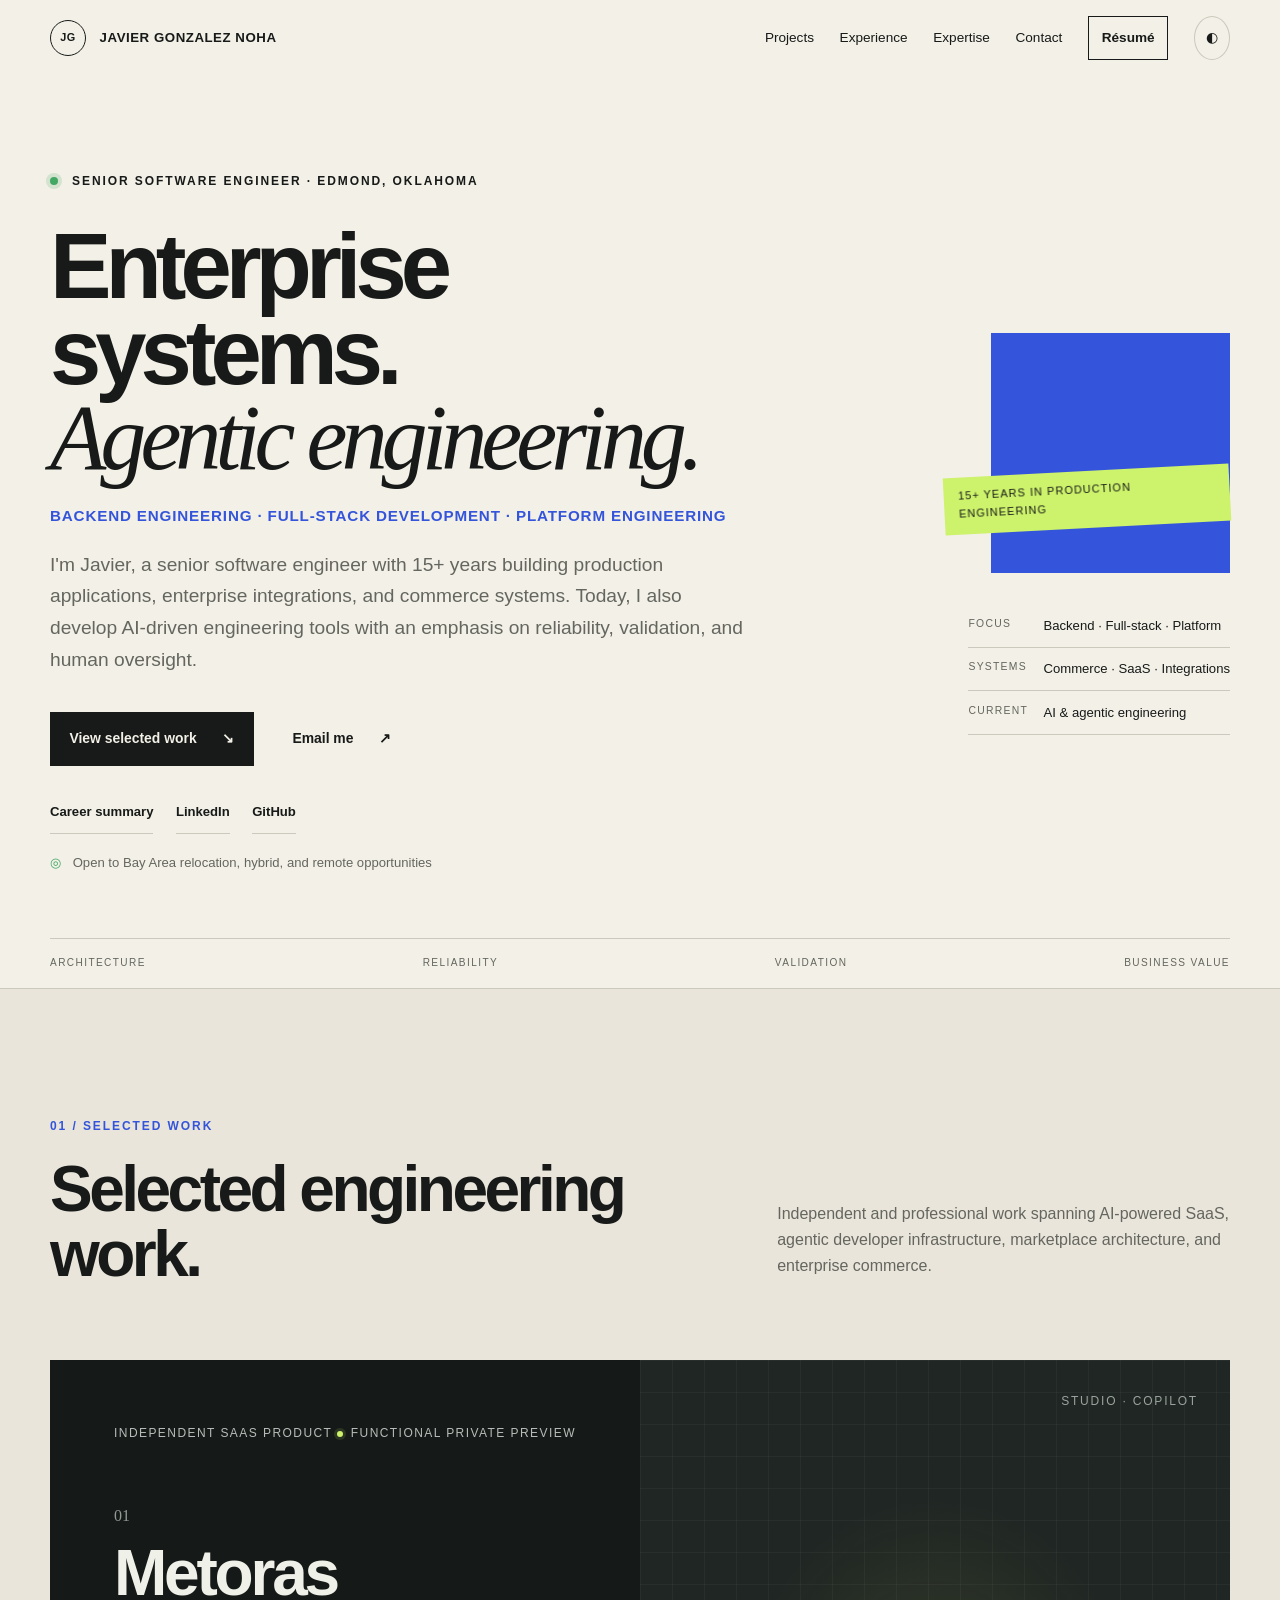
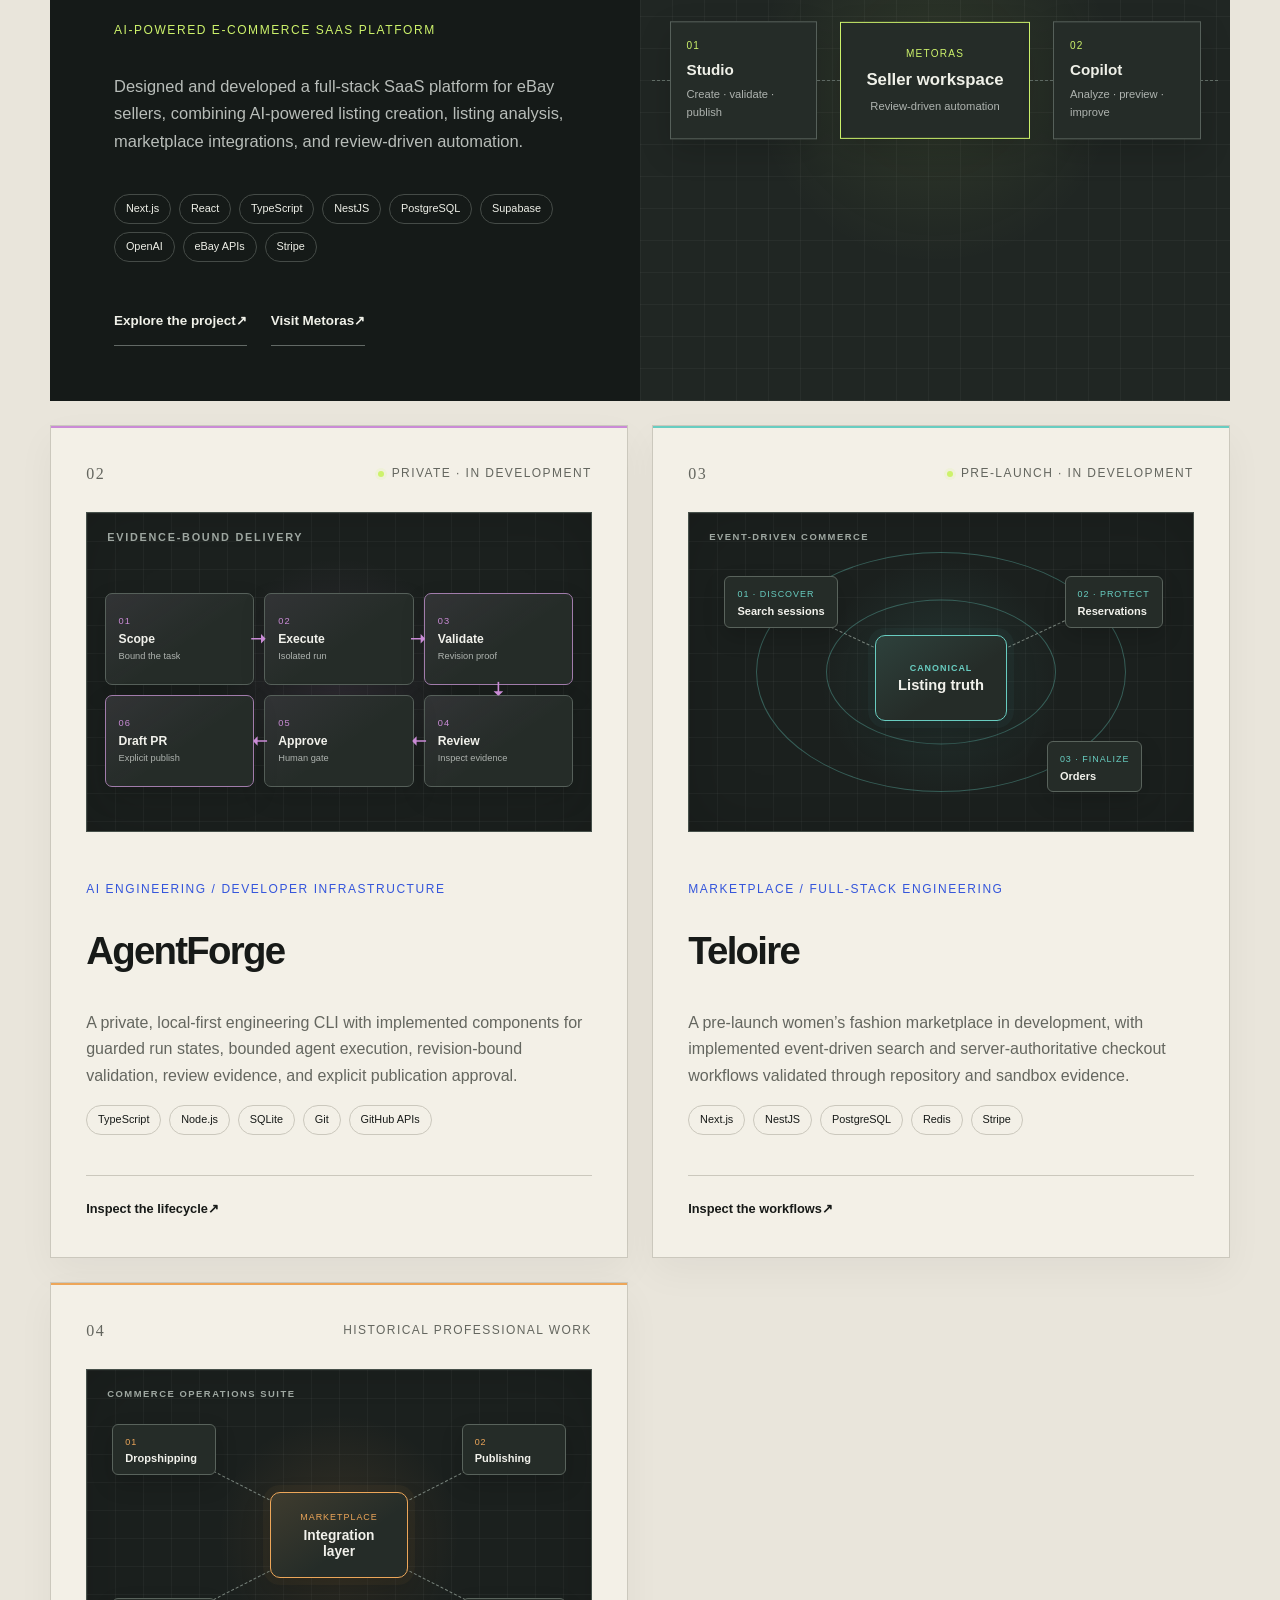
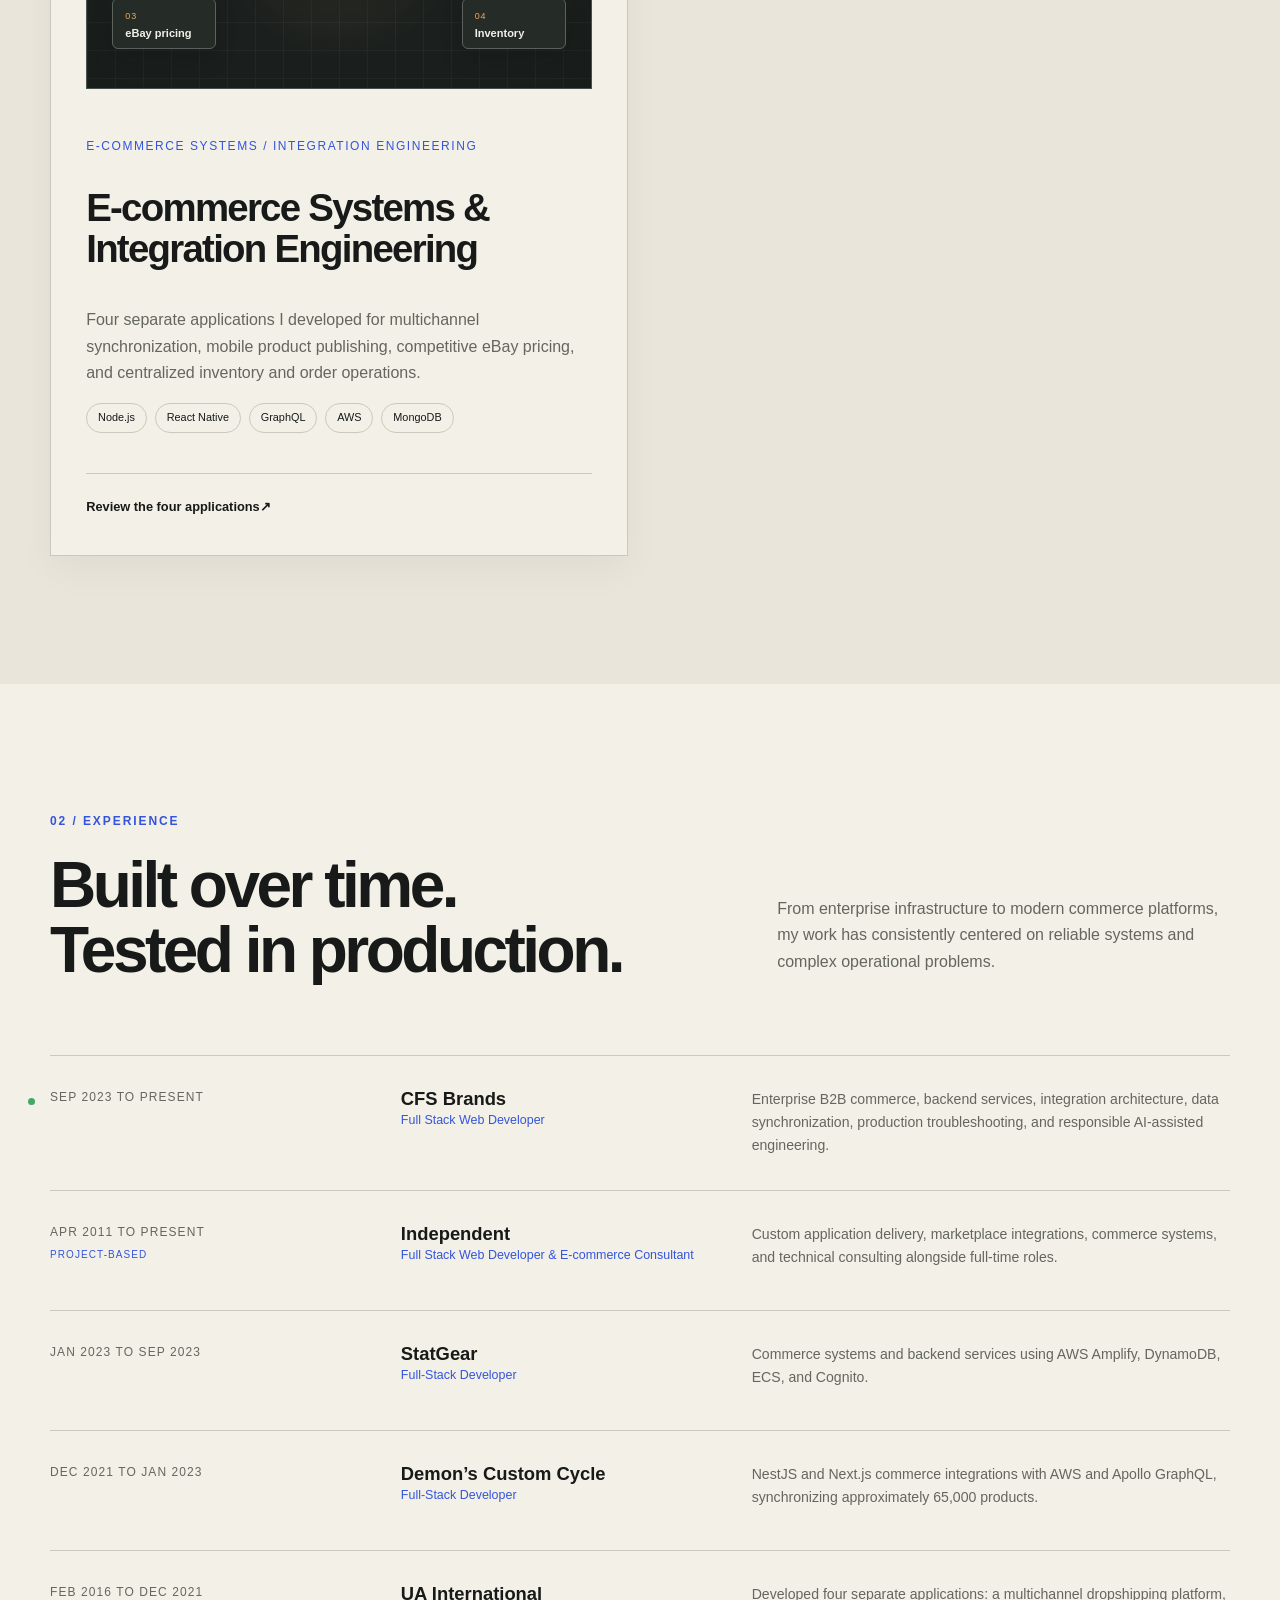
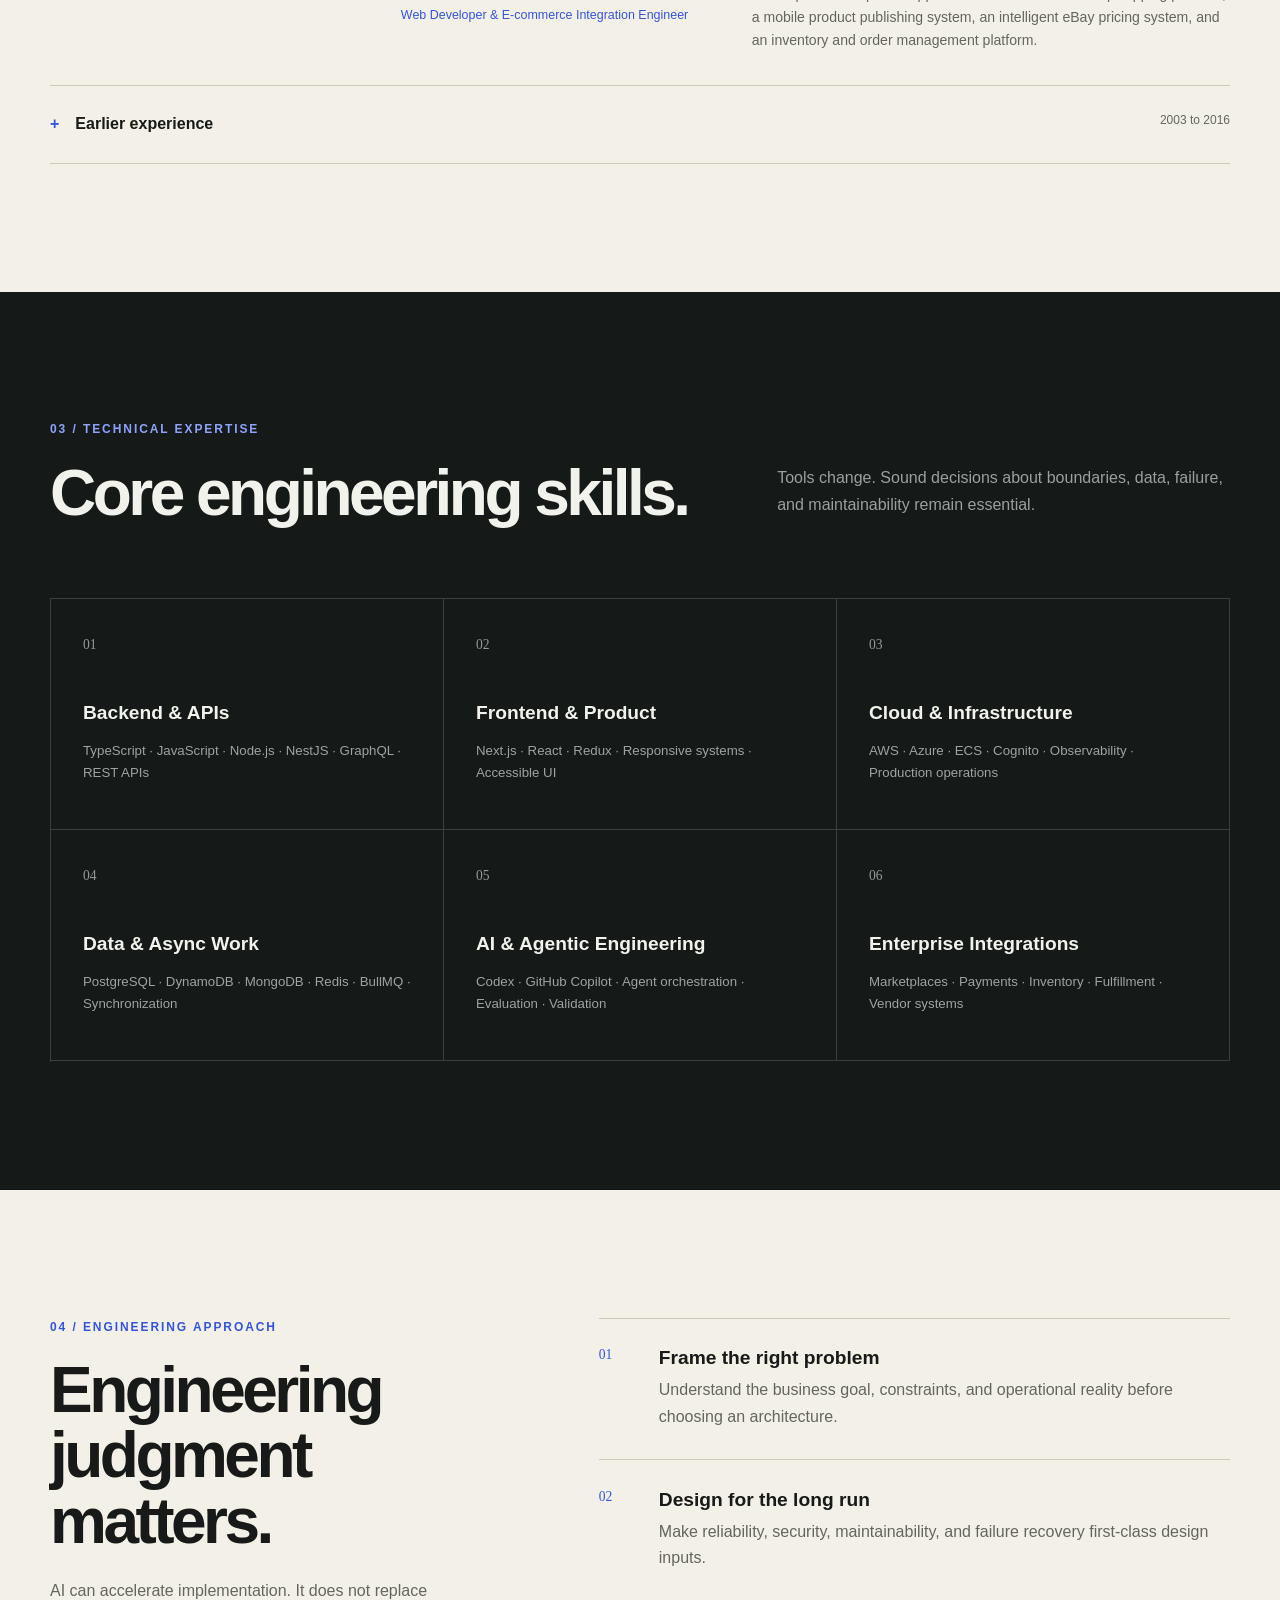
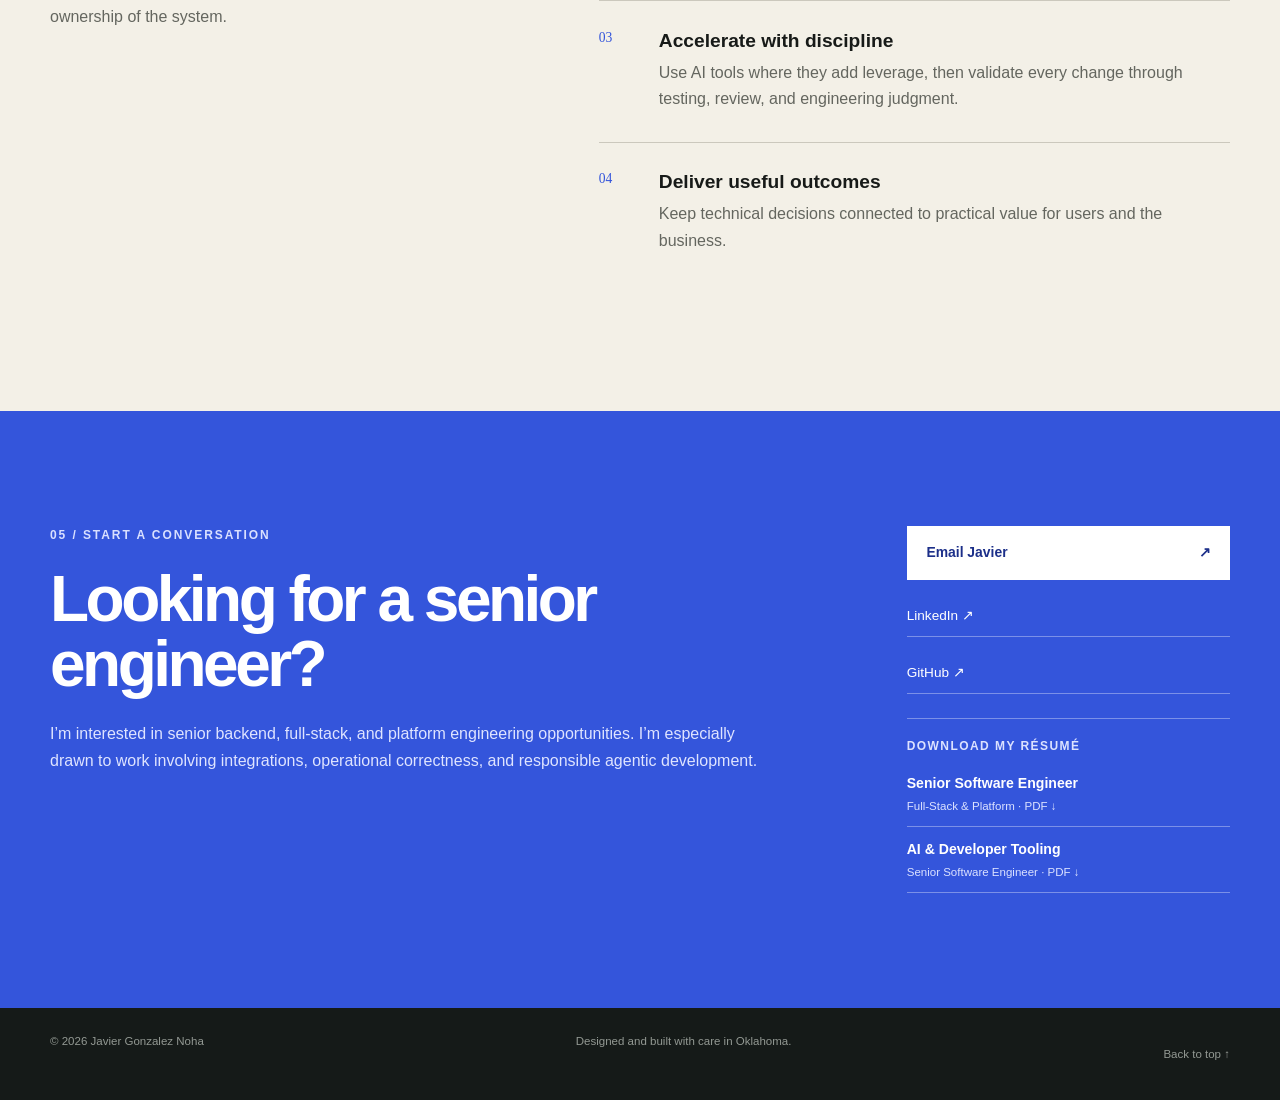
<file: index.html>
<!doctype html>
<html lang="en" data-theme="light">
<head>
  <meta charset="utf-8"><meta name="viewport" content="width=device-width, initial-scale=1">
  <title>Javier Gonzalez Noha | Senior Software Engineer</title>
  <meta name="description" content="Senior software engineer specializing in backend architecture, full-stack systems, enterprise integrations, and AI-assisted engineering."><meta name="author" content="Javier Gonzalez Noha"><meta name="theme-color" content="#f4f1e8">
  <link rel="canonical" href="https://jagnoha.dev/"><link rel="icon" href="assets/favicon.svg" type="image/svg+xml"><link rel="stylesheet" href="assets/css/site.css?v=20261023-3">
  <meta property="og:type" content="website">
  <meta property="og:title" content="Javier Gonzalez Noha | Senior Software Engineer">
  <meta property="og:description" content="Enterprise commerce, platform integrations, and reliable AI-assisted engineering.">
  <meta property="og:url" content="https://jagnoha.dev/">
  <meta property="og:image" content="https://jagnoha.dev/assets/social-preview-jagnoha-dev-v2.png">
  <meta property="og:image:secure_url" content="https://jagnoha.dev/assets/social-preview-jagnoha-dev-v2.png">
  <meta property="og:image:type" content="image/png">
  <meta property="og:image:width" content="1200">
  <meta property="og:image:height" content="630">
  <meta property="og:image:alt" content="Javier Gonzalez Noha, Senior Software Engineer specializing in backend, full-stack, and AI engineering">
  <meta name="twitter:card" content="summary_large_image">
  <meta name="twitter:title" content="Javier Gonzalez Noha | Senior Software Engineer">
  <meta name="twitter:description" content="Enterprise commerce, platform integrations, and reliable AI-assisted engineering.">
  <meta name="twitter:image" content="https://jagnoha.dev/assets/social-preview-jagnoha-dev-v2.png">
  <meta name="twitter:image:alt" content="Javier Gonzalez Noha, Senior Software Engineer specializing in backend, full-stack, and AI engineering">
  <script type="application/ld+json">{"@context":"https://schema.org","@type":"Person","name":"Javier Gonzalez Noha","url":"https://jagnoha.dev/","image":"https://jagnoha.dev/images/face.webp","jobTitle":"Senior Software Engineer","address":{"@type":"PostalAddress","addressLocality":"Edmond","addressRegion":"Oklahoma","addressCountry":"US"},"sameAs":["https://github.com/jagnoha","https://www.linkedin.com/in/javier-gonzalez-noha-663a89b1/"],"knowsAbout":["Backend architecture","Full-stack engineering","Enterprise integrations","AI-assisted software engineering"]}</script>
</head>
<body>
  <a class="skip-link" href="#main">Skip to content</a>
  <header class="site-header" data-header><div class="shell nav-wrap">
    <a class="brand" href="#top" aria-label="Javier Gonzalez Noha, home"><span class="brand-mark" aria-hidden="true">JG</span><span>Javier Gonzalez Noha</span></a>
    <button class="nav-toggle" type="button" aria-expanded="false" aria-controls="site-nav" data-menu><span></span><span></span><span></span><span class="sr-only">Open menu</span></button>
    <nav id="site-nav" class="site-nav" aria-label="Primary navigation"><a href="#projects">Projects</a><a href="#experience">Experience</a><a href="#expertise">Expertise</a><a href="#contact">Contact</a><a class="nav-resume" href="assets/resumes/senior-full-stack-platform.pdf" download="Javier-Gonzalez-Noha-Senior-Software-Engineer.pdf">Résumé<span class="sr-only">. Download Senior Software Engineer, Full-Stack and Platform PDF</span></a><button class="theme-toggle" type="button" data-theme-toggle aria-label="Switch to dark theme"><span aria-hidden="true">◐</span></button></nav>
  </div></header>
  <main id="main">
    <section class="hero" id="top"><div class="hero-grid shell">
      <div class="hero-copy reveal"><p class="eyebrow"><span class="signal"></span> Senior Software Engineer · Edmond, Oklahoma</p><h1>Enterprise systems.<br><em>Agentic engineering.</em></h1><p class="hero-specialization">Backend Engineering · Full-Stack Development · Platform Engineering</p><p class="lede">I'm Javier, a senior software engineer with 15+ years building production applications, enterprise integrations, and commerce systems. Today, I also develop AI-driven engineering tools with an emphasis on reliability, validation, and human oversight.</p><div class="hero-actions"><a class="button primary" href="#projects">View selected work <span aria-hidden="true">↘</span></a><a class="button text-button" href="mailto:gonzalezjaaa@gmail.com">Email me <span aria-hidden="true">↗</span></a></div><div class="hero-links" aria-label="Professional profiles"><a href="#experience">Career summary</a><a href="https://www.linkedin.com/in/javier-gonzalez-noha-663a89b1/" target="_blank" rel="noopener">LinkedIn <span class="sr-only">(opens in new tab)</span></a><a href="https://github.com/jagnoha" target="_blank" rel="noopener">GitHub <span class="sr-only">(opens in new tab)</span></a></div><div class="availability"><span aria-hidden="true">◎</span> Open to Bay Area relocation, hybrid, and remote opportunities</div></div>
      <aside class="hero-panel reveal" aria-label="Engineering profile"><div class="portrait-wrap"><picture><source media="(max-width: 680px)" srcset="[data-uri]"><img src="images/face.webp" width="700" height="700" alt="Javier Gonzalez Noha" fetchpriority="high"></picture><span class="portrait-caption">15+ years in production engineering</span></div><dl class="profile-facts"><div><dt>Focus</dt><dd>Backend · Full-stack · Platform</dd></div><div><dt>Systems</dt><dd>Commerce · SaaS · Integrations</dd></div><div><dt>Current</dt><dd>AI &amp; agentic engineering</dd></div></dl></aside>
    </div><div class="shell hero-note" aria-hidden="true"><span>Architecture</span><span>Reliability</span><span>Validation</span><span>Business value</span></div></section>

    <section class="section projects" id="projects"><div class="shell">
      <div class="section-heading reveal"><div><p class="kicker">01 / Selected work</p><h2>Selected engineering work.</h2></div><p>Independent and professional work spanning AI-powered SaaS, agentic developer infrastructure, marketplace architecture, and enterprise commerce.</p></div>
      <article class="project-feature project-dark reveal"><div class="project-content"><div class="project-meta"><span>Independent SaaS product</span><span class="status"><i></i> Functional private preview</span></div><p class="project-index">01</p><h3>Metoras</h3><p class="project-type">AI-Powered E-commerce SaaS Platform</p><p>Designed and developed a full-stack SaaS platform for eBay sellers, combining AI-powered listing creation, listing analysis, marketplace integrations, and review-driven automation.</p><ul class="tag-list" aria-label="Technologies"><li>Next.js</li><li>React</li><li>TypeScript</li><li>NestJS</li><li>PostgreSQL</li><li>Supabase</li><li>OpenAI</li><li>eBay APIs</li><li>Stripe</li></ul><div class="feature-links"><a class="project-link" href="projects/metoras.html">Explore the project <span aria-hidden="true">↗</span></a><a class="project-link" href="https://metoras.com" target="_blank" rel="noopener">Visit Metoras <span class="sr-only">(opens in new tab)</span> <span aria-hidden="true">↗</span></a></div></div>
        <div class="metoras-visual" role="img" aria-label="Metoras connects two product workflows: Studio for creating listings and Copilot for reviewing and optimizing live listings"><div class="diagram-label">Studio · Copilot</div><div class="metoras-core"><small>Metoras</small><strong>Seller workspace</strong><span>Review-driven automation</span></div><div class="metoras-node metoras-studio"><small>01</small><strong>Studio</strong><span>Create · validate · publish</span></div><div class="metoras-node metoras-copilot"><small>02</small><strong>Copilot</strong><span>Analyze · preview · improve</span></div></div>
      </article>
      <div class="project-grid">
        <article class="project-card project-card-agentforge reveal"><div class="card-top"><span class="card-number">02</span><span class="status"><i></i> Private · In development</span></div><div class="compact-lifecycle" role="img" aria-label="AgentForge evidence-bound lifecycle from scoped task through validation and human-approved draft pull request publication"><span class="visual-label">Evidence-bound delivery</span><span class="lifecycle-step"><small>01</small><strong>Scope</strong><em>Bound the task</em></span><span class="lifecycle-step"><small>02</small><strong>Execute</strong><em>Isolated run</em></span><span class="lifecycle-step"><small>03</small><strong>Validate</strong><em>Revision proof</em></span><span class="lifecycle-step"><small>04</small><strong>Review</strong><em>Inspect evidence</em></span><span class="lifecycle-step"><small>05</small><strong>Approve</strong><em>Human gate</em></span><span class="lifecycle-step"><small>06</small><strong>Draft PR</strong><em>Explicit publish</em></span></div><p class="project-type">AI Engineering / Developer Infrastructure</p><h3>AgentForge</h3><p>A private, local-first engineering CLI with implemented components for guarded run states, bounded agent execution, revision-bound validation, review evidence, and explicit publication approval.</p><ul class="tag-list"><li>TypeScript</li><li>Node.js</li><li>SQLite</li><li>Git</li><li>GitHub APIs</li></ul><div class="card-links"><a href="projects/agentforge.html">Inspect the lifecycle <span aria-hidden="true">↗</span></a></div></article>
        <article class="project-card project-card-teloire reveal"><div class="card-top"><span class="card-number">03</span><span class="status"><i></i> Pre-launch · In development</span></div><div class="commerce-visual" role="img" aria-label="Implemented Teloire components connecting canonical listings to search sessions, checkout reservations, and immutable orders"><span class="visual-label">Event-driven commerce</span><span class="orbit orbit-a"></span><span class="orbit orbit-b"></span><span class="commerce-core"><small>Canonical</small><strong>Listing truth</strong></span><span class="commerce-node n1"><small>01 · Discover</small><strong>Search sessions</strong></span><span class="commerce-node n2"><small>02 · Protect</small><strong>Reservations</strong></span><span class="commerce-node n3"><small>03 · Finalize</small><strong>Orders</strong></span></div><p class="project-type">Marketplace / Full-Stack Engineering</p><h3>Teloire</h3><p>A pre-launch women’s fashion marketplace in development, with implemented event-driven search and server-authoritative checkout workflows validated through repository and sandbox evidence.</p><ul class="tag-list"><li>Next.js</li><li>NestJS</li><li>PostgreSQL</li><li>Redis</li><li>Stripe</li></ul><div class="card-links"><a href="projects/teloire.html">Inspect the workflows <span aria-hidden="true">↗</span></a></div></article>
        <article class="project-card project-card-commerce reveal"><div class="card-top"><span class="card-number">04</span><span class="status muted">Historical professional work</span></div><div class="integration-visual" role="img" aria-label="Four separate UA International applications: multichannel dropshipping, product publishing, intelligent eBay pricing, and inventory and order management"><span class="visual-label">Commerce operations suite</span><span class="hub"><small>Marketplace</small><strong>Integration layer</strong></span><span class="spoke s1"><small>01</small><strong>Dropshipping</strong></span><span class="spoke s2"><small>02</small><strong>Publishing</strong></span><span class="spoke s3"><small>03</small><strong>eBay pricing</strong></span><span class="spoke s4"><small>04</small><strong>Inventory</strong></span></div><p class="project-type">E-commerce Systems / Integration Engineering</p><h3>E-commerce Systems &amp; Integration Engineering</h3><p>Four separate applications I developed for multichannel synchronization, mobile product publishing, competitive eBay pricing, and centralized inventory and order operations.</p><ul class="tag-list"><li>Node.js</li><li>React Native</li><li>GraphQL</li><li>AWS</li><li>MongoDB</li></ul><div class="card-links"><a href="projects/commerce-platform.html">Review the four applications <span aria-hidden="true">↗</span></a></div></article>
      </div>
    </div></section>

    <section class="section experience" id="experience"><div class="shell"><div class="section-heading reveal"><div><p class="kicker">02 / Experience</p><h2>Built over time.<br>Tested in production.</h2></div><p>From enterprise infrastructure to modern commerce platforms, my work has consistently centered on reliable systems and complex operational problems.</p></div><div class="timeline">
      <article class="role reveal current"><div class="role-date">Sep 2023 to Present</div><div><h3>CFS Brands</h3><p class="role-title">Full Stack Web Developer</p></div><p>Enterprise B2B commerce, backend services, integration architecture, data synchronization, production troubleshooting, and responsible AI-assisted engineering.</p></article>
      <article class="role reveal consulting"><div class="role-date">Apr 2011 to Present <small>Project-based</small></div><div><h3>Independent</h3><p class="role-title">Full Stack Web Developer &amp; E-commerce Consultant</p></div><p>Custom application delivery, marketplace integrations, commerce systems, and technical consulting alongside full-time roles.</p></article>
      <article class="role reveal"><div class="role-date">Jan 2023 to Sep 2023</div><div><h3>StatGear</h3><p class="role-title">Full-Stack Developer</p></div><p>Commerce systems and backend services using AWS Amplify, DynamoDB, ECS, and Cognito.</p></article>
      <article class="role reveal"><div class="role-date">Dec 2021 to Jan 2023</div><div><h3>Demon’s Custom Cycle</h3><p class="role-title">Full-Stack Developer</p></div><p>NestJS and Next.js commerce integrations with AWS and Apollo GraphQL, synchronizing approximately 65,000 products.</p></article>
      <article class="role reveal"><div class="role-date">Feb 2016 to Dec 2021</div><div><h3>UA International</h3><p class="role-title">Web Developer &amp; E-commerce Integration Engineer</p></div><p>Developed four separate applications: a multichannel dropshipping platform, a mobile product publishing system, an intelligent eBay pricing system, and an inventory and order management platform.</p></article>
      <details class="earlier-roles reveal"><summary>Earlier experience <span>2003 to 2016</span></summary><div class="earlier-list"><article class="role"><div class="role-date">Jun 2015 to Feb 2016</div><div><h3>Gridics</h3><p class="role-title">Web Developer</p></div><p>Frontend development in an early-stage real estate technology startup.</p></article><article class="role"><div class="role-date">Nov 2011 to Apr 2015</div><div><h3>JL Technology, C.A.</h3><p class="role-title">Founder &amp; Technology Consultant</p></div><p>Entrepreneurship, technical consulting, custom software, and client project delivery.</p></article><article class="role"><div class="role-date">Mar 2003 to Aug 2015</div><div><h3>PDVSA</h3><p class="role-title">Server Analyst</p></div><p>Enterprise infrastructure, server administration, troubleshooting, system reliability, and operational support.</p></article></div></details>
    </div></div></section>

    <section class="section expertise" id="expertise"><div class="shell"><div class="section-heading reveal"><div><p class="kicker">03 / Technical expertise</p><h2>Core engineering skills.</h2></div><p>Tools change. Sound decisions about boundaries, data, failure, and maintainability remain essential.</p></div><div class="expertise-grid">
      <article class="expertise-card reveal"><span>01</span><h3>Backend &amp; APIs</h3><p>TypeScript · JavaScript · Node.js · NestJS · GraphQL · REST APIs</p></article><article class="expertise-card reveal"><span>02</span><h3>Frontend &amp; Product</h3><p>Next.js · React · Redux · Responsive systems · Accessible UI</p></article><article class="expertise-card reveal"><span>03</span><h3>Cloud &amp; Infrastructure</h3><p>AWS · Azure · ECS · Cognito · Observability · Production operations</p></article><article class="expertise-card reveal"><span>04</span><h3>Data &amp; Async Work</h3><p>PostgreSQL · DynamoDB · MongoDB · Redis · BullMQ · Synchronization</p></article><article class="expertise-card reveal"><span>05</span><h3>AI &amp; Agentic Engineering</h3><p>Codex · GitHub Copilot · Agent orchestration · Evaluation · Validation</p></article><article class="expertise-card reveal"><span>06</span><h3>Enterprise Integrations</h3><p>Marketplaces · Payments · Inventory · Fulfillment · Vendor systems</p></article>
    </div></div></section>

    <section class="section approach" id="approach"><div class="shell approach-grid"><div class="approach-title reveal"><p class="kicker">04 / Engineering approach</p><h2>Engineering judgment matters.</h2><p>AI can accelerate implementation. It does not replace ownership of the system.</p></div><ol class="principles reveal"><li><span>01</span><div><h3>Frame the right problem</h3><p>Understand the business goal, constraints, and operational reality before choosing an architecture.</p></div></li><li><span>02</span><div><h3>Design for the long run</h3><p>Make reliability, security, maintainability, and failure recovery first-class design inputs.</p></div></li><li><span>03</span><div><h3>Accelerate with discipline</h3><p>Use AI tools where they add leverage, then validate every change through testing, review, and engineering judgment.</p></div></li><li><span>04</span><div><h3>Deliver useful outcomes</h3><p>Keep technical decisions connected to practical value for users and the business.</p></div></li></ol></div></section>

    <section class="contact" id="contact"><div class="shell contact-grid reveal"><div><p class="kicker">05 / Start a conversation</p><h2>Looking for a senior engineer?</h2><p>I’m interested in senior backend, full-stack, and platform engineering opportunities. I’m especially drawn to work involving integrations, operational correctness, and responsible agentic development.</p></div><div class="contact-actions"><a class="button light" href="mailto:gonzalezjaaa@gmail.com">Email Javier <span aria-hidden="true">↗</span></a><a href="https://www.linkedin.com/in/javier-gonzalez-noha-663a89b1/" target="_blank" rel="noopener">LinkedIn <span class="sr-only">(opens in new tab)</span> ↗</a><a href="https://github.com/jagnoha" target="_blank" rel="noopener">GitHub <span class="sr-only">(opens in new tab)</span> ↗</a><div class="resume-downloads" aria-labelledby="resume-downloads-heading"><h3 id="resume-downloads-heading">Download my résumé</h3><a href="assets/resumes/senior-full-stack-platform.pdf" download="Javier-Gonzalez-Noha-Senior-Software-Engineer.pdf"><strong>Senior Software Engineer</strong><span>Full-Stack &amp; Platform · PDF <span aria-hidden="true">↓</span></span></a><a href="assets/resumes/senior-ai-platform.pdf" download="Javier-Gonzalez-Noha-AI-Developer-Tooling.pdf"><strong>AI &amp; Developer Tooling</strong><span>Senior Software Engineer · PDF <span aria-hidden="true">↓</span></span></a></div></div></div></section>
  </main>
  <footer class="site-footer"><div class="shell"><p>© <span data-year></span> Javier Gonzalez Noha</p><p>Designed and built with care in Oklahoma.</p><a href="#top">Back to top ↑</a></div></footer>
  <script src="assets/js/site.js?v=20261022" defer></script>
</body>
</html>
</file>
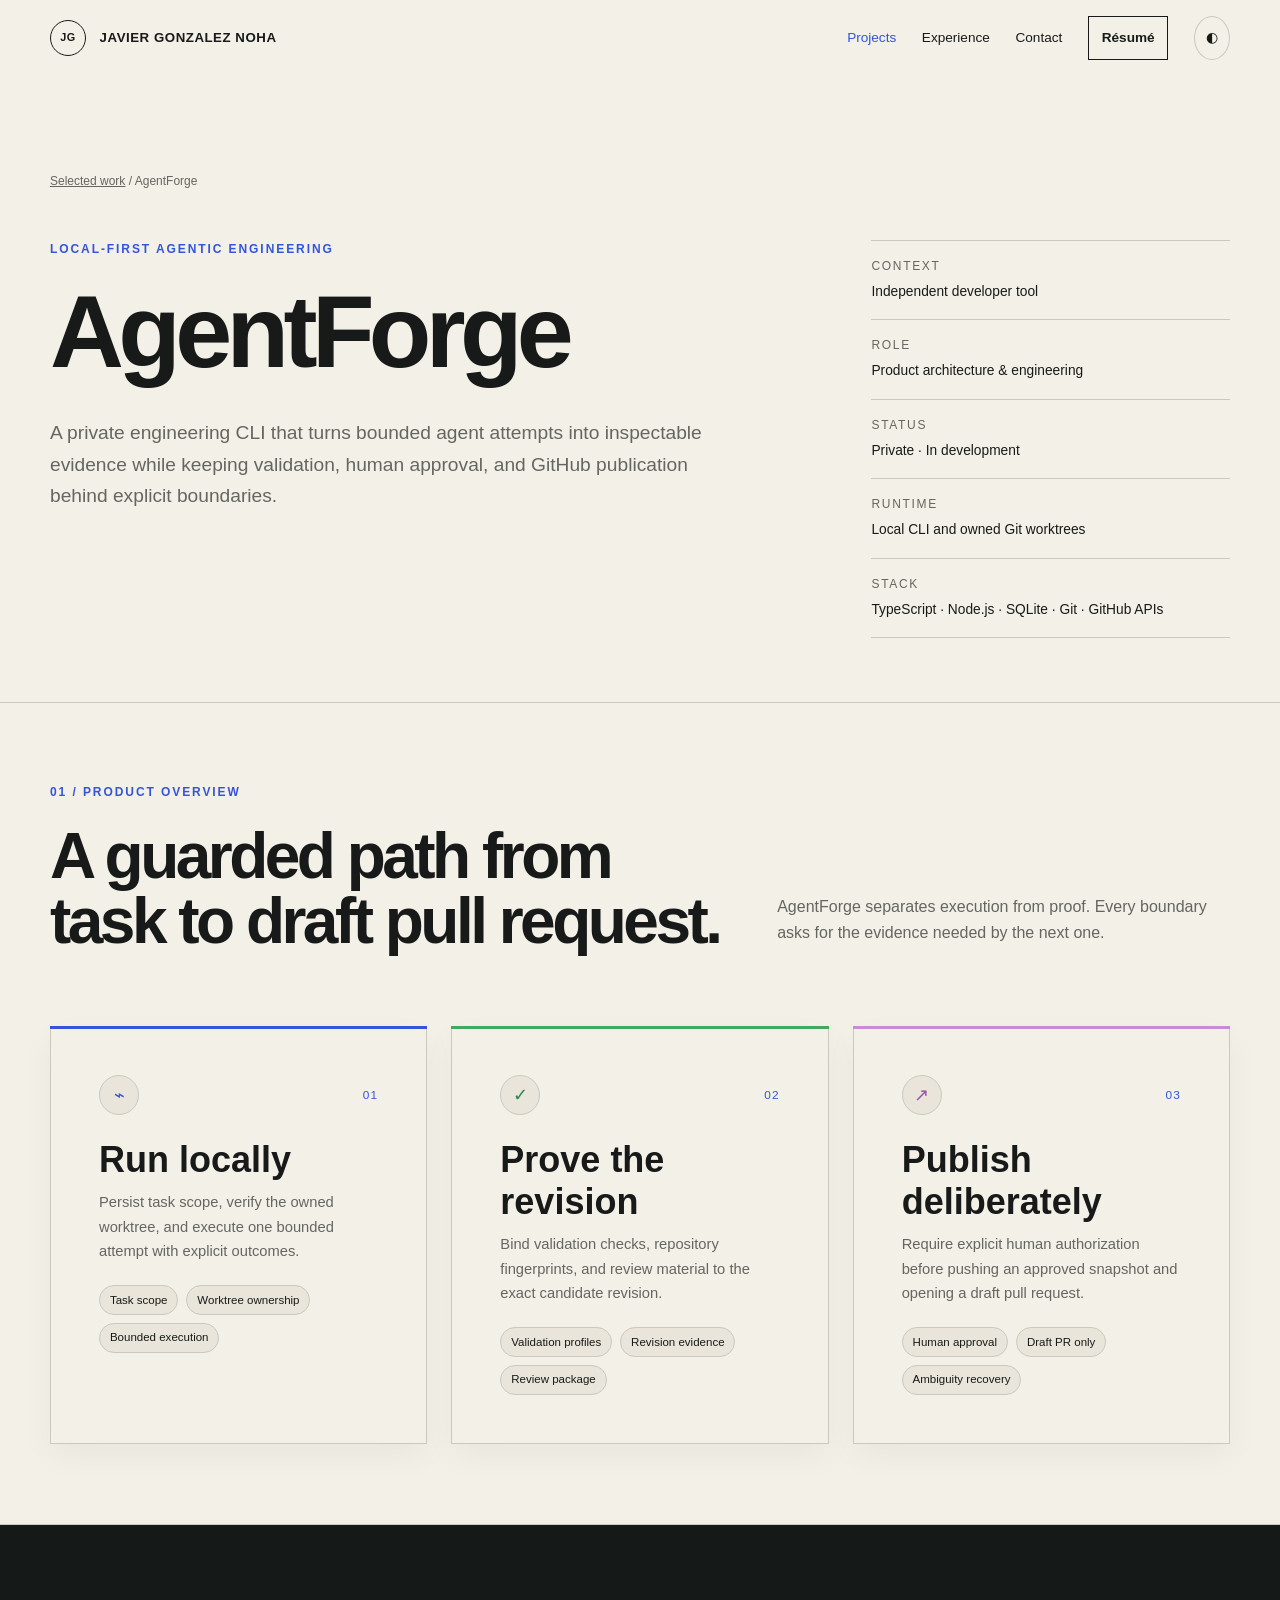
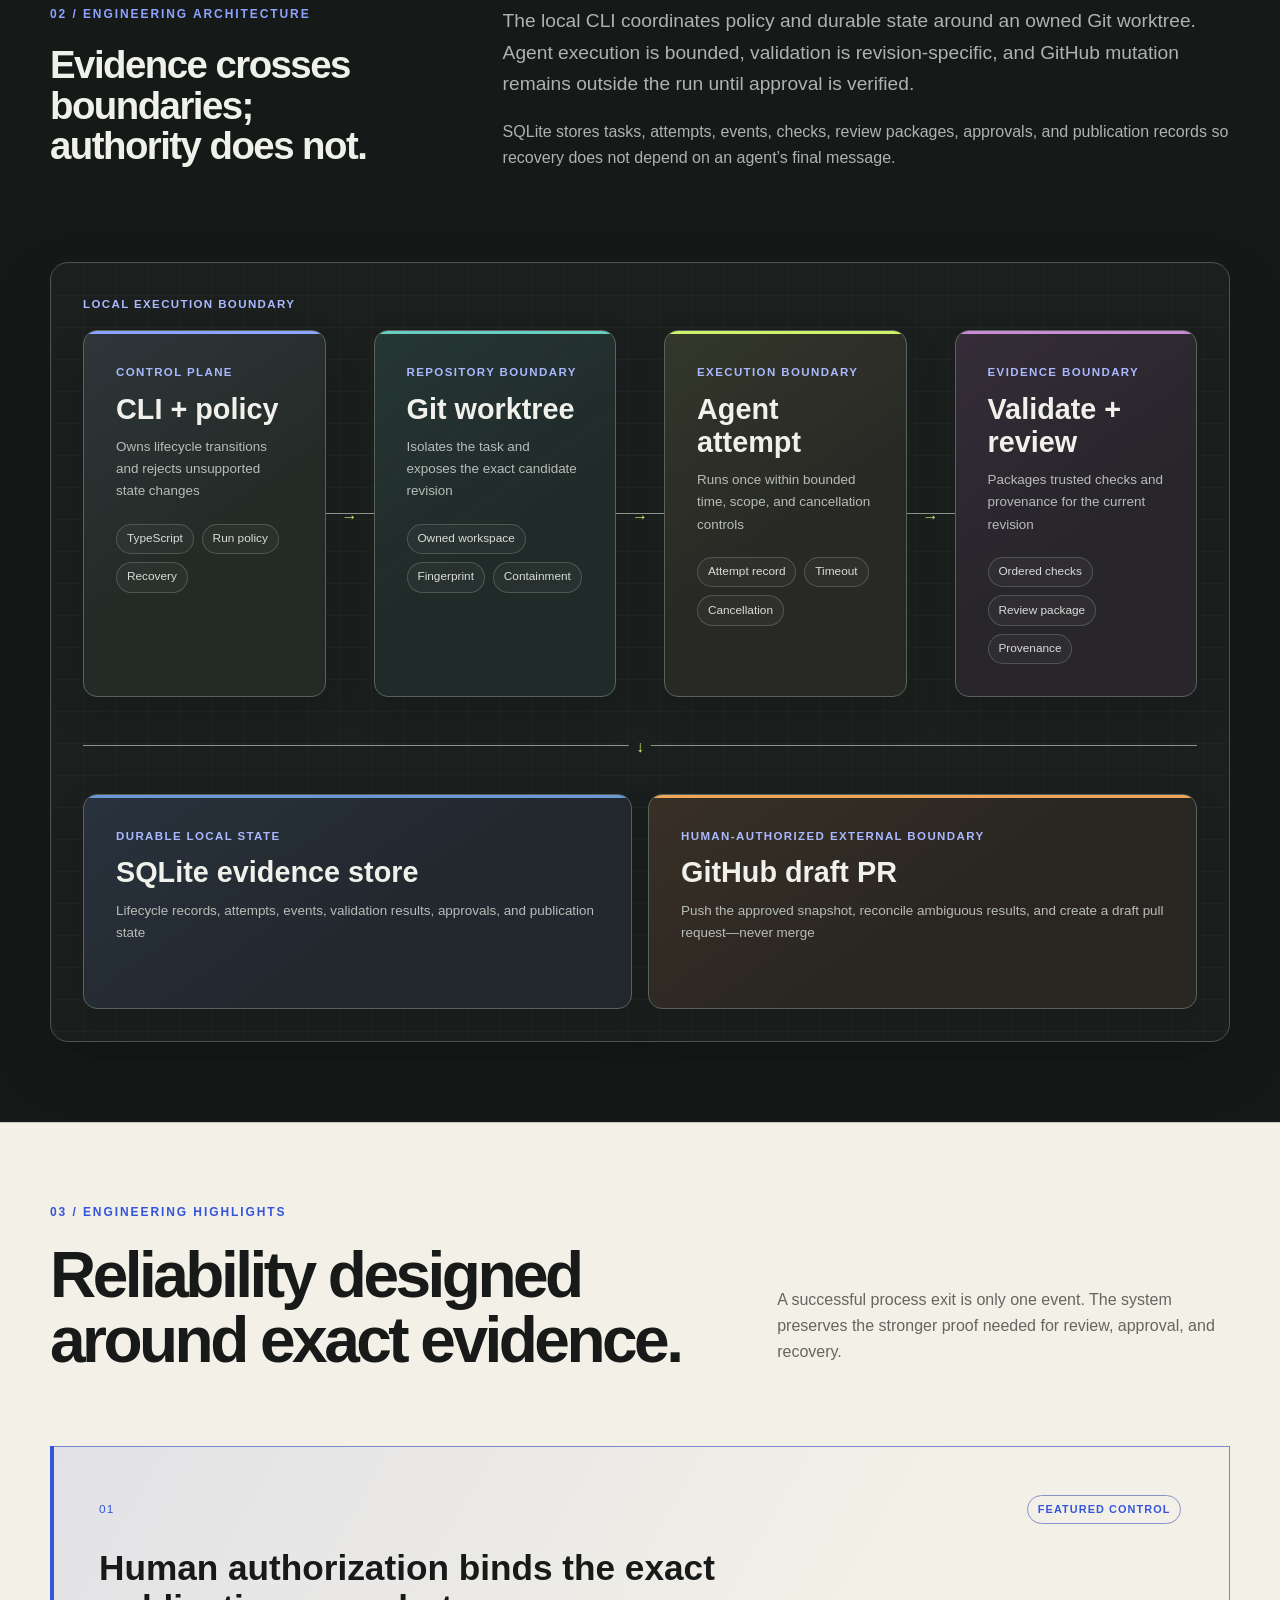
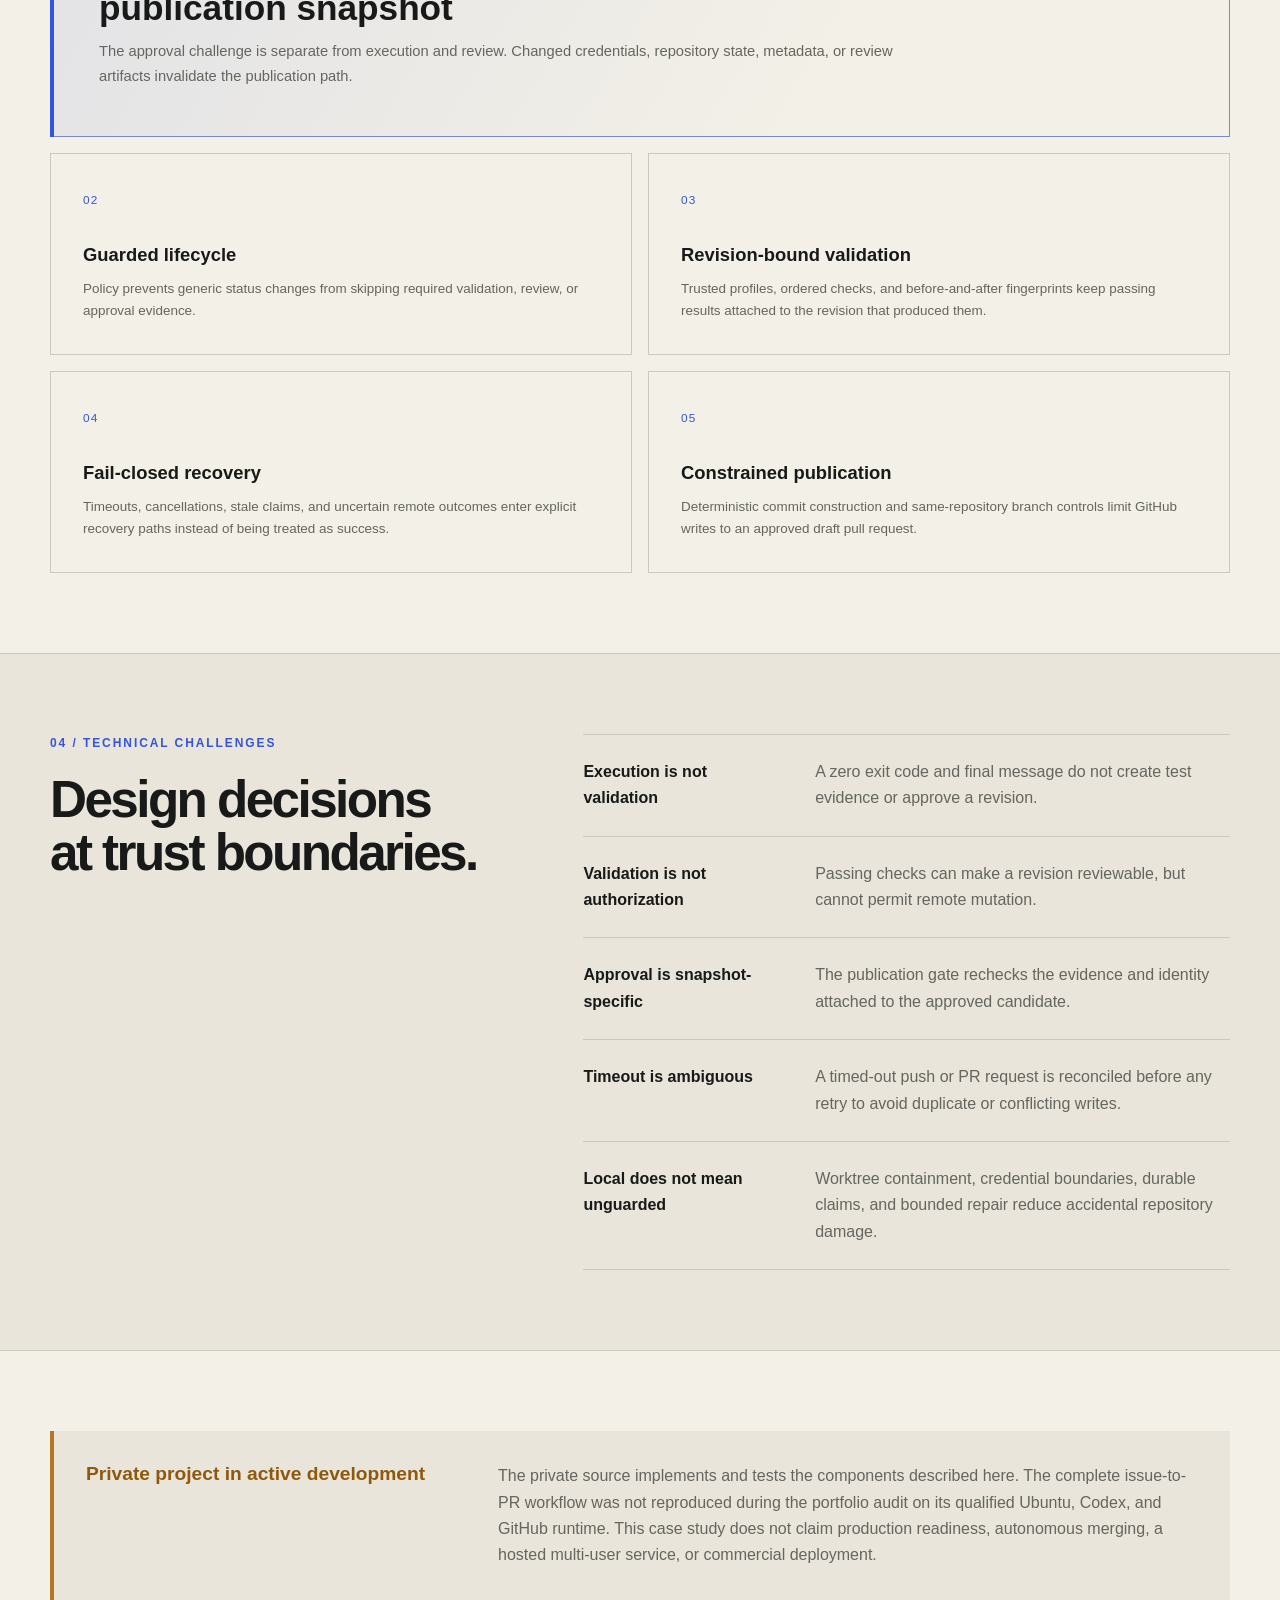
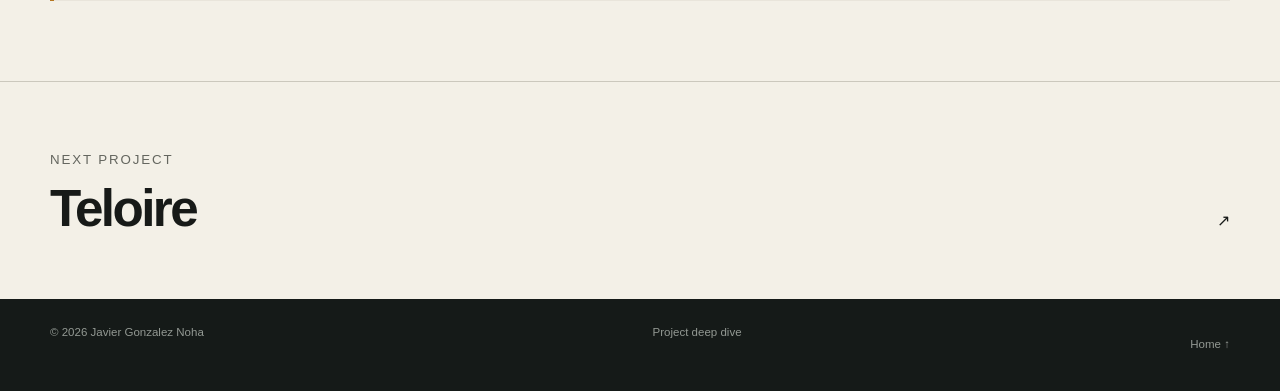
<file: projects/agentforge.html>
<!doctype html>
<html lang="en" data-theme="light">
<head>
  <meta charset="utf-8">
  <meta name="viewport" content="width=device-width, initial-scale=1">
  <title>AgentForge | Local-First Agentic Engineering Case Study | Javier Gonzalez Noha</title>
  <meta name="description" content="AgentForge is a private, local-first engineering CLI with evidence-bound execution, validation, review, approval, and draft pull-request publication.">
  <meta name="theme-color" content="#f4f1e8">
  <link rel="canonical" href="https://jagnoha.dev/projects/agentforge.html">
  <link rel="icon" href="../assets/favicon.svg" type="image/svg+xml">
  <link rel="stylesheet" href="../assets/css/site.css?v=20261023-3">
  <meta property="og:title" content="AgentForge | Local-First Agentic Engineering Case Study">
  <meta property="og:description" content="Verified lifecycle, evidence, recovery, and publication boundaries from a private engineering tool in active development.">
  <meta property="og:type" content="article">
  <meta property="og:url" content="https://jagnoha.dev/projects/agentforge.html">
</head>
<body>
  <a class="skip-link" href="#main">Skip to content</a>
  <header class="site-header detail-nav" data-header><div class="shell nav-wrap">
    <a class="brand" href="../index.html"><span class="brand-mark" aria-hidden="true">JG</span><span>Javier Gonzalez Noha</span></a>
    <button class="nav-toggle" type="button" aria-expanded="false" aria-controls="site-nav" data-menu><span></span><span></span><span></span><span class="sr-only">Open menu</span></button>
    <nav id="site-nav" class="site-nav" aria-label="Primary navigation"><a href="../index.html#projects" aria-current="page">Projects</a><a href="../index.html#experience">Experience</a><a href="../index.html#contact">Contact</a><a class="nav-resume" href="../assets/resumes/senior-full-stack-platform.pdf" download="Javier-Gonzalez-Noha-Senior-Software-Engineer.pdf">Résumé<span class="sr-only">. Download Senior Software Engineer, Full-Stack and Platform PDF</span></a><button class="theme-toggle" type="button" data-theme-toggle aria-label="Switch theme"><span aria-hidden="true">◐</span></button></nav>
  </div></header>
  <main class="detail-main" id="main">
    <section class="detail-hero"><div class="shell"><p class="breadcrumb"><a href="../index.html#projects">Selected work</a> / AgentForge</p><div class="detail-hero-grid"><div><p class="kicker">Local-first agentic engineering</p><h1>AgentForge</h1><p class="lede">A private engineering CLI that turns bounded agent attempts into inspectable evidence while keeping validation, human approval, and GitHub publication behind explicit boundaries.</p></div><dl class="detail-facts"><div><dt>Context</dt><dd>Independent developer tool</dd></div><div><dt>Role</dt><dd>Product architecture &amp; engineering</dd></div><div><dt>Status</dt><dd>Private · In development</dd></div><div><dt>Runtime</dt><dd>Local CLI and owned Git worktrees</dd></div><div><dt>Stack</dt><dd>TypeScript · Node.js · SQLite · Git · GitHub APIs</dd></div></dl></div></div></section>

    <section class="detail-section" id="product-overview"><div class="shell"><div class="section-heading"><div><p class="kicker">01 / Product overview</p><h2>A guarded path from task to draft pull request.</h2></div><p>AgentForge separates execution from proof. Every boundary asks for the evidence needed by the next one.</p></div><div class="product-workflows product-workflows-three">
      <article class="workflow-card"><div class="workflow-card-top"><span class="workflow-icon" aria-hidden="true">⌁</span><span class="workflow-number">01</span></div><h3>Run locally</h3><p>Persist task scope, verify the owned worktree, and execute one bounded attempt with explicit outcomes.</p><div class="workflow-capabilities"><span>Task scope</span><span>Worktree ownership</span><span>Bounded execution</span></div></article>
      <article class="workflow-card workflow-copilot"><div class="workflow-card-top"><span class="workflow-icon" aria-hidden="true">✓</span><span class="workflow-number">02</span></div><h3>Prove the revision</h3><p>Bind validation checks, repository fingerprints, and review material to the exact candidate revision.</p><div class="workflow-capabilities"><span>Validation profiles</span><span>Revision evidence</span><span>Review package</span></div></article>
      <article class="workflow-card workflow-violet"><div class="workflow-card-top"><span class="workflow-icon" aria-hidden="true">↗</span><span class="workflow-number">03</span></div><h3>Publish deliberately</h3><p>Require explicit human authorization before pushing an approved snapshot and opening a draft pull request.</p><div class="workflow-capabilities"><span>Human approval</span><span>Draft PR only</span><span>Ambiguity recovery</span></div></article>
    </div></div></section>

    <section class="detail-section architecture case-architecture" id="architecture"><div class="shell"><div class="detail-copy"><div><p class="kicker">02 / Engineering architecture</p><h2>Evidence crosses boundaries; authority does not.</h2></div><div class="prose"><p>The local CLI coordinates policy and durable state around an owned Git worktree. Agent execution is bounded, validation is revision-specific, and GitHub mutation remains outside the run until approval is verified.</p><p>SQLite stores tasks, attempts, events, checks, review packages, approvals, and publication records so recovery does not depend on an agent’s final message.</p></div></div><figure class="architecture-board" aria-labelledby="agentforge-architecture-caption">
      <figcaption class="sr-only" id="agentforge-architecture-caption">AgentForge architecture. A local CLI and policy layer coordinate an isolated Git worktree, a bounded agent runtime, validation and review evidence, then a separately authorized GitHub draft pull request publication boundary. SQLite persists lifecycle evidence throughout.</figcaption>
      <p class="architecture-board-label">Local execution boundary</p>
      <div class="architecture-flow-row architecture-flow-four">
        <div class="architecture-stage"><article class="system-card tone-blue"><p class="system-card-label">Control plane</p><h3>CLI + policy</h3><p class="system-card-summary">Owns lifecycle transitions and rejects unsupported state changes</p><div class="system-tags"><span>TypeScript</span><span>Run policy</span><span>Recovery</span></div></article></div>
        <div class="architecture-stage"><article class="system-card tone-teal"><p class="system-card-label">Repository boundary</p><h3>Git worktree</h3><p class="system-card-summary">Isolates the task and exposes the exact candidate revision</p><div class="system-tags"><span>Owned workspace</span><span>Fingerprint</span><span>Containment</span></div></article></div>
        <div class="architecture-stage"><article class="system-card tone-lime"><p class="system-card-label">Execution boundary</p><h3>Agent attempt</h3><p class="system-card-summary">Runs once within bounded time, scope, and cancellation controls</p><div class="system-tags"><span>Attempt record</span><span>Timeout</span><span>Cancellation</span></div></article></div>
        <div class="architecture-stage"><article class="system-card tone-violet"><p class="system-card-label">Evidence boundary</p><h3>Validate + review</h3><p class="system-card-summary">Packages trusted checks and provenance for the current revision</p><div class="system-tags"><span>Ordered checks</span><span>Review package</span><span>Provenance</span></div></article></div>
      </div>
      <div class="architecture-foundation architecture-foundation-two">
        <article class="system-card tone-data"><p class="system-card-label">Durable local state</p><h3>SQLite evidence store</h3><p class="system-card-summary">Lifecycle records, attempts, events, validation results, approvals, and publication state</p></article>
        <article class="system-card tone-publish"><p class="system-card-label">Human-authorized external boundary</p><h3>GitHub draft PR</h3><p class="system-card-summary">Push the approved snapshot, reconcile ambiguous results, and create a draft pull request—never merge</p></article>
      </div>
    </figure></div></section>

    <section class="detail-section" id="engineering-highlights"><div class="shell"><div class="section-heading"><div><p class="kicker">03 / Engineering highlights</p><h2>Reliability designed around exact evidence.</h2></div><p>A successful process exit is only one event. The system preserves the stronger proof needed for review, approval, and recovery.</p></div><div class="highlight-grid">
      <article class="highlight-featured"><div class="highlight-meta"><span>01</span><strong>Featured control</strong></div><h3>Human authorization binds the exact publication snapshot</h3><p>The approval challenge is separate from execution and review. Changed credentials, repository state, metadata, or review artifacts invalidate the publication path.</p></article>
      <article><span>02</span><h3>Guarded lifecycle</h3><p>Policy prevents generic status changes from skipping required validation, review, or approval evidence.</p></article>
      <article><span>03</span><h3>Revision-bound validation</h3><p>Trusted profiles, ordered checks, and before-and-after fingerprints keep passing results attached to the revision that produced them.</p></article>
      <article><span>04</span><h3>Fail-closed recovery</h3><p>Timeouts, cancellations, stale claims, and uncertain remote outcomes enter explicit recovery paths instead of being treated as success.</p></article>
      <article><span>05</span><h3>Constrained publication</h3><p>Deterministic commit construction and same-repository branch controls limit GitHub writes to an approved draft pull request.</p></article>
    </div></div></section>

    <section class="detail-section boundary-section"><div class="shell boundary-grid"><div><p class="kicker">04 / Technical challenges</p><h2>Design decisions at trust boundaries.</h2></div><ul class="boundary-list"><li><strong>Execution is not validation</strong><span>A zero exit code and final message do not create test evidence or approve a revision.</span></li><li><strong>Validation is not authorization</strong><span>Passing checks can make a revision reviewable, but cannot permit remote mutation.</span></li><li><strong>Approval is snapshot-specific</strong><span>The publication gate rechecks the evidence and identity attached to the approved candidate.</span></li><li><strong>Timeout is ambiguous</strong><span>A timed-out push or PR request is reconciled before any retry to avoid duplicate or conflicting writes.</span></li><li><strong>Local does not mean unguarded</strong><span>Worktree containment, credential boundaries, durable claims, and bounded repair reduce accidental repository damage.</span></li></ul></div></section>

    <section class="detail-section"><div class="shell"><div class="status-banner warning"><h3>Private project in active development</h3><p>The private source implements and tests the components described here. The complete issue-to-PR workflow was not reproduced during the portfolio audit on its qualified Ubuntu, Codex, and GitHub runtime. This case study does not claim production readiness, autonomous merging, a hosted multi-user service, or commercial deployment.</p></div></div></section>
    <nav class="next-project" aria-label="Next project"><a class="shell" href="teloire.html"><span><small>Next project</small><strong>Teloire</strong></span><span aria-hidden="true">↗</span></a></nav>
  </main>
  <footer class="site-footer"><div class="shell"><p>© <span data-year></span> Javier Gonzalez Noha</p><p>Project deep dive</p><a href="../index.html">Home ↑</a></div></footer>
  <script src="../assets/js/site.js?v=20261022" defer></script>
</body>
</html>
</file>
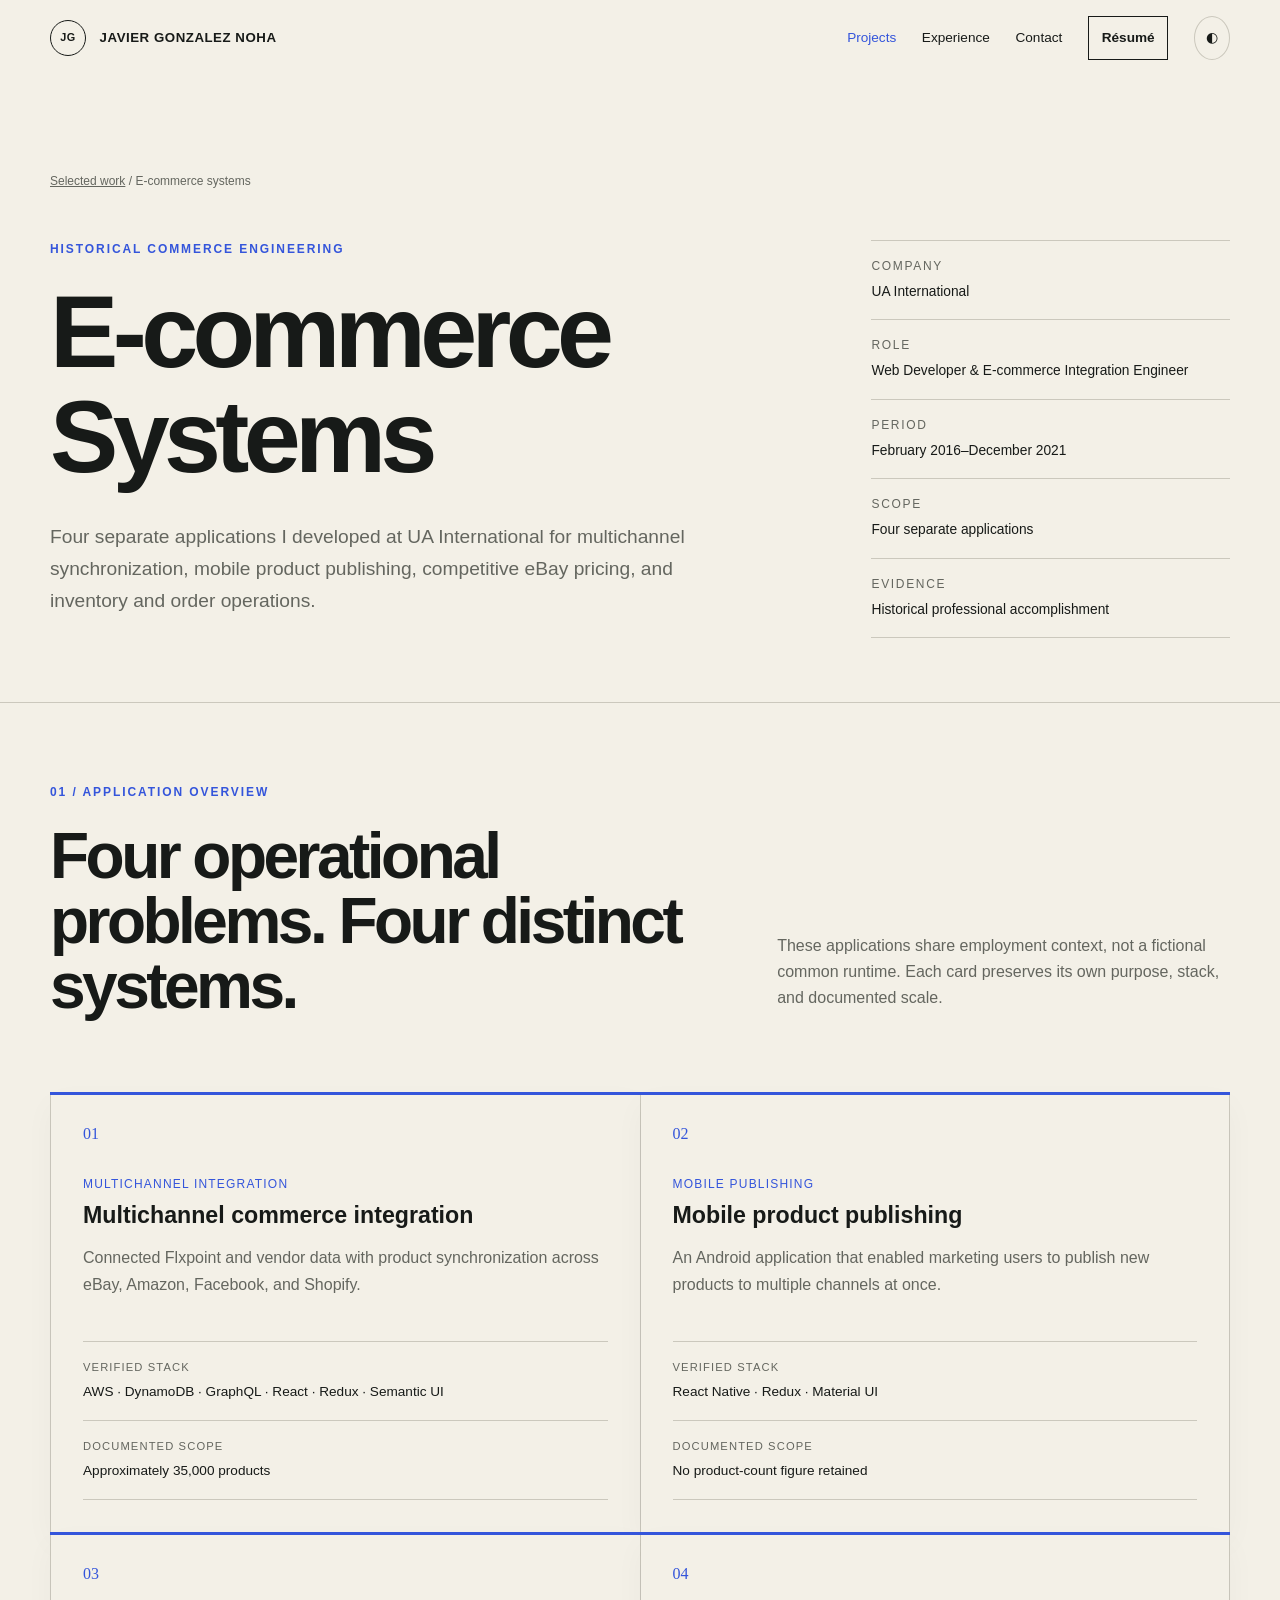
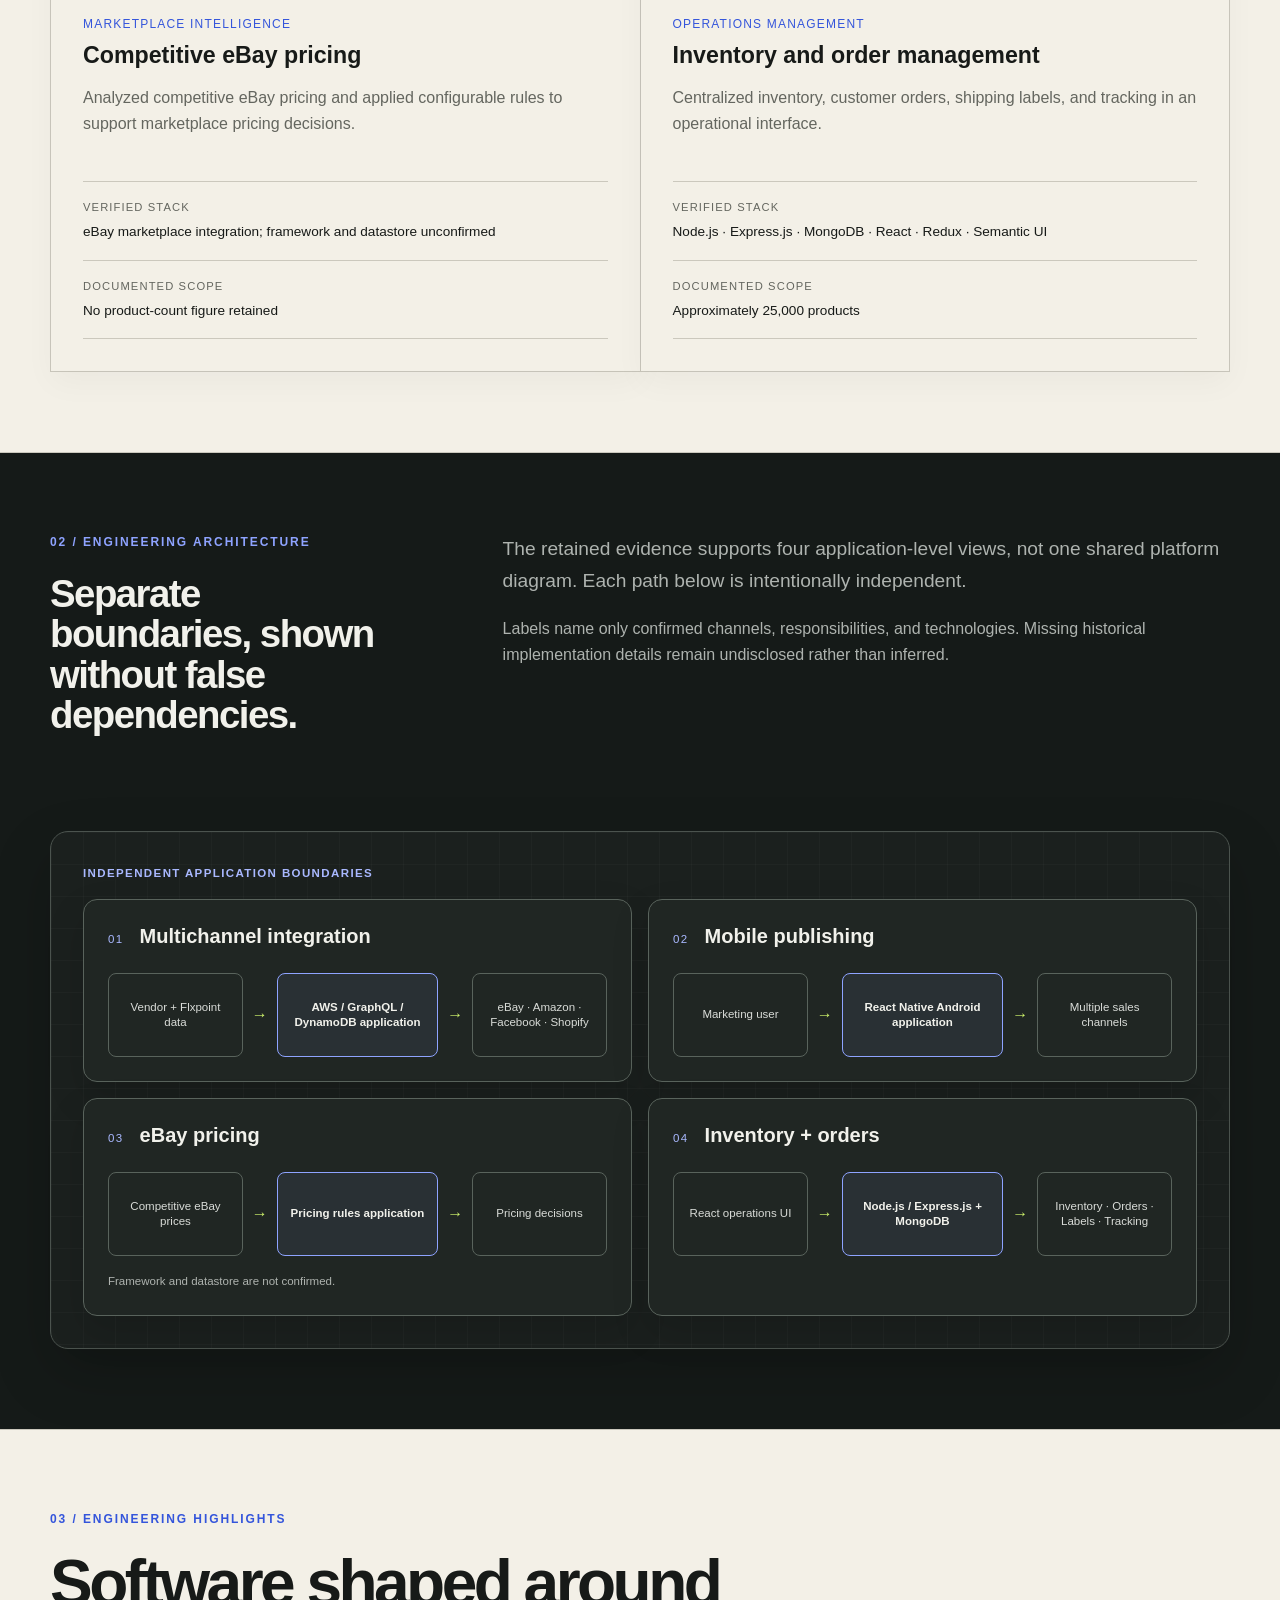
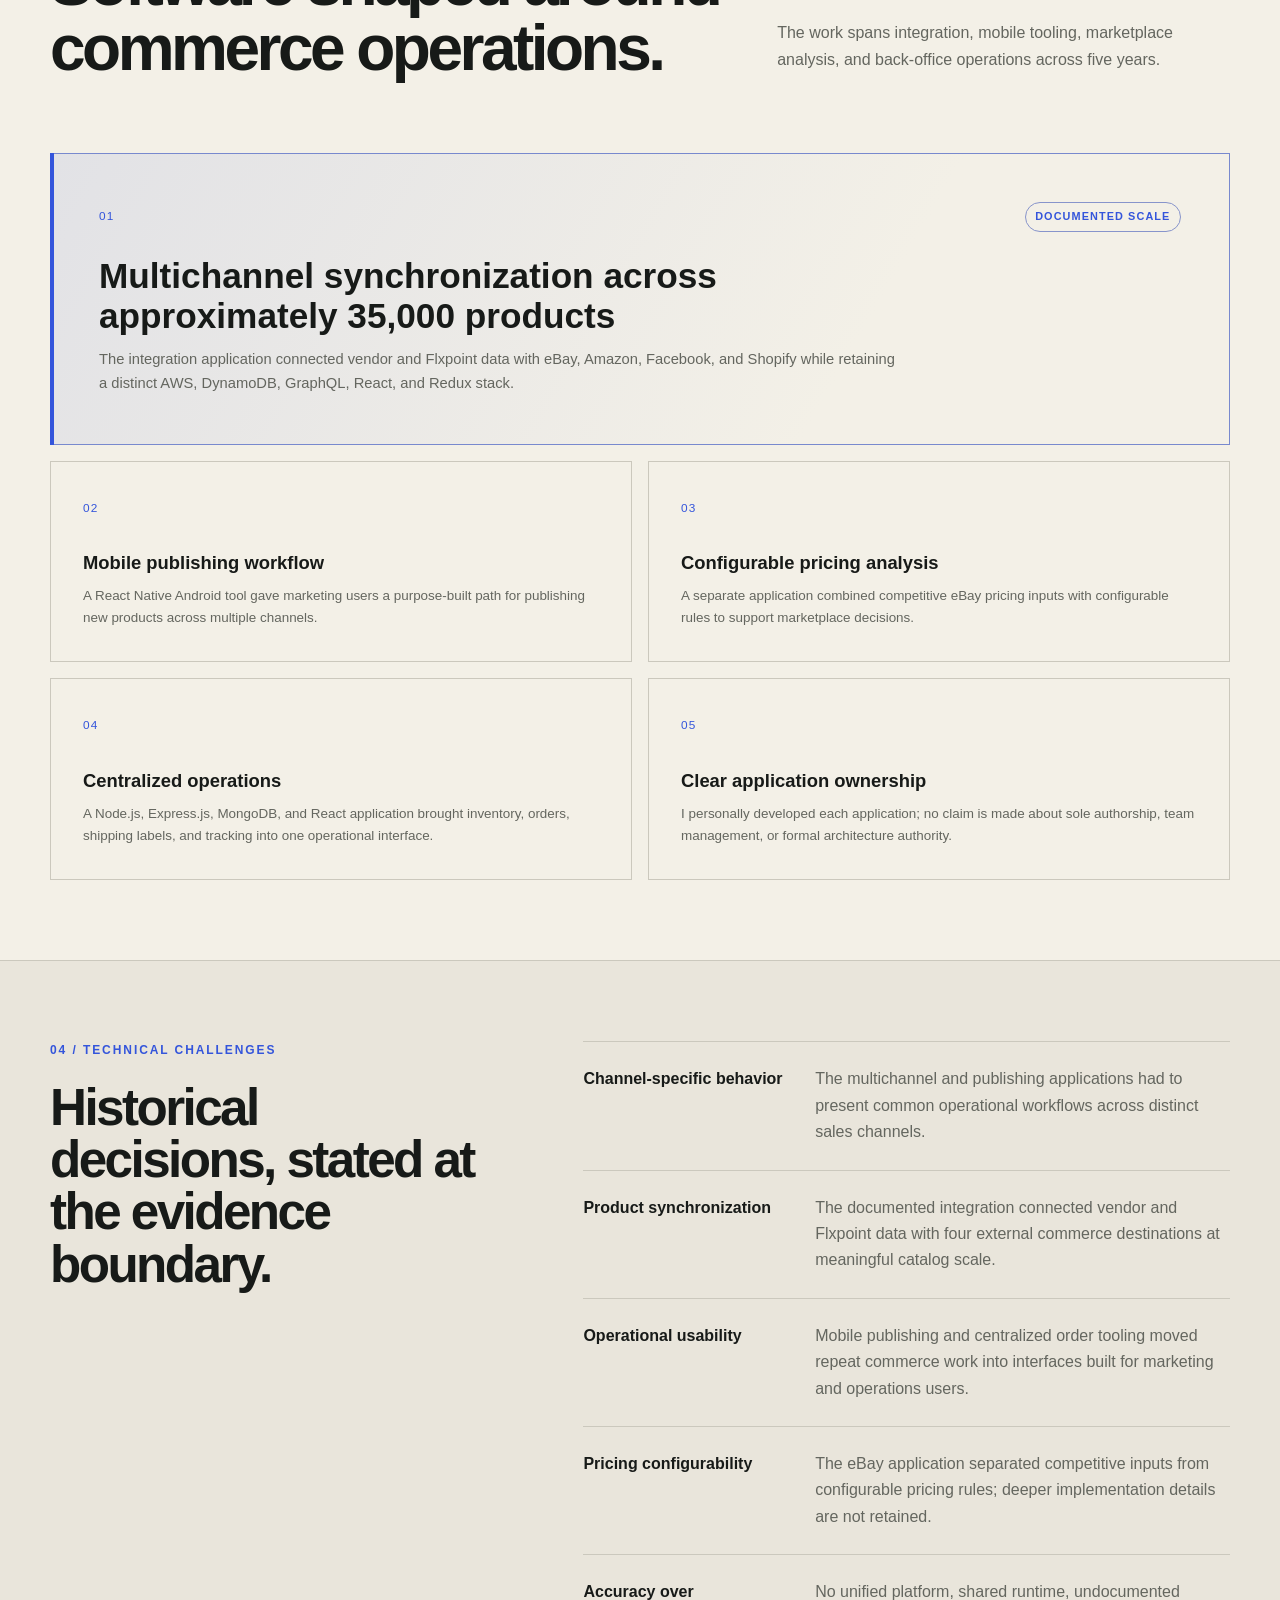
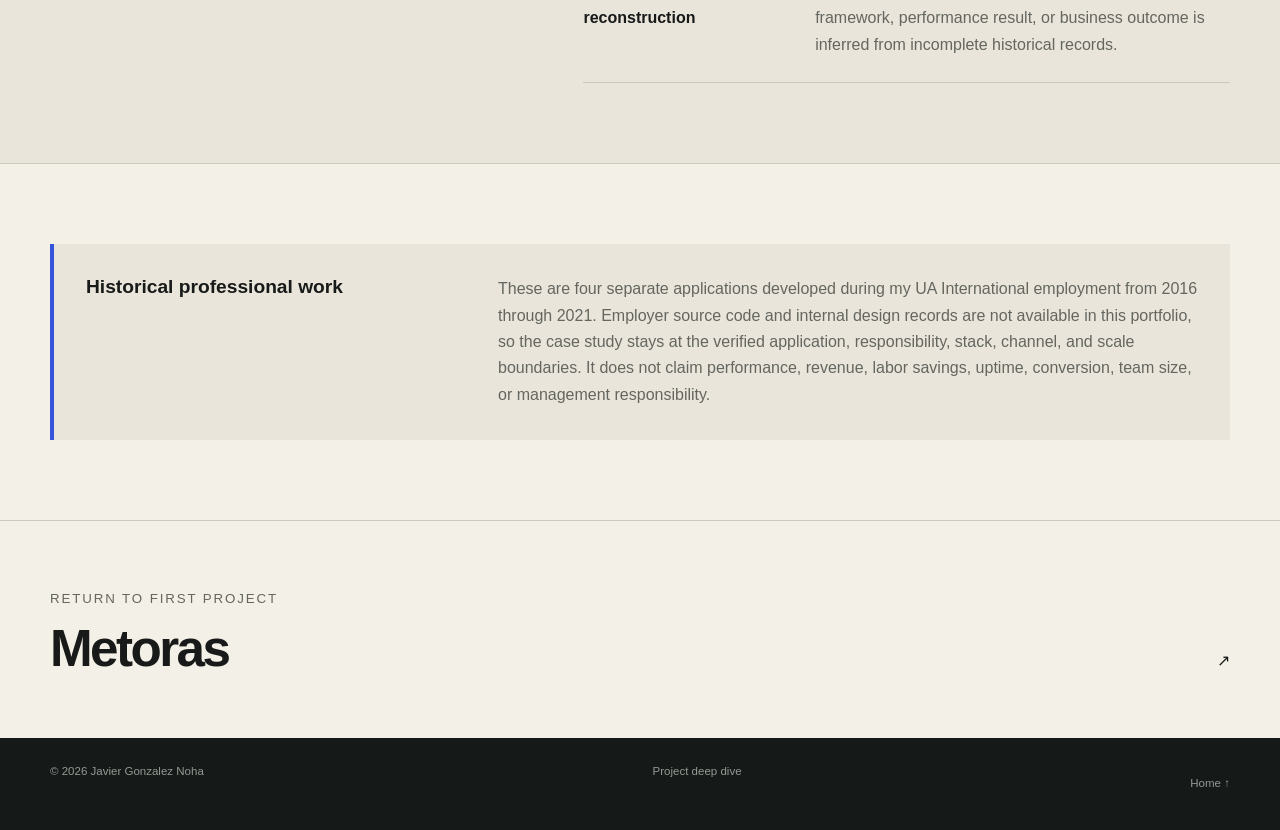
<file: projects/commerce-platform.html>
<!doctype html>
<html lang="en" data-theme="light">
<head>
  <meta charset="utf-8">
  <meta name="viewport" content="width=device-width, initial-scale=1">
  <title>E-commerce Systems &amp; Integration Engineering | Javier Gonzalez Noha</title>
  <meta name="description" content="Four separate applications developed at UA International for multichannel synchronization, mobile publishing, eBay pricing, and inventory and order operations.">
  <meta name="theme-color" content="#f4f1e8">
  <link rel="canonical" href="https://jagnoha.dev/projects/commerce-platform.html">
  <link rel="icon" href="../assets/favicon.svg" type="image/svg+xml">
  <link rel="stylesheet" href="../assets/css/site.css?v=20261023-3">
  <meta property="og:title" content="E-commerce Systems &amp; Integration Engineering">
  <meta property="og:description" content="Four distinct historical e-commerce applications developed for UA International.">
  <meta property="og:type" content="article">
  <meta property="og:url" content="https://jagnoha.dev/projects/commerce-platform.html">
</head>
<body>
  <a class="skip-link" href="#main">Skip to content</a>
  <header class="site-header detail-nav" data-header><div class="shell nav-wrap">
    <a class="brand" href="../index.html"><span class="brand-mark" aria-hidden="true">JG</span><span>Javier Gonzalez Noha</span></a>
    <button class="nav-toggle" type="button" aria-expanded="false" aria-controls="site-nav" data-menu><span></span><span></span><span></span><span class="sr-only">Open menu</span></button>
    <nav id="site-nav" class="site-nav" aria-label="Primary navigation"><a href="../index.html#projects" aria-current="page">Projects</a><a href="../index.html#experience">Experience</a><a href="../index.html#contact">Contact</a><a class="nav-resume" href="../assets/resumes/senior-full-stack-platform.pdf" download="Javier-Gonzalez-Noha-Senior-Software-Engineer.pdf">Résumé<span class="sr-only">. Download Senior Software Engineer, Full-Stack and Platform PDF</span></a><button class="theme-toggle" type="button" data-theme-toggle aria-label="Switch theme"><span aria-hidden="true">◐</span></button></nav>
  </div></header>
  <main class="detail-main" id="main">
    <section class="detail-hero"><div class="shell"><p class="breadcrumb"><a href="../index.html#projects">Selected work</a> / E-commerce systems</p><div class="detail-hero-grid"><div><p class="kicker">Historical commerce engineering</p><h1>E-commerce Systems</h1><p class="lede">Four separate applications I developed at UA International for multichannel synchronization, mobile product publishing, competitive eBay pricing, and inventory and order operations.</p></div><dl class="detail-facts"><div><dt>Company</dt><dd>UA International</dd></div><div><dt>Role</dt><dd>Web Developer &amp; E-commerce Integration Engineer</dd></div><div><dt>Period</dt><dd>February 2016–December 2021</dd></div><div><dt>Scope</dt><dd>Four separate applications</dd></div><div><dt>Evidence</dt><dd>Historical professional accomplishment</dd></div></dl></div></div></section>

    <section class="detail-section" id="product-overview"><div class="shell"><div class="section-heading"><div><p class="kicker">01 / Application overview</p><h2>Four operational problems. Four distinct systems.</h2></div><p>These applications share employment context, not a fictional common runtime. Each card preserves its own purpose, stack, and documented scale.</p></div><div class="application-grid standardized-application-grid">
      <article class="application-card"><div class="application-number">01</div><p class="application-type">Multichannel integration</p><h3>Multichannel commerce integration</h3><p>Connected Flxpoint and vendor data with product synchronization across eBay, Amazon, Facebook, and Shopify.</p><dl><div><dt>Verified stack</dt><dd>AWS · DynamoDB · GraphQL · React · Redux · Semantic UI</dd></div><div><dt>Documented scope</dt><dd>Approximately 35,000 products</dd></div></dl></article>
      <article class="application-card"><div class="application-number">02</div><p class="application-type">Mobile publishing</p><h3>Mobile product publishing</h3><p>An Android application that enabled marketing users to publish new products to multiple channels at once.</p><dl><div><dt>Verified stack</dt><dd>React Native · Redux · Material UI</dd></div><div><dt>Documented scope</dt><dd>No product-count figure retained</dd></div></dl></article>
      <article class="application-card"><div class="application-number">03</div><p class="application-type">Marketplace intelligence</p><h3>Competitive eBay pricing</h3><p>Analyzed competitive eBay pricing and applied configurable rules to support marketplace pricing decisions.</p><dl><div><dt>Verified stack</dt><dd>eBay marketplace integration; framework and datastore unconfirmed</dd></div><div><dt>Documented scope</dt><dd>No product-count figure retained</dd></div></dl></article>
      <article class="application-card"><div class="application-number">04</div><p class="application-type">Operations management</p><h3>Inventory and order management</h3><p>Centralized inventory, customer orders, shipping labels, and tracking in an operational interface.</p><dl><div><dt>Verified stack</dt><dd>Node.js · Express.js · MongoDB · React · Redux · Semantic UI</dd></div><div><dt>Documented scope</dt><dd>Approximately 25,000 products</dd></div></dl></article>
    </div></div></section>

    <section class="detail-section architecture case-architecture" id="architecture"><div class="shell"><div class="detail-copy"><div><p class="kicker">02 / Engineering architecture</p><h2>Separate boundaries, shown without false dependencies.</h2></div><div class="prose"><p>The retained evidence supports four application-level views, not one shared platform diagram. Each path below is intentionally independent.</p><p>Labels name only confirmed channels, responsibilities, and technologies. Missing historical implementation details remain undisclosed rather than inferred.</p></div></div><figure class="architecture-board commerce-architecture-board" aria-labelledby="commerce-architecture-caption">
      <figcaption class="sr-only" id="commerce-architecture-caption">Four independent historical application architectures: vendor and Flxpoint data synchronized through a commerce integration application to marketplaces and Shopify; an Android publishing application published product data to multiple channels; an eBay pricing application used marketplace pricing data and configurable rules; and an operations application connected a React interface to a Node and Express API backed by MongoDB for inventory, orders, labels, and tracking.</figcaption>
      <p class="architecture-board-label">Independent application boundaries</p>
      <div class="independent-system-grid">
        <article class="independent-system"><div class="independent-system-title"><span>01</span><h3>Multichannel integration</h3></div><div class="mini-flow"><span>Vendor + Flxpoint data</span><b>→</b><strong>AWS / GraphQL / DynamoDB application</strong><b>→</b><span>eBay · Amazon · Facebook · Shopify</span></div></article>
        <article class="independent-system"><div class="independent-system-title"><span>02</span><h3>Mobile publishing</h3></div><div class="mini-flow"><span>Marketing user</span><b>→</b><strong>React Native Android application</strong><b>→</b><span>Multiple sales channels</span></div></article>
        <article class="independent-system"><div class="independent-system-title"><span>03</span><h3>eBay pricing</h3></div><div class="mini-flow"><span>Competitive eBay prices</span><b>→</b><strong>Pricing rules application</strong><b>→</b><span>Pricing decisions</span></div><p class="system-evidence-note">Framework and datastore are not confirmed.</p></article>
        <article class="independent-system"><div class="independent-system-title"><span>04</span><h3>Inventory + orders</h3></div><div class="mini-flow"><span>React operations UI</span><b>→</b><strong>Node.js / Express.js + MongoDB</strong><b>→</b><span>Inventory · Orders · Labels · Tracking</span></div></article>
      </div>
    </figure></div></section>

    <section class="detail-section" id="engineering-highlights"><div class="shell"><div class="section-heading"><div><p class="kicker">03 / Engineering highlights</p><h2>Software shaped around commerce operations.</h2></div><p>The work spans integration, mobile tooling, marketplace analysis, and back-office operations across five years.</p></div><div class="highlight-grid">
      <article class="highlight-featured"><div class="highlight-meta"><span>01</span><strong>Documented scale</strong></div><h3>Multichannel synchronization across approximately 35,000 products</h3><p>The integration application connected vendor and Flxpoint data with eBay, Amazon, Facebook, and Shopify while retaining a distinct AWS, DynamoDB, GraphQL, React, and Redux stack.</p></article>
      <article><span>02</span><h3>Mobile publishing workflow</h3><p>A React Native Android tool gave marketing users a purpose-built path for publishing new products across multiple channels.</p></article>
      <article><span>03</span><h3>Configurable pricing analysis</h3><p>A separate application combined competitive eBay pricing inputs with configurable rules to support marketplace decisions.</p></article>
      <article><span>04</span><h3>Centralized operations</h3><p>A Node.js, Express.js, MongoDB, and React application brought inventory, orders, shipping labels, and tracking into one operational interface.</p></article>
      <article><span>05</span><h3>Clear application ownership</h3><p>I personally developed each application; no claim is made about sole authorship, team management, or formal architecture authority.</p></article>
    </div></div></section>

    <section class="detail-section boundary-section"><div class="shell boundary-grid"><div><p class="kicker">04 / Technical challenges</p><h2>Historical decisions, stated at the evidence boundary.</h2></div><ul class="boundary-list"><li><strong>Channel-specific behavior</strong><span>The multichannel and publishing applications had to present common operational workflows across distinct sales channels.</span></li><li><strong>Product synchronization</strong><span>The documented integration connected vendor and Flxpoint data with four external commerce destinations at meaningful catalog scale.</span></li><li><strong>Operational usability</strong><span>Mobile publishing and centralized order tooling moved repeat commerce work into interfaces built for marketing and operations users.</span></li><li><strong>Pricing configurability</strong><span>The eBay application separated competitive inputs from configurable pricing rules; deeper implementation details are not retained.</span></li><li><strong>Accuracy over reconstruction</strong><span>No unified platform, shared runtime, undocumented framework, performance result, or business outcome is inferred from incomplete historical records.</span></li></ul></div></section>

    <section class="detail-section"><div class="shell"><div class="status-banner"><h3>Historical professional work</h3><p>These are four separate applications developed during my UA International employment from 2016 through 2021. Employer source code and internal design records are not available in this portfolio, so the case study stays at the verified application, responsibility, stack, channel, and scale boundaries. It does not claim performance, revenue, labor savings, uptime, conversion, team size, or management responsibility.</p></div></div></section>
    <nav class="next-project" aria-label="Next project"><a class="shell" href="metoras.html"><span><small>Return to first project</small><strong>Metoras</strong></span><span aria-hidden="true">↗</span></a></nav>
  </main>
  <footer class="site-footer"><div class="shell"><p>© <span data-year></span> Javier Gonzalez Noha</p><p>Project deep dive</p><a href="../index.html">Home ↑</a></div></footer>
  <script src="../assets/js/site.js?v=20261022" defer></script>
</body>
</html>
</file>
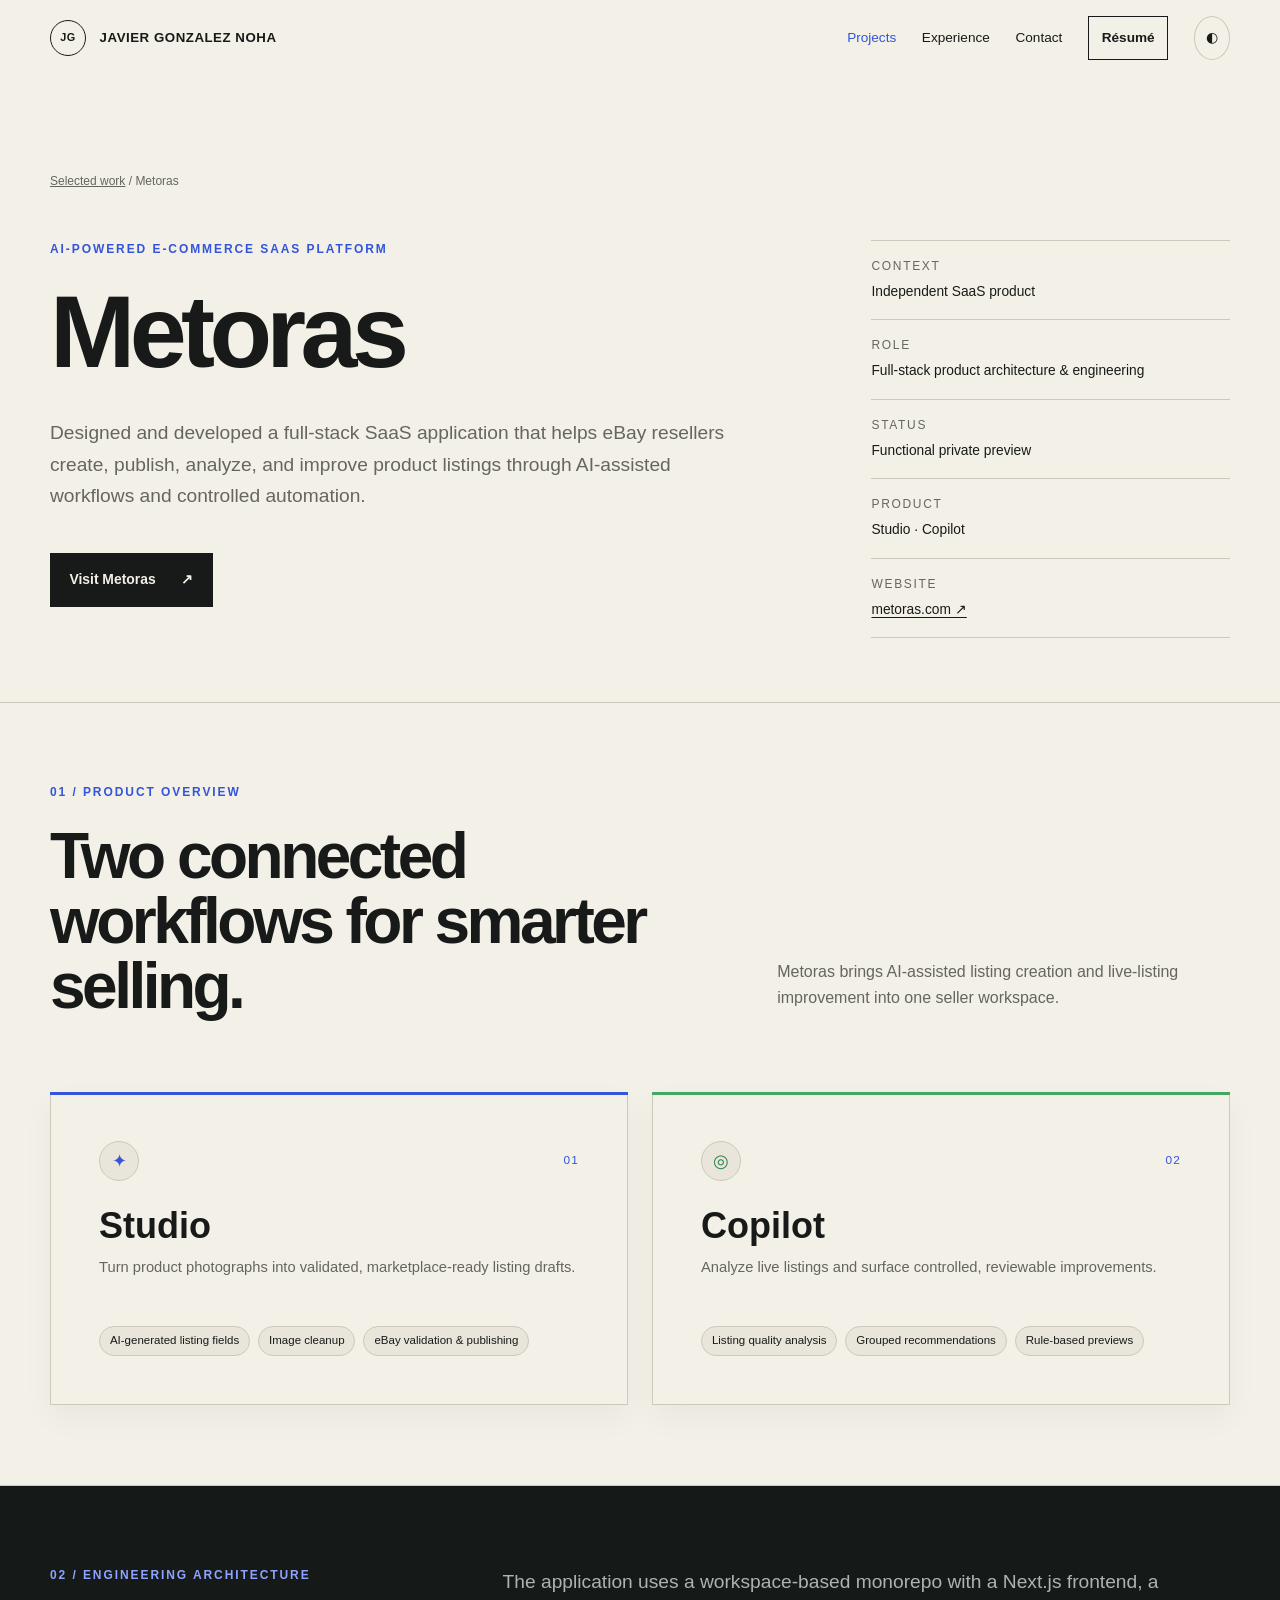
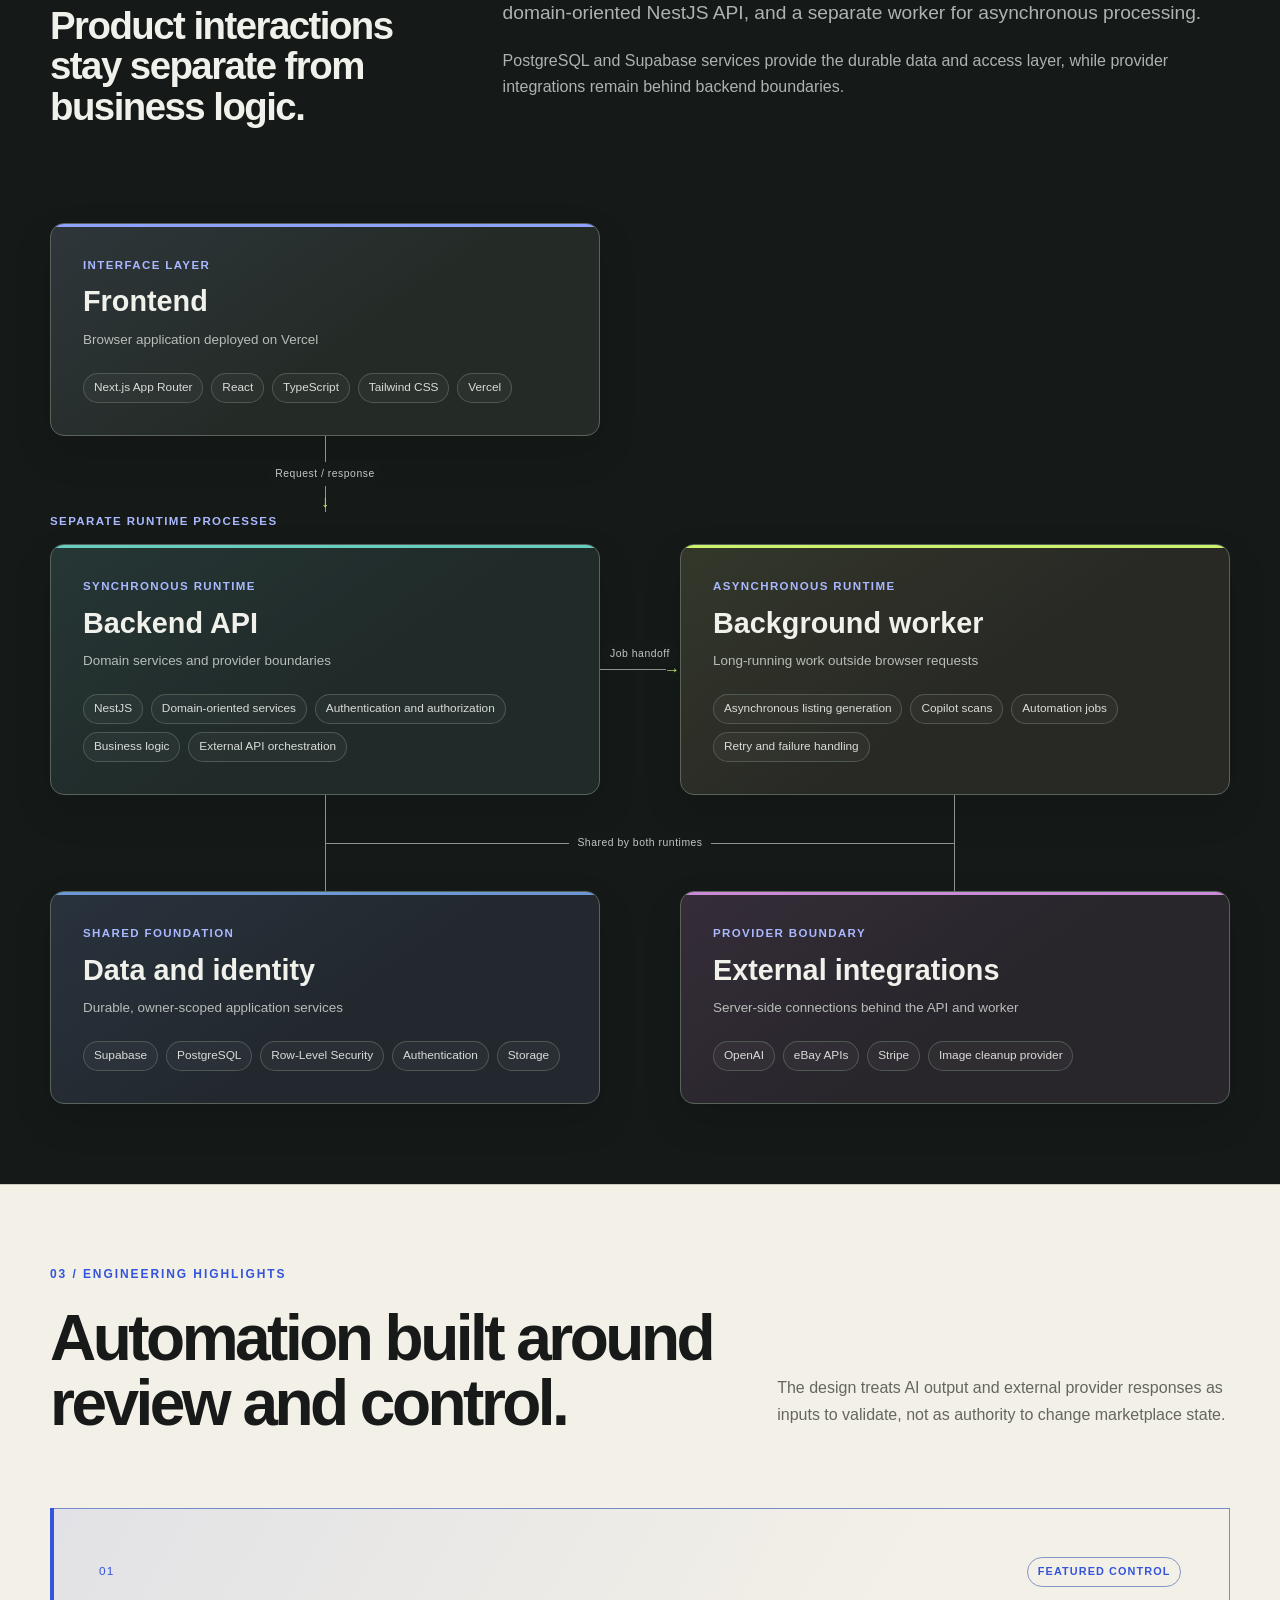
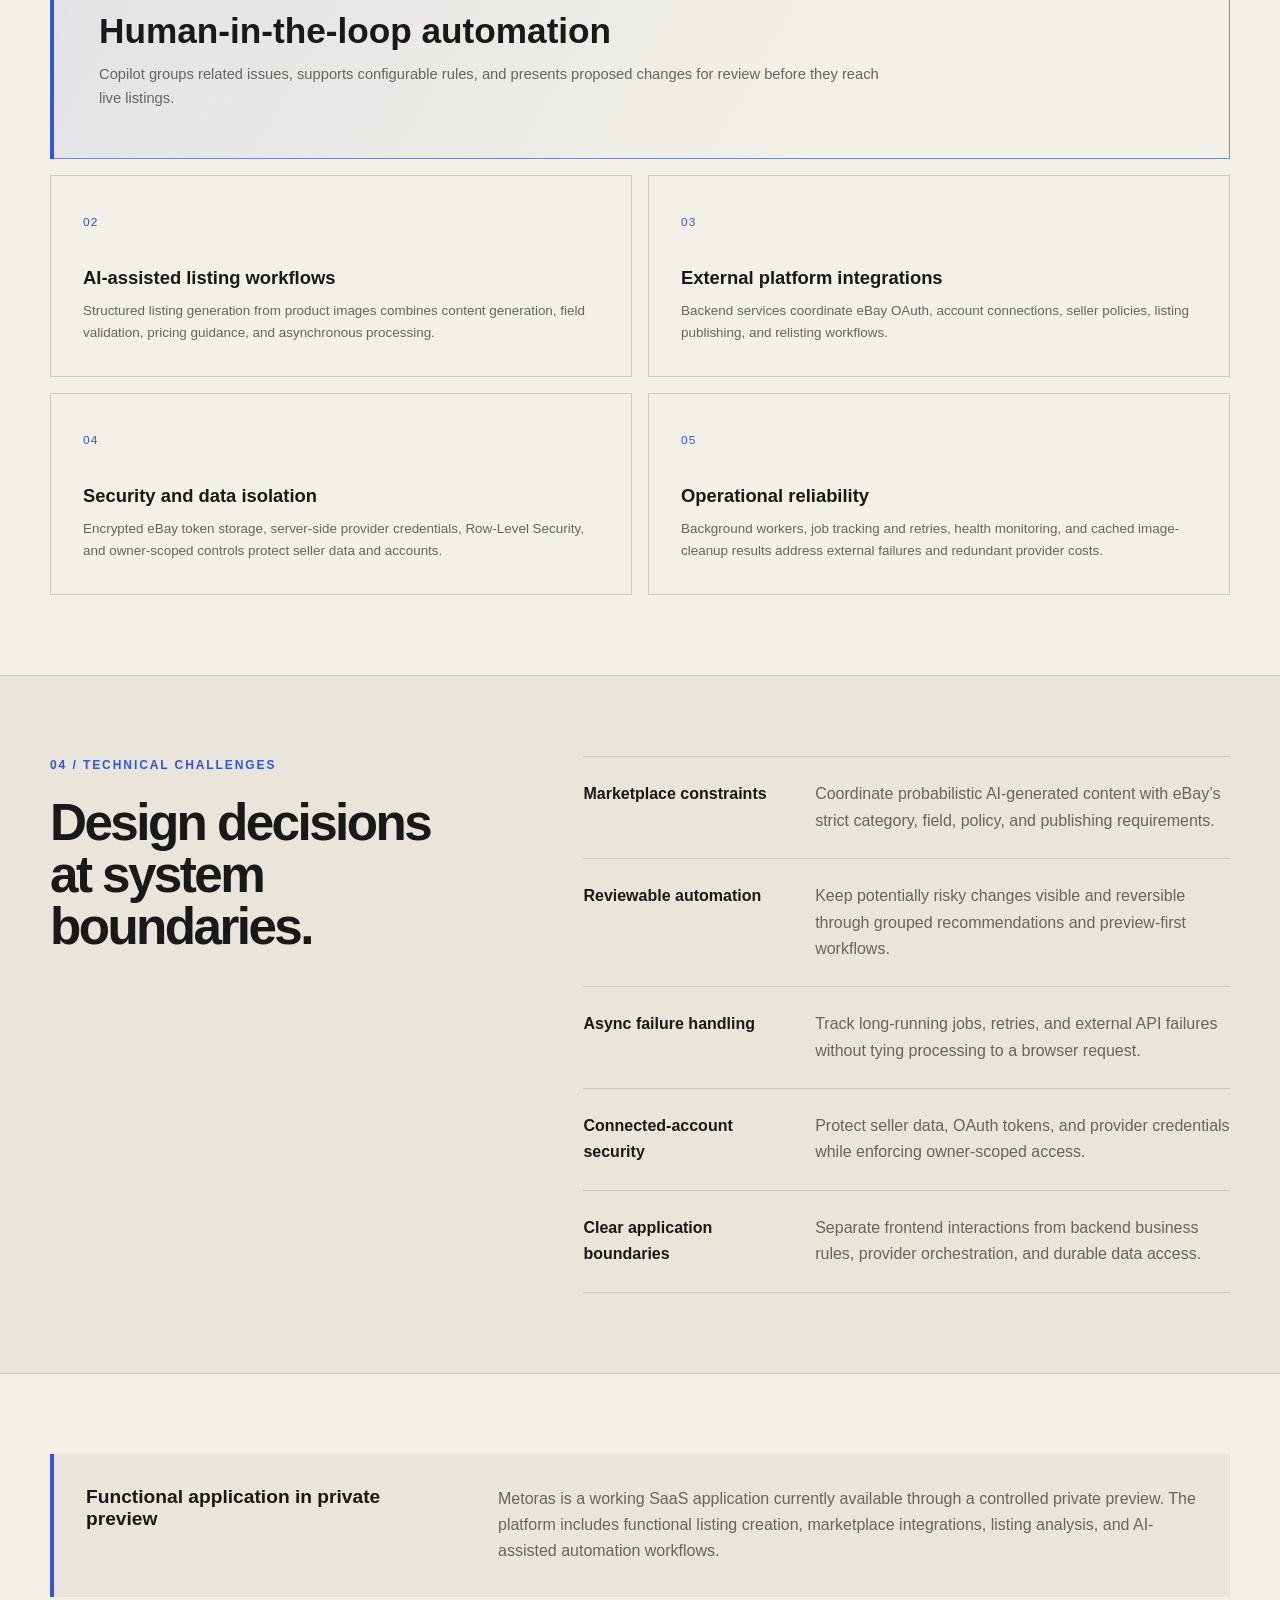
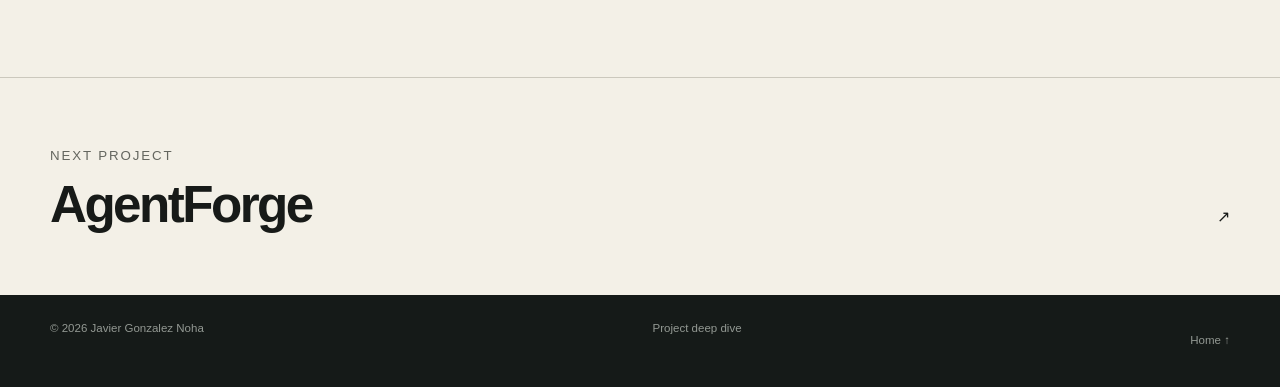
<file: projects/metoras.html>
<!doctype html>
<html lang="en" data-theme="light">
<head>
  <meta charset="utf-8">
  <meta name="viewport" content="width=device-width, initial-scale=1">
  <title>Metoras | AI-Powered E-commerce SaaS Case Study | Javier Gonzalez Noha</title>
  <meta name="description" content="Metoras is a functional private-preview SaaS application for AI-assisted eBay listing creation, listing analysis, and review-driven optimization.">
  <meta name="theme-color" content="#f4f1e8">
  <link rel="canonical" href="https://jagnoha.dev/projects/metoras.html">
  <link rel="icon" href="../assets/favicon.svg" type="image/svg+xml">
  <link rel="stylesheet" href="../assets/css/site.css?v=20261023-3">
  <meta property="og:title" content="Metoras | AI-Powered E-commerce SaaS Case Study">
  <meta property="og:description" content="A full-stack SaaS platform for AI-assisted eBay listing creation, listing analysis, and controlled automation. Functional private preview.">
  <meta property="og:type" content="article">
  <meta property="og:url" content="https://jagnoha.dev/projects/metoras.html">
  <meta property="og:image" content="https://jagnoha.dev/assets/social-preview.png">
  <meta property="og:image:alt" content="Javier Gonzalez Noha, Senior Software Engineer">
  <meta name="twitter:card" content="summary_large_image">
  <meta name="twitter:title" content="Metoras | AI-Powered E-commerce SaaS Case Study">
  <meta name="twitter:description" content="AI-assisted eBay listing workflows and controlled automation in a functional private-preview SaaS application.">
  <meta name="twitter:image" content="https://jagnoha.dev/assets/social-preview.png">
</head>
<body>
  <a class="skip-link" href="#main">Skip to content</a>
  <header class="site-header detail-nav" data-header><div class="shell nav-wrap">
    <a class="brand" href="../index.html"><span class="brand-mark" aria-hidden="true">JG</span><span>Javier Gonzalez Noha</span></a>
    <button class="nav-toggle" type="button" aria-expanded="false" aria-controls="site-nav" data-menu><span></span><span></span><span></span><span class="sr-only">Open menu</span></button>
    <nav id="site-nav" class="site-nav" aria-label="Primary navigation"><a href="../index.html#projects" aria-current="page">Projects</a><a href="../index.html#experience">Experience</a><a href="../index.html#contact">Contact</a><a class="nav-resume" href="../assets/resumes/senior-full-stack-platform.pdf" download="Javier-Gonzalez-Noha-Senior-Software-Engineer.pdf">Résumé<span class="sr-only">. Download Senior Software Engineer, Full-Stack and Platform PDF</span></a><button class="theme-toggle" type="button" data-theme-toggle aria-label="Switch theme"><span aria-hidden="true">◐</span></button></nav>
  </div></header>
  <main class="detail-main" id="main">
    <section class="detail-hero"><div class="shell"><p class="breadcrumb"><a href="../index.html#projects">Selected work</a> / Metoras</p><div class="detail-hero-grid"><div><p class="kicker">AI-powered e-commerce SaaS platform</p><h1>Metoras</h1><p class="lede">Designed and developed a full-stack SaaS application that helps eBay resellers create, publish, analyze, and improve product listings through AI-assisted workflows and controlled automation.</p><a class="button primary detail-cta" href="https://metoras.com" target="_blank" rel="noopener">Visit Metoras <span class="sr-only">(opens in new tab)</span><span aria-hidden="true">↗</span></a></div><dl class="detail-facts"><div><dt>Context</dt><dd>Independent SaaS product</dd></div><div><dt>Role</dt><dd>Full-stack product architecture &amp; engineering</dd></div><div><dt>Status</dt><dd>Functional private preview</dd></div><div><dt>Product</dt><dd>Studio · Copilot</dd></div><div><dt>Website</dt><dd><a class="inline-link" href="https://metoras.com" target="_blank" rel="noopener">metoras.com<span class="sr-only"> (opens in new tab)</span> ↗</a></dd></div></dl></div></div></section>

    <section class="detail-section" id="product-overview"><div class="shell"><div class="section-heading"><div><p class="kicker">01 / Product overview</p><h2>Two connected workflows for smarter selling.</h2></div><p>Metoras brings AI-assisted listing creation and live-listing improvement into one seller workspace.</p></div><div class="product-workflows">
      <article class="workflow-card workflow-studio"><div class="workflow-card-top"><span class="workflow-icon" aria-hidden="true">✦</span><span class="workflow-number">01</span></div><h3>Studio</h3><p>Turn product photographs into validated, marketplace-ready listing drafts.</p><div class="workflow-capabilities" aria-label="Studio capabilities"><span>AI-generated listing fields</span><span>Image cleanup</span><span>eBay validation &amp; publishing</span></div></article>
      <article class="workflow-card workflow-copilot"><div class="workflow-card-top"><span class="workflow-icon" aria-hidden="true">◎</span><span class="workflow-number">02</span></div><h3>Copilot</h3><p>Analyze live listings and surface controlled, reviewable improvements.</p><div class="workflow-capabilities" aria-label="Copilot capabilities"><span>Listing quality analysis</span><span>Grouped recommendations</span><span>Rule-based previews</span></div></article>
    </div></div></section>

    <section class="detail-section architecture metoras-architecture" id="architecture"><div class="shell"><div class="detail-copy"><div><p class="kicker">02 / Engineering architecture</p><h2>Product interactions stay separate from business logic.</h2></div><div class="prose"><p>The application uses a workspace-based monorepo with a Next.js frontend, a domain-oriented NestJS API, and a separate worker for asynchronous processing.</p><p>PostgreSQL and Supabase services provide the durable data and access layer, while provider integrations remain behind backend boundaries.</p></div></div><figure class="system-map" aria-labelledby="metoras-architecture-caption">
      <figcaption class="sr-only" id="metoras-architecture-caption">Metoras system architecture. The frontend communicates with the backend API. The backend API hands asynchronous jobs to a separate background worker process. Both runtime processes use shared data, identity, and external integration services.</figcaption>
      <article class="system-card system-frontend">
        <p class="system-card-label">Interface layer</p>
        <h3>Frontend</h3>
        <p class="system-card-summary">Browser application deployed on Vercel</p>
        <div class="system-tags" role="list" aria-label="Frontend technologies"><span role="listitem">Next.js App Router</span><span role="listitem">React</span><span role="listitem">TypeScript</span><span role="listitem">Tailwind CSS</span><span role="listitem">Vercel</span></div>
      </article>
      <div class="system-vertical-connector" aria-hidden="true"><span>Request / response</span></div>
      <div class="system-runtime-group" aria-label="Separate runtime processes">
        <p class="system-group-label">Separate runtime processes</p>
        <article class="system-card system-api">
          <p class="system-card-label">Synchronous runtime</p>
          <h3>Backend API</h3>
          <p class="system-card-summary">Domain services and provider boundaries</p>
          <div class="system-tags" role="list" aria-label="Backend API responsibilities"><span role="listitem">NestJS</span><span role="listitem">Domain-oriented services</span><span role="listitem">Authentication and authorization</span><span role="listitem">Business logic</span><span role="listitem">External API orchestration</span></div>
        </article>
        <div class="system-job-connector" aria-hidden="true"><span>Job handoff</span></div>
        <article class="system-card system-worker">
          <p class="system-card-label">Asynchronous runtime</p>
          <h3>Background worker</h3>
          <p class="system-card-summary">Long-running work outside browser requests</p>
          <div class="system-tags" role="list" aria-label="Background worker responsibilities"><span role="listitem">Asynchronous listing generation</span><span role="listitem">Copilot scans</span><span role="listitem">Automation jobs</span><span role="listitem">Retry and failure handling</span></div>
        </article>
      </div>
      <div class="system-shared-connector" aria-hidden="true"><span>Shared by both runtimes</span></div>
      <div class="system-services" aria-label="Shared data, identity, and integration services">
        <article class="system-card system-data">
          <p class="system-card-label">Shared foundation</p>
          <h3>Data and identity</h3>
          <p class="system-card-summary">Durable, owner-scoped application services</p>
          <div class="system-tags" role="list" aria-label="Data and identity technologies"><span role="listitem">Supabase</span><span role="listitem">PostgreSQL</span><span role="listitem">Row-Level Security</span><span role="listitem">Authentication</span><span role="listitem">Storage</span></div>
        </article>
        <article class="system-card system-integrations">
          <p class="system-card-label">Provider boundary</p>
          <h3>External integrations</h3>
          <p class="system-card-summary">Server-side connections behind the API and worker</p>
          <div class="system-tags" role="list" aria-label="External providers"><span role="listitem">OpenAI</span><span role="listitem">eBay APIs</span><span role="listitem">Stripe</span><span role="listitem">Image cleanup provider</span></div>
        </article>
      </div>
    </figure></div></section>

    <section class="detail-section" id="engineering-highlights"><div class="shell"><div class="section-heading"><div><p class="kicker">03 / Engineering highlights</p><h2>Automation built around review and control.</h2></div><p>The design treats AI output and external provider responses as inputs to validate, not as authority to change marketplace state.</p></div><div class="highlight-grid">
      <article class="highlight-featured"><div class="highlight-meta"><span>01</span><strong>Featured control</strong></div><h3>Human-in-the-loop automation</h3><p>Copilot groups related issues, supports configurable rules, and presents proposed changes for review before they reach live listings.</p></article>
      <article><span>02</span><h3>AI-assisted listing workflows</h3><p>Structured listing generation from product images combines content generation, field validation, pricing guidance, and asynchronous processing.</p></article>
      <article><span>03</span><h3>External platform integrations</h3><p>Backend services coordinate eBay OAuth, account connections, seller policies, listing publishing, and relisting workflows.</p></article>
      <article><span>04</span><h3>Security and data isolation</h3><p>Encrypted eBay token storage, server-side provider credentials, Row-Level Security, and owner-scoped controls protect seller data and accounts.</p></article>
      <article><span>05</span><h3>Operational reliability</h3><p>Background workers, job tracking and retries, health monitoring, and cached image-cleanup results address external failures and redundant provider costs.</p></article>
    </div></div></section>

    <section class="detail-section boundary-section"><div class="shell boundary-grid"><div><p class="kicker">04 / Technical challenges</p><h2>Design decisions at system boundaries.</h2></div><ul class="boundary-list"><li><strong>Marketplace constraints</strong><span>Coordinate probabilistic AI-generated content with eBay’s strict category, field, policy, and publishing requirements.</span></li><li><strong>Reviewable automation</strong><span>Keep potentially risky changes visible and reversible through grouped recommendations and preview-first workflows.</span></li><li><strong>Async failure handling</strong><span>Track long-running jobs, retries, and external API failures without tying processing to a browser request.</span></li><li><strong>Connected-account security</strong><span>Protect seller data, OAuth tokens, and provider credentials while enforcing owner-scoped access.</span></li><li><strong>Clear application boundaries</strong><span>Separate frontend interactions from backend business rules, provider orchestration, and durable data access.</span></li></ul></div></section>

    <section class="detail-section"><div class="shell"><div class="status-banner"><h3>Functional application in private preview</h3><p>Metoras is a working SaaS application currently available through a controlled private preview. The platform includes functional listing creation, marketplace integrations, listing analysis, and AI-assisted automation workflows.</p></div></div></section>
    <nav class="next-project" aria-label="Next project"><a class="shell" href="agentforge.html"><span><small>Next project</small><strong>AgentForge</strong></span><span aria-hidden="true">↗</span></a></nav>
  </main>
  <footer class="site-footer"><div class="shell"><p>© <span data-year></span> Javier Gonzalez Noha</p><p>Project deep dive</p><a href="../index.html">Home ↑</a></div></footer>
  <script src="../assets/js/site.js?v=20261022" defer></script>
</body>
</html>
</file>
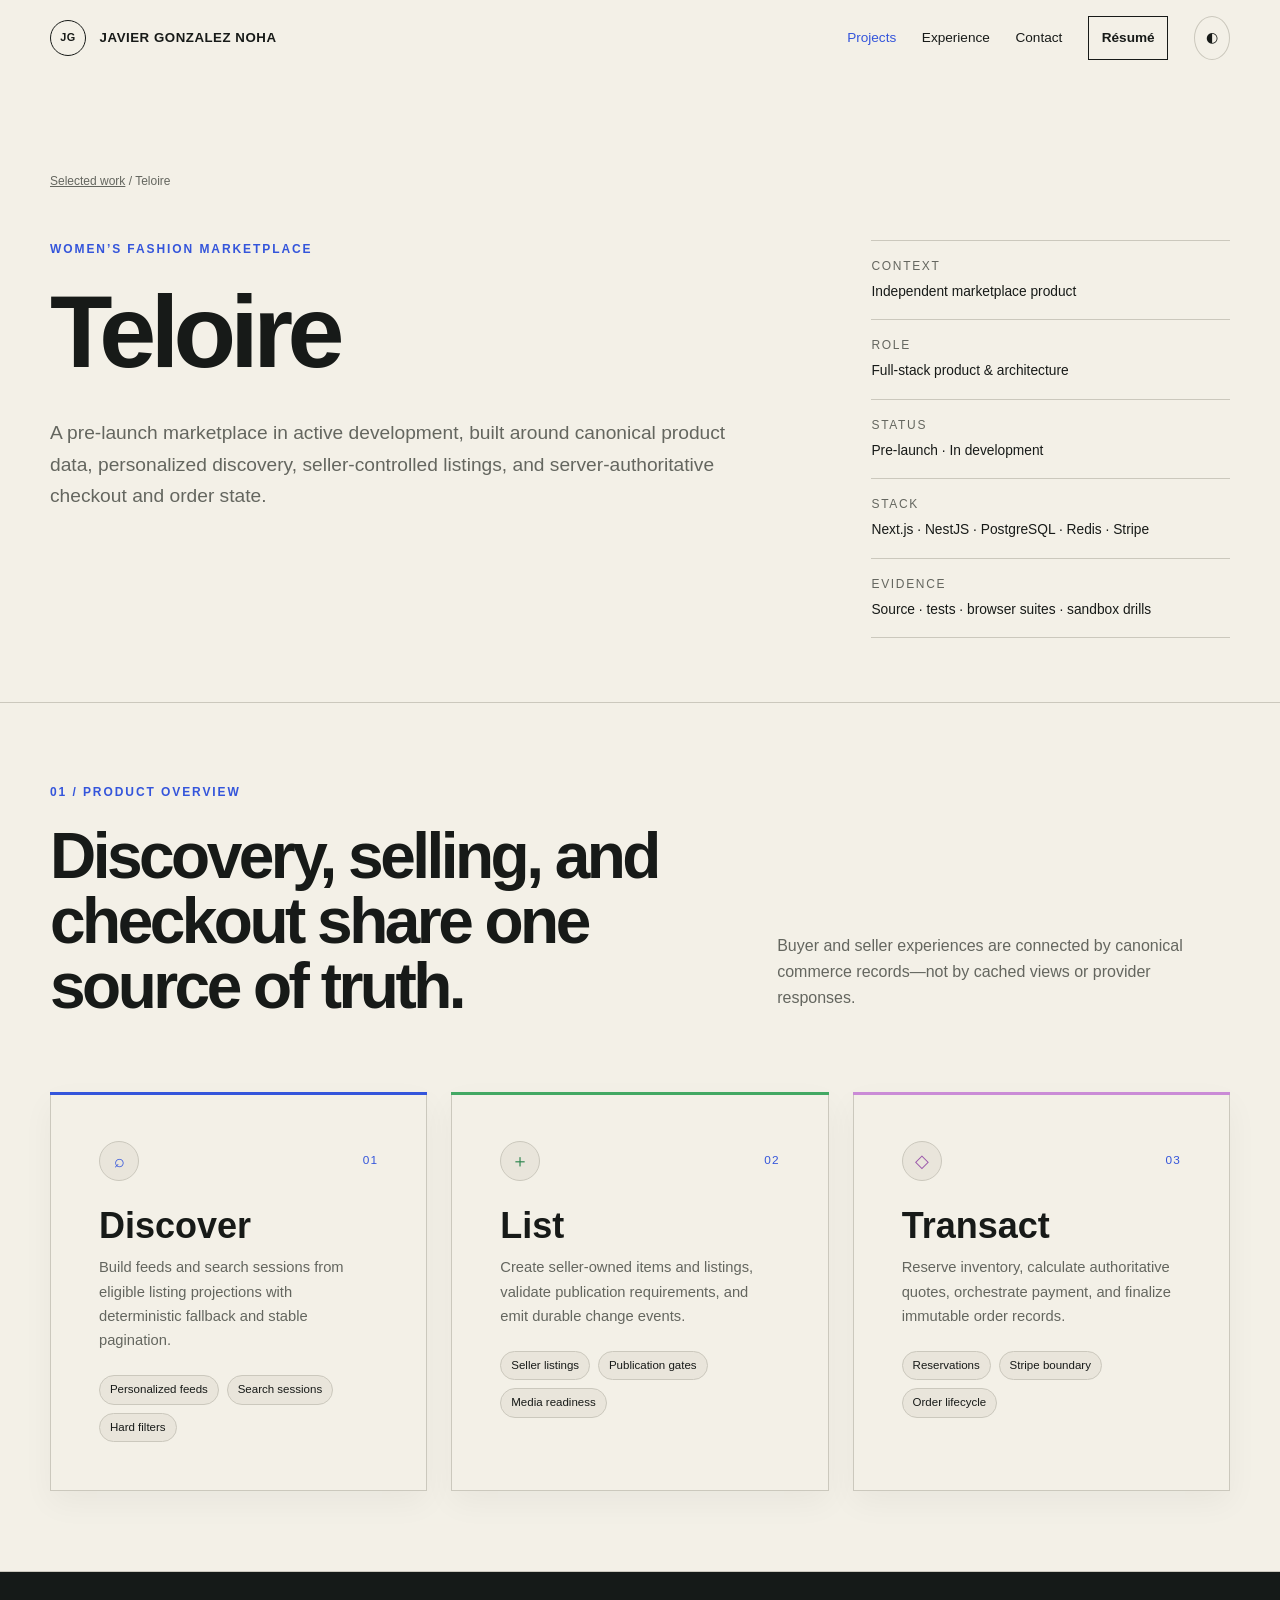
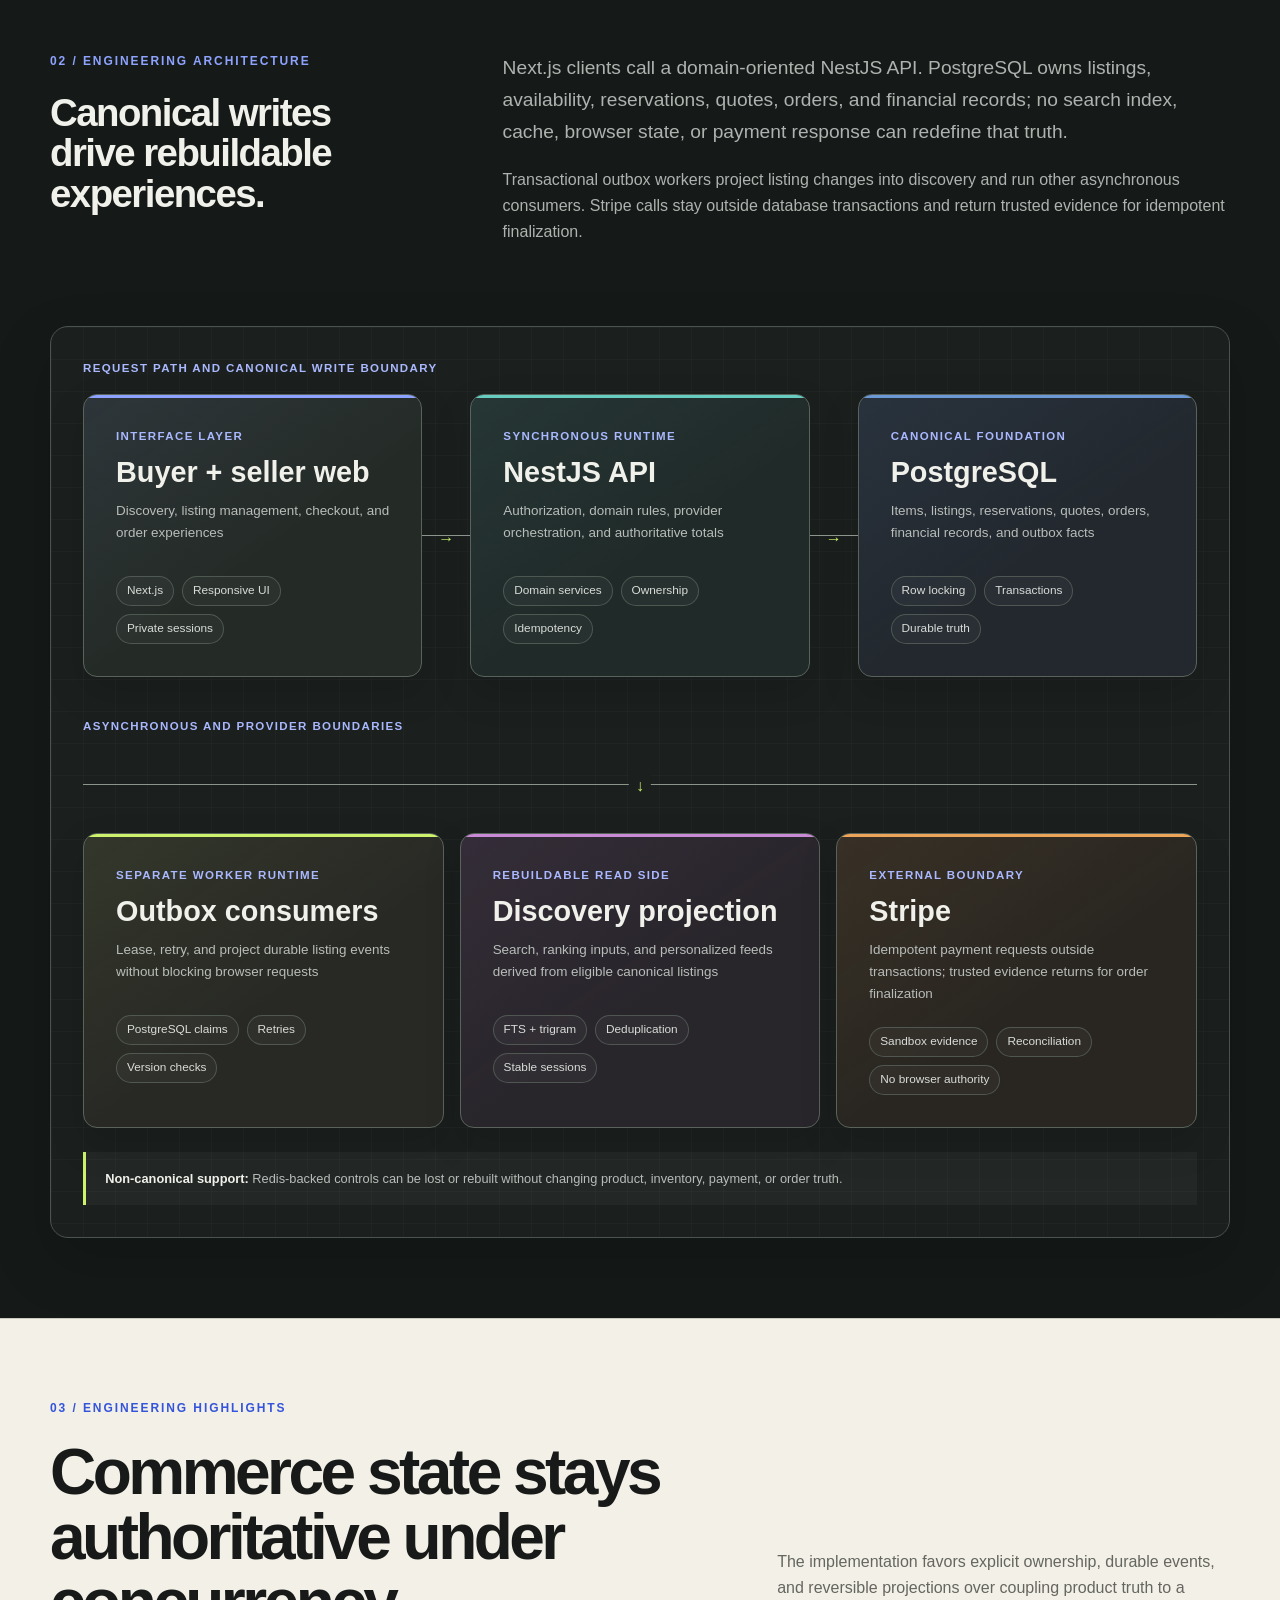
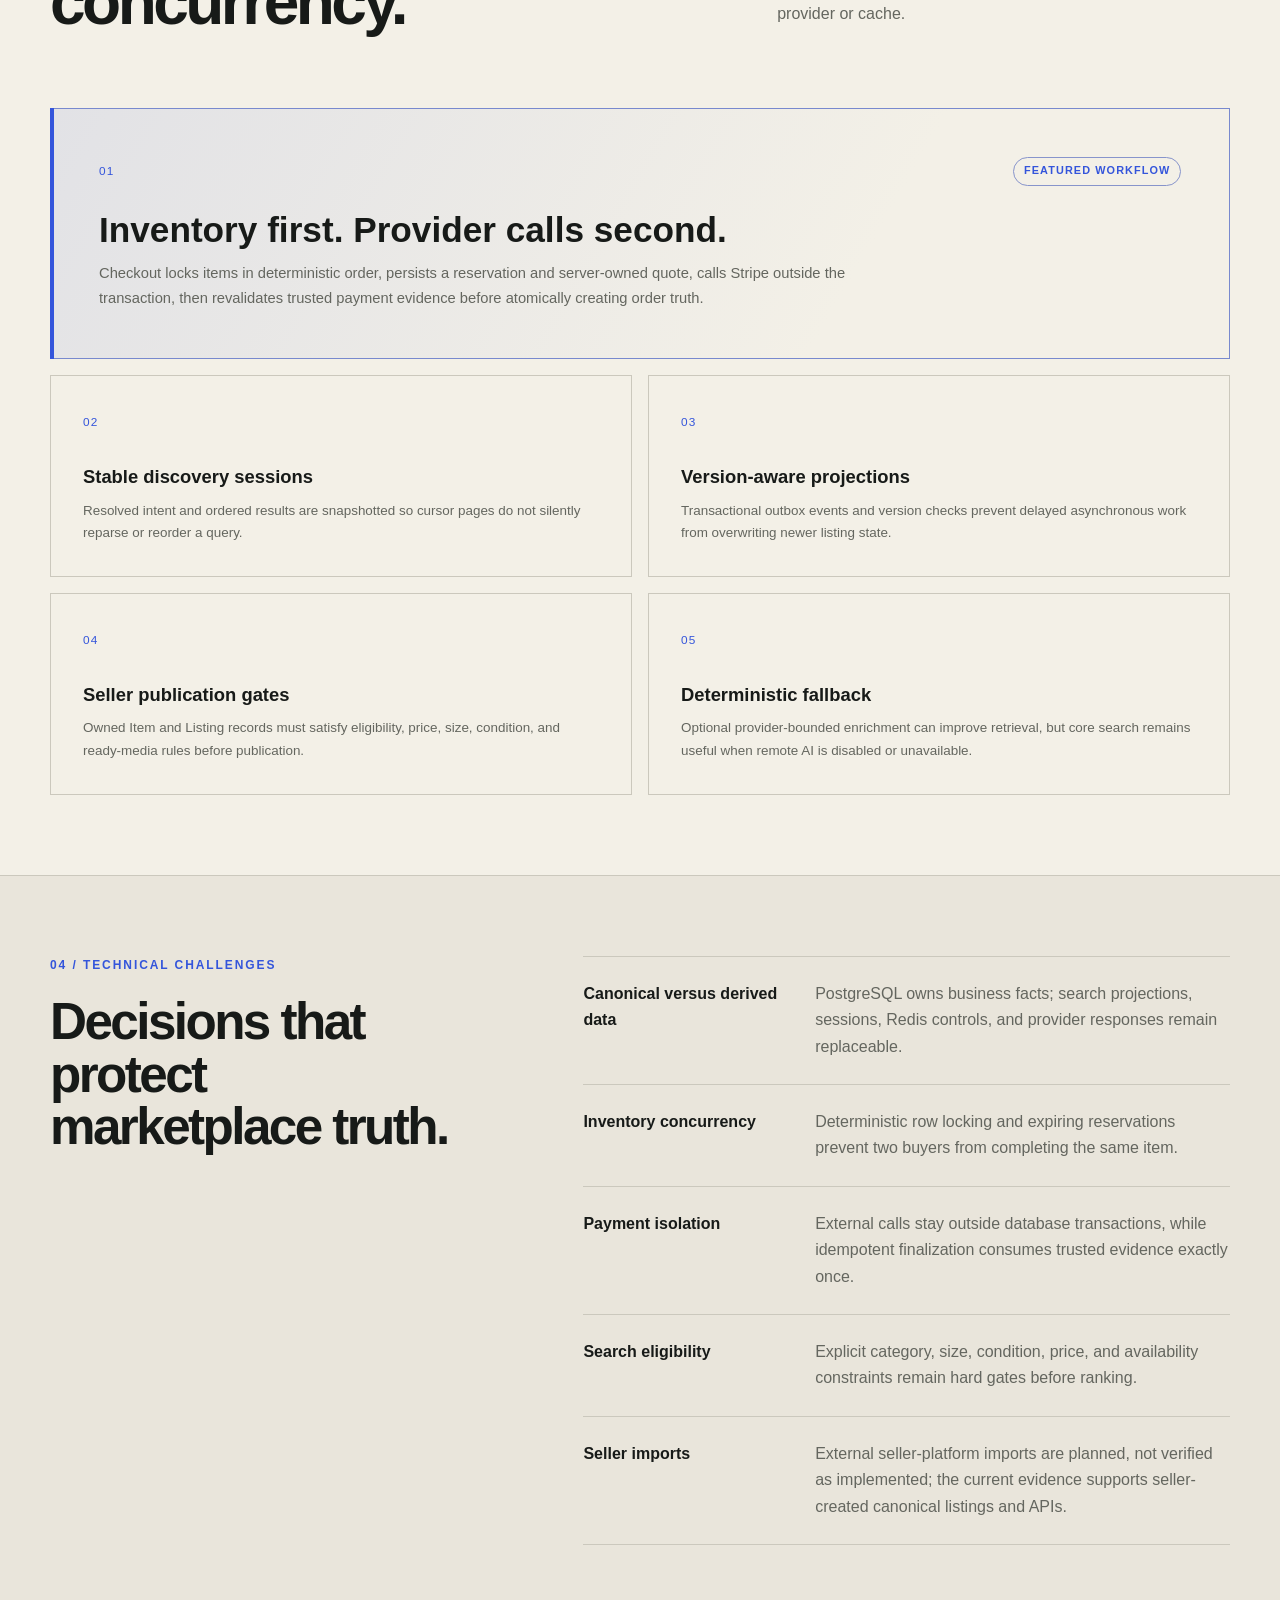
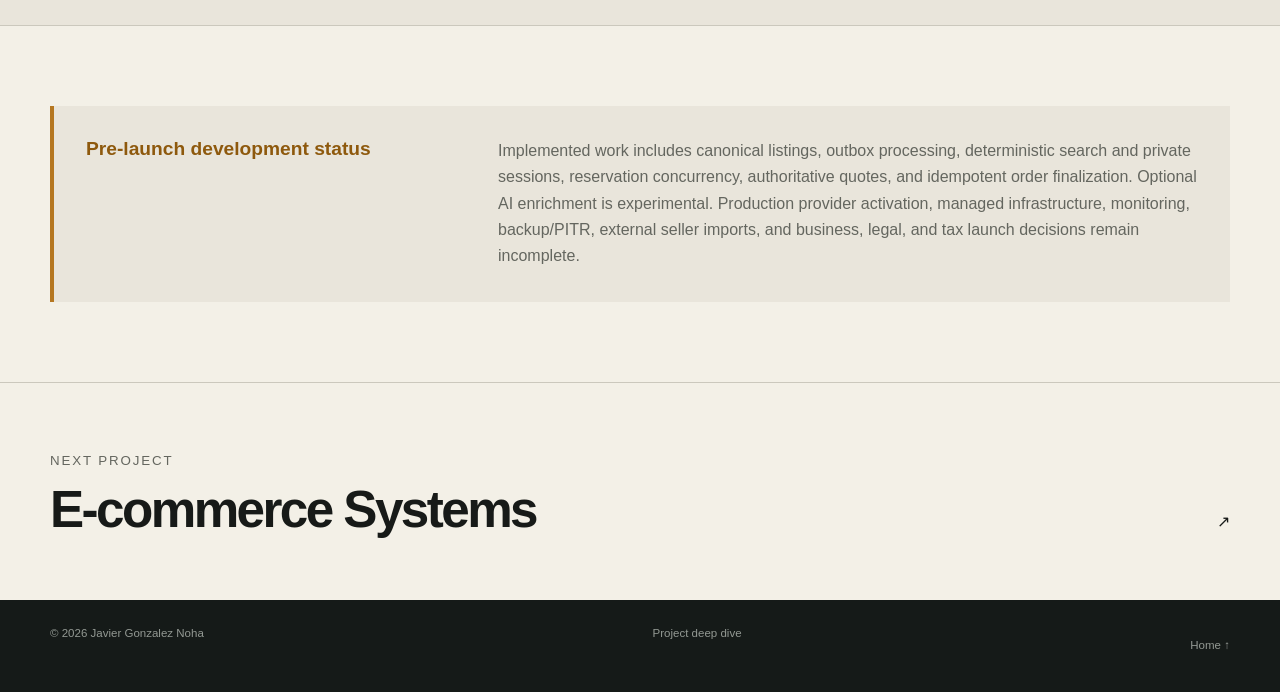
<file: projects/teloire.html>
<!doctype html>
<html lang="en" data-theme="light">
<head>
  <meta charset="utf-8">
  <meta name="viewport" content="width=device-width, initial-scale=1">
  <title>Teloire | Fashion Marketplace Case Study | Javier Gonzalez Noha</title>
  <meta name="description" content="Teloire is a pre-launch women’s fashion marketplace with implemented discovery, listing, checkout, payment, and order workflows.">
  <meta name="theme-color" content="#f4f1e8">
  <link rel="canonical" href="https://jagnoha.dev/projects/teloire.html">
  <link rel="icon" href="../assets/favicon.svg" type="image/svg+xml">
  <link rel="stylesheet" href="../assets/css/site.css?v=20261023-3">
  <meta property="og:title" content="Teloire | Fashion Marketplace Case Study">
  <meta property="og:description" content="Verified discovery, listing, checkout, and asynchronous commerce engineering from a pre-launch marketplace.">
  <meta property="og:type" content="article">
  <meta property="og:url" content="https://jagnoha.dev/projects/teloire.html">
</head>
<body>
  <a class="skip-link" href="#main">Skip to content</a>
  <header class="site-header detail-nav" data-header><div class="shell nav-wrap">
    <a class="brand" href="../index.html"><span class="brand-mark" aria-hidden="true">JG</span><span>Javier Gonzalez Noha</span></a>
    <button class="nav-toggle" type="button" aria-expanded="false" aria-controls="site-nav" data-menu><span></span><span></span><span></span><span class="sr-only">Open menu</span></button>
    <nav id="site-nav" class="site-nav" aria-label="Primary navigation"><a href="../index.html#projects" aria-current="page">Projects</a><a href="../index.html#experience">Experience</a><a href="../index.html#contact">Contact</a><a class="nav-resume" href="../assets/resumes/senior-full-stack-platform.pdf" download="Javier-Gonzalez-Noha-Senior-Software-Engineer.pdf">Résumé<span class="sr-only">. Download Senior Software Engineer, Full-Stack and Platform PDF</span></a><button class="theme-toggle" type="button" data-theme-toggle aria-label="Switch theme"><span aria-hidden="true">◐</span></button></nav>
  </div></header>
  <main class="detail-main" id="main">
    <section class="detail-hero"><div class="shell"><p class="breadcrumb"><a href="../index.html#projects">Selected work</a> / Teloire</p><div class="detail-hero-grid"><div><p class="kicker">Women’s fashion marketplace</p><h1>Teloire</h1><p class="lede">A pre-launch marketplace in active development, built around canonical product data, personalized discovery, seller-controlled listings, and server-authoritative checkout and order state.</p></div><dl class="detail-facts"><div><dt>Context</dt><dd>Independent marketplace product</dd></div><div><dt>Role</dt><dd>Full-stack product &amp; architecture</dd></div><div><dt>Status</dt><dd>Pre-launch · In development</dd></div><div><dt>Stack</dt><dd>Next.js · NestJS · PostgreSQL · Redis · Stripe</dd></div><div><dt>Evidence</dt><dd>Source · tests · browser suites · sandbox drills</dd></div></dl></div></div></section>

    <section class="detail-section" id="product-overview"><div class="shell"><div class="section-heading"><div><p class="kicker">01 / Product overview</p><h2>Discovery, selling, and checkout share one source of truth.</h2></div><p>Buyer and seller experiences are connected by canonical commerce records—not by cached views or provider responses.</p></div><div class="product-workflows product-workflows-three">
      <article class="workflow-card"><div class="workflow-card-top"><span class="workflow-icon" aria-hidden="true">⌕</span><span class="workflow-number">01</span></div><h3>Discover</h3><p>Build feeds and search sessions from eligible listing projections with deterministic fallback and stable pagination.</p><div class="workflow-capabilities"><span>Personalized feeds</span><span>Search sessions</span><span>Hard filters</span></div></article>
      <article class="workflow-card workflow-copilot"><div class="workflow-card-top"><span class="workflow-icon" aria-hidden="true">＋</span><span class="workflow-number">02</span></div><h3>List</h3><p>Create seller-owned items and listings, validate publication requirements, and emit durable change events.</p><div class="workflow-capabilities"><span>Seller listings</span><span>Publication gates</span><span>Media readiness</span></div></article>
      <article class="workflow-card workflow-violet"><div class="workflow-card-top"><span class="workflow-icon" aria-hidden="true">◇</span><span class="workflow-number">03</span></div><h3>Transact</h3><p>Reserve inventory, calculate authoritative quotes, orchestrate payment, and finalize immutable order records.</p><div class="workflow-capabilities"><span>Reservations</span><span>Stripe boundary</span><span>Order lifecycle</span></div></article>
    </div></div></section>

    <section class="detail-section architecture case-architecture" id="architecture"><div class="shell"><div class="detail-copy"><div><p class="kicker">02 / Engineering architecture</p><h2>Canonical writes drive rebuildable experiences.</h2></div><div class="prose"><p>Next.js clients call a domain-oriented NestJS API. PostgreSQL owns listings, availability, reservations, quotes, orders, and financial records; no search index, cache, browser state, or payment response can redefine that truth.</p><p>Transactional outbox workers project listing changes into discovery and run other asynchronous consumers. Stripe calls stay outside database transactions and return trusted evidence for idempotent finalization.</p></div></div><figure class="architecture-board" aria-labelledby="teloire-architecture-caption">
      <figcaption class="sr-only" id="teloire-architecture-caption">Teloire architecture. A Next.js buyer and seller interface calls a NestJS API. PostgreSQL is the canonical commerce store. Transactional outbox workers build disposable discovery projections, while Stripe remains an external provider boundary used outside database transactions. Redis supports non-canonical controls.</figcaption>
      <p class="architecture-board-label">Request path and canonical write boundary</p>
      <div class="architecture-flow-row architecture-flow-three">
        <div class="architecture-stage"><article class="system-card tone-blue"><p class="system-card-label">Interface layer</p><h3>Buyer + seller web</h3><p class="system-card-summary">Discovery, listing management, checkout, and order experiences</p><div class="system-tags"><span>Next.js</span><span>Responsive UI</span><span>Private sessions</span></div></article></div>
        <div class="architecture-stage"><article class="system-card tone-teal"><p class="system-card-label">Synchronous runtime</p><h3>NestJS API</h3><p class="system-card-summary">Authorization, domain rules, provider orchestration, and authoritative totals</p><div class="system-tags"><span>Domain services</span><span>Ownership</span><span>Idempotency</span></div></article></div>
        <div class="architecture-stage"><article class="system-card tone-data"><p class="system-card-label">Canonical foundation</p><h3>PostgreSQL</h3><p class="system-card-summary">Items, listings, reservations, quotes, orders, financial records, and outbox facts</p><div class="system-tags"><span>Row locking</span><span>Transactions</span><span>Durable truth</span></div></article></div>
      </div>
      <p class="architecture-board-label architecture-board-label-secondary">Asynchronous and provider boundaries</p>
      <div class="architecture-foundation architecture-foundation-three">
        <article class="system-card tone-lime"><p class="system-card-label">Separate worker runtime</p><h3>Outbox consumers</h3><p class="system-card-summary">Lease, retry, and project durable listing events without blocking browser requests</p><div class="system-tags"><span>PostgreSQL claims</span><span>Retries</span><span>Version checks</span></div></article>
        <article class="system-card tone-violet"><p class="system-card-label">Rebuildable read side</p><h3>Discovery projection</h3><p class="system-card-summary">Search, ranking inputs, and personalized feeds derived from eligible canonical listings</p><div class="system-tags"><span>FTS + trigram</span><span>Deduplication</span><span>Stable sessions</span></div></article>
        <article class="system-card tone-publish"><p class="system-card-label">External boundary</p><h3>Stripe</h3><p class="system-card-summary">Idempotent payment requests outside transactions; trusted evidence returns for order finalization</p><div class="system-tags"><span>Sandbox evidence</span><span>Reconciliation</span><span>No browser authority</span></div></article>
      </div>
      <p class="architecture-note"><strong>Non-canonical support:</strong> Redis-backed controls can be lost or rebuilt without changing product, inventory, payment, or order truth.</p>
    </figure></div></section>

    <section class="detail-section" id="engineering-highlights"><div class="shell"><div class="section-heading"><div><p class="kicker">03 / Engineering highlights</p><h2>Commerce state stays authoritative under concurrency.</h2></div><p>The implementation favors explicit ownership, durable events, and reversible projections over coupling product truth to a provider or cache.</p></div><div class="highlight-grid">
      <article class="highlight-featured"><div class="highlight-meta"><span>01</span><strong>Featured workflow</strong></div><h3>Inventory first. Provider calls second.</h3><p>Checkout locks items in deterministic order, persists a reservation and server-owned quote, calls Stripe outside the transaction, then revalidates trusted payment evidence before atomically creating order truth.</p></article>
      <article><span>02</span><h3>Stable discovery sessions</h3><p>Resolved intent and ordered results are snapshotted so cursor pages do not silently reparse or reorder a query.</p></article>
      <article><span>03</span><h3>Version-aware projections</h3><p>Transactional outbox events and version checks prevent delayed asynchronous work from overwriting newer listing state.</p></article>
      <article><span>04</span><h3>Seller publication gates</h3><p>Owned Item and Listing records must satisfy eligibility, price, size, condition, and ready-media rules before publication.</p></article>
      <article><span>05</span><h3>Deterministic fallback</h3><p>Optional provider-bounded enrichment can improve retrieval, but core search remains useful when remote AI is disabled or unavailable.</p></article>
    </div></div></section>

    <section class="detail-section boundary-section"><div class="shell boundary-grid"><div><p class="kicker">04 / Technical challenges</p><h2>Decisions that protect marketplace truth.</h2></div><ul class="boundary-list"><li><strong>Canonical versus derived data</strong><span>PostgreSQL owns business facts; search projections, sessions, Redis controls, and provider responses remain replaceable.</span></li><li><strong>Inventory concurrency</strong><span>Deterministic row locking and expiring reservations prevent two buyers from completing the same item.</span></li><li><strong>Payment isolation</strong><span>External calls stay outside database transactions, while idempotent finalization consumes trusted evidence exactly once.</span></li><li><strong>Search eligibility</strong><span>Explicit category, size, condition, price, and availability constraints remain hard gates before ranking.</span></li><li><strong>Seller imports</strong><span>External seller-platform imports are planned, not verified as implemented; the current evidence supports seller-created canonical listings and APIs.</span></li></ul></div></section>

    <section class="detail-section"><div class="shell"><div class="status-banner warning"><h3>Pre-launch development status</h3><p>Implemented work includes canonical listings, outbox processing, deterministic search and private sessions, reservation concurrency, authoritative quotes, and idempotent order finalization. Optional AI enrichment is experimental. Production provider activation, managed infrastructure, monitoring, backup/PITR, external seller imports, and business, legal, and tax launch decisions remain incomplete.</p></div></div></section>
    <nav class="next-project" aria-label="Next project"><a class="shell" href="commerce-platform.html"><span><small>Next project</small><strong>E-commerce Systems</strong></span><span aria-hidden="true">↗</span></a></nav>
  </main>
  <footer class="site-footer"><div class="shell"><p>© <span data-year></span> Javier Gonzalez Noha</p><p>Project deep dive</p><a href="../index.html">Home ↑</a></div></footer>
  <script src="../assets/js/site.js?v=20261022" defer></script>
</body>
</html>
</file>
<file: assets/css/site.css>
:root{--paper:#f3f0e7;--paper-2:#e9e5db;--ink:#171a18;--muted:#64665f;--line:#cbc8bd;--accent:#3455db;--acid:#cdf26b;--dark:#151a18;--dark-2:#202623;--white:#fafaf6;--serif:Georgia,'Times New Roman',serif;--sans:Inter,ui-sans-serif,-apple-system,BlinkMacSystemFont,'Segoe UI',sans-serif;--display:'Arial Narrow',Inter,ui-sans-serif,-apple-system,BlinkMacSystemFont,'Segoe UI',sans-serif;--shadow:0 24px 70px rgba(22,26,24,.12);color-scheme:light}
[data-theme="dark"]{--paper:#171a18;--paper-2:#202522;--ink:#f1efe7;--muted:#a7aaa3;--line:#353a36;--accent:#8ea3ff;--white:#f7f5ed;--shadow:0 24px 70px rgba(0,0,0,.3);color-scheme:dark}
*{box-sizing:border-box}html{scroll-behavior:smooth;scroll-padding-top:5rem}body{margin:0;background:var(--paper);color:var(--ink);font:400 16px/1.65 var(--sans);transition:background .25s,color .25s}a{color:inherit;text-decoration:none}img{display:block;max-width:100%}button{font:inherit}.shell{width:min(1180px,calc(100% - 3rem));margin-inline:auto}.sr-only{position:absolute;width:1px;height:1px;padding:0;margin:-1px;overflow:hidden;clip:rect(0,0,0,0);white-space:nowrap;border:0}.skip-link{position:fixed;z-index:999;left:1rem;top:-5rem;background:var(--ink);color:var(--paper);padding:.7rem 1rem}.skip-link:focus{top:1rem}a:focus-visible,button:focus-visible,summary:focus-visible{outline:3px solid var(--accent);outline-offset:4px}

.site-header{position:fixed;z-index:100;width:100%;top:0;border-bottom:1px solid transparent;transition:.25s}.site-header.scrolled{background:color-mix(in srgb,var(--paper) 92%,transparent);border-color:var(--line);backdrop-filter:blur(16px)}.nav-wrap{height:76px;display:flex;align-items:center;justify-content:space-between}.brand{display:flex;align-items:center;gap:.85rem;font-family:var(--display);font-size:.83rem;font-weight:700;letter-spacing:.04em;text-transform:uppercase}.brand-mark{display:grid;place-items:center;width:36px;height:36px;border:1px solid var(--ink);border-radius:50%;font-size:.68rem}.site-nav{display:flex;align-items:center;gap:clamp(.8rem,2vw,2rem);font-size:.85rem;font-weight:500}.site-nav>a{position:relative}.site-nav>a:after{content:'';position:absolute;height:1px;left:0;right:100%;bottom:-5px;background:currentColor;transition:.2s}.site-nav>a:hover:after{right:0}.site-nav .nav-resume{padding-inline:.8rem;border:1px solid var(--ink);font-weight:700}.site-nav .nav-resume:after{display:none}.site-nav .nav-resume:hover{background:var(--ink);color:var(--paper)}.theme-toggle{width:36px;height:36px;border:1px solid var(--line);border-radius:50%;background:transparent;color:var(--ink);cursor:pointer}.nav-toggle{display:none;border:0;background:none;color:var(--ink)}

.hero{padding-top:76px;min-height:100vh;border-bottom:1px solid var(--line);display:flex;flex-direction:column}.hero-grid{flex:1;display:grid;grid-template-columns:1.45fr .65fr;gap:8vw;align-items:center;padding-block:6rem 4rem}.eyebrow,.kicker{text-transform:uppercase;letter-spacing:.16em;font-size:.72rem;font-weight:600}.signal{display:inline-block;width:8px;height:8px;border-radius:50%;background:#42a863;margin-right:.55rem;box-shadow:0 0 0 4px color-mix(in srgb,#42a863 18%,transparent)}h1,h2,h3,p{margin-top:0}.hero h1{font:600 clamp(3.4rem,7.2vw,7.5rem)/.93 var(--display);letter-spacing:-.065em;max-width:900px;margin:2rem 0 1.35rem}.hero h1 em{font-family:var(--serif);font-weight:400}.hero-specialization{max-width:760px;margin:0 0 1.35rem;color:var(--accent);font:700 clamp(.78rem,1.2vw,.95rem)/1.55 var(--display);letter-spacing:.055em;text-transform:uppercase;text-wrap:balance}.lede{font-size:clamp(1.05rem,1.5vw,1.25rem);max-width:700px;color:var(--muted)}.hero-actions{display:flex;gap:1.2rem;align-items:center;margin:2.3rem 0}.button{display:inline-flex;justify-content:space-between;align-items:center;gap:1.6rem;padding:.9rem 1.15rem;border:1px solid var(--ink);font-weight:600;font-size:.87rem;transition:.2s}.button:hover{transform:translateY(-2px)}.button.primary{background:var(--ink);color:var(--paper)}.button.text-button{border-color:transparent}.availability{font-size:.82rem;color:var(--muted)}.availability span{color:#42a863;margin-right:.5rem}.hero-panel{max-width:350px;justify-self:end}.portrait-wrap{position:relative;aspect-ratio:1 / 1;width:100%;max-width:100%;padding:0 1.4rem 1.4rem 0}.portrait-wrap:before{content:'';position:absolute;inset:1.4rem 0 0 1.4rem;background:var(--accent)}.portrait-wrap img{position:relative;width:100%;height:100%;object-fit:cover;object-position:center center;filter:saturate(.75) contrast(1.04)}.portrait-caption{position:absolute;z-index:2;left:-1.5rem;bottom:2.8rem;background:var(--acid);color:#171a18;padding:.65rem .9rem;font-size:.68rem;text-transform:uppercase;letter-spacing:.1em;transform:rotate(-3deg)}.profile-facts{margin:2rem 0 0}.profile-facts div{display:grid;grid-template-columns:75px 1fr;padding:.65rem 0;border-bottom:1px solid var(--line)}.profile-facts dt{text-transform:uppercase;letter-spacing:.12em;font-size:.65rem;color:var(--muted)}.profile-facts dd{margin:0;font-size:.82rem}.hero-note{border-top:1px solid var(--line);padding-block:1rem;display:flex;justify-content:space-between;text-transform:uppercase;letter-spacing:.14em;font-size:.63rem;color:var(--muted)}

.section{padding:clamp(5rem,10vw,9rem) 0}.section-heading{display:grid;grid-template-columns:1.5fr 1fr;gap:3rem;align-items:end;margin-bottom:4.5rem}.kicker{color:var(--accent);margin-bottom:1.3rem}.section-heading h2,.approach h2,.contact h2,.detail-hero h1{font:600 clamp(2.8rem,5vw,5.2rem)/1.02 var(--display);letter-spacing:-.055em;margin:0}.section-heading>p{color:var(--muted);max-width:470px;margin:0 0 .5rem}
.projects{background:var(--paper-2)}.project-feature{min-height:610px;display:grid;grid-template-columns:1fr 1fr;overflow:hidden}.project-dark{background:var(--dark);color:#eff0e8}.project-content{padding:clamp(2rem,5vw,4.5rem);display:flex;flex-direction:column;align-items:flex-start}.project-meta,.card-top{width:100%;display:flex;justify-content:space-between;text-transform:uppercase;letter-spacing:.12em;font-size:.62rem;color:#a8aea9}.status{display:inline-flex;align-items:center;gap:.5rem}.status i{display:block;width:6px;height:6px;background:var(--acid);border-radius:50%;box-shadow:0 0 0 3px rgba(205,242,107,.12)}.status.muted{color:var(--muted)}.project-index{font:400 1rem var(--serif);color:#79817b;margin:4rem 0 1rem}.project-feature h3{font:600 clamp(3rem,5vw,5.5rem)/1 var(--display);letter-spacing:-.05em;margin:0}.project-type{font-size:.7rem;letter-spacing:.13em;text-transform:uppercase;color:var(--accent);margin:1rem 0 2rem}.project-feature .project-type{color:var(--acid)}.project-feature .project-content>p:not(.project-index,.project-type){max-width:570px;color:#b8bdb9;font-size:1.03rem}.tag-list{display:flex;flex-wrap:wrap;gap:.5rem;padding:0;margin:1.4rem 0 2.5rem;list-style:none}.tag-list li{border:1px solid #454b47;border-radius:100px;padding:.32rem .68rem;font-size:.68rem}.project-link{margin-top:auto;border-bottom:1px solid #626965;padding-bottom:.35rem;font-size:.84rem;font-weight:600}.agent-diagram{position:relative;background:#202623;min-height:610px;background-image:linear-gradient(rgba(255,255,255,.035) 1px,transparent 1px),linear-gradient(90deg,rgba(255,255,255,.035) 1px,transparent 1px);background-size:32px 32px}.diagram-label{position:absolute;right:2rem;top:2rem;text-transform:uppercase;letter-spacing:.15em;color:#747d77;font-size:.62rem}.flow-node{position:absolute;width:170px;padding:1rem;border:1px solid #56605a;background:#252c28;box-shadow:0 12px 30px rgba(0,0,0,.15)}.flow-node small{color:var(--acid);font-size:.6rem}.flow-node strong,.flow-node span{display:block}.flow-node strong{font:600 .9rem var(--display);margin:.4rem 0}.flow-node span{color:#929a95;font-size:.68rem}.node-task{left:12%;top:13%}.node-run{right:10%;top:31%}.node-check{left:14%;top:55%}.node-review{right:12%;bottom:9%;border-color:var(--acid)}.flow-line{position:absolute;border-top:1px dashed #647069;transform-origin:left}.line-one{width:42%;left:36%;top:29%;transform:rotate(24deg)}.line-two{width:47%;left:35%;top:52%;transform:rotate(145deg)}.line-three{width:45%;left:37%;top:72%;transform:rotate(23deg)}
.project-grid{display:grid;grid-template-columns:1fr 1fr;gap:1.5rem;margin-top:1.5rem}.project-card{background:var(--paper);border:1px solid var(--line);padding:2.2rem}.card-number{font-family:var(--serif);font-size:1rem}.project-card h3{font:600 clamp(2rem,3vw,3rem)/1.05 var(--display);letter-spacing:-.045em}.project-card>p:not(.project-type){color:var(--muted)}.project-card .tag-list li{border-color:var(--line)}.card-links{border-top:1px solid var(--line);padding-top:1.2rem;display:flex;gap:2rem;font-size:.8rem;font-weight:600}.commerce-visual,.integration-visual{height:300px;position:relative;margin:1.5rem 0 2rem;background:color-mix(in srgb,var(--accent) 5%,var(--paper-2));overflow:hidden}.commerce-core{position:absolute;display:grid;place-items:center;left:calc(50% - 34px);top:calc(50% - 34px);width:68px;height:68px;background:var(--accent);color:white;border-radius:50%;font:600 1.7rem var(--serif)}.orbit{position:absolute;border:1px solid color-mix(in srgb,var(--accent) 28%,transparent);border-radius:50%;left:50%;top:50%;transform:translate(-50%,-50%)}.orbit-a{width:210px;height:130px}.orbit-b{width:330px;height:220px}.commerce-node,.spoke{position:absolute;background:var(--paper);border:1px solid var(--line);padding:.45rem .7rem;font-size:.64rem}.n1{left:10%;top:19%}.n2{right:8%;top:20%}.n3{right:16%;bottom:16%}.integration-visual:after,.integration-visual:before{content:'';position:absolute;inset:50% 12%;border-top:1px dashed var(--line)}.integration-visual:before{transform:rotate(27deg)}.integration-visual:after{transform:rotate(-27deg)}.hub{position:absolute;z-index:2;left:calc(50% - 50px);top:calc(50% - 43px);width:100px;height:86px;background:var(--ink);color:var(--paper);display:grid;place-content:center;text-align:center;font-size:.62rem}.hub b{font:400 1.4rem var(--serif)}.spoke{z-index:2}.s1{left:7%;top:15%}.s2{right:7%;top:15%}.s3{left:7%;bottom:15%}.s4{right:7%;bottom:15%}

.timeline{border-top:1px solid var(--line)}.role{display:grid;grid-template-columns:1fr 1fr 1.5fr;gap:2rem;padding:2rem 0;border-bottom:1px solid var(--line);position:relative}.role.current:before{content:'';position:absolute;width:7px;height:7px;border-radius:50%;background:#42a863;left:-1.4rem;top:2.6rem}.role-date{font-size:.75rem;text-transform:uppercase;letter-spacing:.09em;color:var(--muted)}.role-date small{display:block;color:var(--accent);margin-top:.3rem}.role h3{font:600 1.15rem var(--display);margin:0}.role-title{font-size:.78rem;color:var(--accent)}.role>p{color:var(--muted);font-size:.88rem;margin:0}.earlier-roles summary{list-style:none;cursor:pointer;padding:1.6rem 0;border-bottom:1px solid var(--line);font-weight:600;display:flex;justify-content:space-between}.earlier-roles summary::-webkit-details-marker{display:none}.earlier-roles summary:before{content:'+';margin-right:1rem;color:var(--accent)}.earlier-roles[open] summary:before{content:'−'}.earlier-roles summary span{margin-left:auto;color:var(--muted);font-weight:400;font-size:.75rem}.earlier-list{padding-left:2rem}
.expertise{background:var(--dark);color:#f1f2ec}.expertise .section-heading>p{color:#9ba09c}.expertise-grid{display:grid;grid-template-columns:repeat(3,1fr);border-top:1px solid #3a403c;border-left:1px solid #3a403c}.expertise-card{padding:2rem;min-height:210px;border-right:1px solid #3a403c;border-bottom:1px solid #3a403c}.expertise-card span{font:400 .85rem var(--serif);color:#737b76}.expertise-card h3{font:600 1.2rem var(--display);margin:2.8rem 0 1rem}.expertise-card p{color:#9da39f;font-size:.83rem}.approach-grid{display:grid;grid-template-columns:.8fr 1.2fr;gap:10vw}.approach-title{position:sticky;top:130px;align-self:start}.approach-title>p:last-child{color:var(--muted);max-width:450px;margin-top:1.5rem}.principles{list-style:none;padding:0;margin:0}.principles li{display:grid;grid-template-columns:60px 1fr;border-top:1px solid var(--line);padding:1.8rem 0}.principles li>span{font:400 .85rem var(--serif);color:var(--accent)}.principles h3{font:600 1.2rem var(--display);margin-bottom:.5rem}.principles p{color:var(--muted);margin:0}
.contact{background:var(--accent);color:white;padding:clamp(5rem,9vw,8rem) 0}.contact .kicker{color:#d9e0ff}.contact-grid{display:grid;grid-template-columns:1.4fr .6fr;gap:8vw}.contact h2{max-width:800px}.contact-grid>div>p:last-child{max-width:720px;color:#dfe4ff;margin-top:1.5rem}.contact-actions{display:flex;flex-direction:column;align-items:stretch;justify-content:center;gap:1rem}.contact-actions>a:not(.button){border-bottom:1px solid rgba(255,255,255,.35);padding:.55rem 0;font-size:.85rem}.button.light{background:white;color:#1c2f89;border-color:white}.resume-downloads{margin-top:.5rem;padding-top:1.25rem;border-top:1px solid rgba(255,255,255,.35)}.resume-downloads h3{margin:0 0 .55rem;font:600 .75rem var(--sans);letter-spacing:.12em;text-transform:uppercase;color:#dce2ff}.resume-downloads a{display:flex;flex-direction:column;gap:.1rem;min-height:58px;padding:.65rem 0;border-bottom:1px solid rgba(255,255,255,.35)}.resume-downloads a:hover strong{text-decoration:underline;text-underline-offset:.2em}.resume-downloads strong{font-size:.88rem}.resume-downloads span{font-size:.72rem;color:#dce2ff}.site-footer{padding:1.5rem 0;background:var(--dark);color:#939993;font-size:.72rem}.site-footer .shell{display:flex;justify-content:space-between}.site-footer p{margin:0}

/* Project detail pages */
.detail-main{padding-top:76px}.detail-nav .site-nav a[aria-current]{color:var(--accent)}.detail-hero{padding:6rem 0 4rem;border-bottom:1px solid var(--line)}.breadcrumb{font-size:.75rem;color:var(--muted);margin-bottom:3rem}.breadcrumb a{text-decoration:underline}.detail-hero-grid{display:grid;grid-template-columns:1.35fr .65fr;gap:6vw}.detail-hero h1{font-size:clamp(3.8rem,8vw,8rem)}.detail-hero .lede{margin-top:2rem}.detail-facts{border-top:1px solid var(--line);margin:0}.detail-facts div{padding:1rem 0;border-bottom:1px solid var(--line)}.detail-facts dt{font-size:.62rem;text-transform:uppercase;letter-spacing:.14em;color:var(--muted)}.detail-facts dd{margin:.25rem 0 0;font-size:.86rem}.detail-section{padding:5rem 0;border-bottom:1px solid var(--line)}.detail-copy{display:grid;grid-template-columns:.65fr 1.35fr;gap:8vw}.detail-copy h2{font:600 clamp(2rem,3vw,3.3rem)/1.05 var(--display);letter-spacing:-.04em}.prose{max-width:750px}.prose>p:first-child{font-size:1.2rem;color:var(--ink)}.prose p{color:var(--muted)}.decision-grid{display:grid;grid-template-columns:repeat(3,1fr);gap:1px;background:var(--line);border:1px solid var(--line)}.decision{background:var(--paper);padding:2rem}.decision>span{color:var(--accent);font:400 .85rem var(--serif)}.decision h3{font:600 1.1rem var(--display);margin:2rem 0 .7rem}.decision p{font-size:.83rem;color:var(--muted)}.architecture{background:var(--dark);color:#f1f1eb}.architecture .detail-copy h2{color:#f1f1eb}.architecture .prose p{color:#aeb3af}.architecture-map{margin-top:4rem;display:grid;grid-template-columns:repeat(4,1fr);gap:1rem;align-items:center}.arch-box{border:1px solid #4b534e;padding:1.5rem;text-align:center;min-height:115px;display:grid;place-content:center}.arch-box strong{font:600 .9rem var(--display)}.arch-box small{color:#969e99}.arch-arrow{text-align:center;color:var(--acid)}.status-banner{display:flex;justify-content:space-between;gap:3rem;background:var(--paper-2);border-left:4px solid var(--accent);padding:2rem}.status-banner h3{font:600 1.2rem var(--display);margin:0}.status-banner p{margin:0;max-width:700px;color:var(--muted)}.next-project{padding:4rem 0}.next-project a{display:flex;justify-content:space-between;align-items:end}.next-project small{text-transform:uppercase;letter-spacing:.14em;color:var(--muted)}.next-project strong{display:block;font:600 clamp(2rem,4vw,4rem)/1 var(--display);letter-spacing:-.05em;margin-top:.7rem}

.reveal{opacity:1;transform:none}.button,.project-card,.expertise-card,.decision{will-change:transform}.project-card,.expertise-card,.decision{transition:transform .2s ease,border-color .2s ease}.project-card:hover,.expertise-card:hover,.decision:hover{transform:translateY(-3px);border-color:var(--accent)}
@media(max-width:900px){.hero-grid{grid-template-columns:1fr;padding-top:5rem}.hero-panel{display:grid;grid-template-columns:180px 1fr;max-width:none;justify-self:stretch;gap:2rem;align-items:center}.project-feature{grid-template-columns:1fr}.agent-diagram{min-height:500px}.project-grid{grid-template-columns:1fr}.expertise-grid{grid-template-columns:repeat(2,1fr)}.role{grid-template-columns:.7fr 1fr}.role>p{grid-column:2}.approach-grid{grid-template-columns:1fr}.approach-title{position:static}.contact-grid,.detail-hero-grid{grid-template-columns:1fr}.detail-facts{margin-top:2rem}.architecture-map{grid-template-columns:1fr 30px 1fr 30px 1fr 30px 1fr}}
@media(max-width:680px){.shell{width:min(100% - 2rem,1180px)}.nav-wrap{height:64px}.site-header{background:var(--paper);border-color:var(--line)}.brand{font-size:.72rem}.brand-mark{width:31px;height:31px}.nav-toggle{display:grid;gap:4px;padding:.5rem}.nav-toggle>span:not(.sr-only){display:block;width:22px;height:1px;background:currentColor}.site-nav{display:none;position:absolute;left:0;right:0;top:63px;background:var(--paper);padding:1.5rem;flex-direction:column;align-items:flex-start;border-bottom:1px solid var(--line)}.site-nav.open{display:flex}.hero{padding-top:64px}.hero-grid{padding-block:4rem 3rem}.hero h1{font-size:clamp(3rem,14vw,4.5rem)}.hero-panel{grid-template-columns:120px 1fr;gap:1rem}.portrait-wrap{padding:0 .7rem .7rem 0}.portrait-caption{display:none}.profile-facts{margin:0}.profile-facts div{grid-template-columns:1fr}.profile-facts dt{margin-bottom:.15rem}.hero-note{gap:1rem;overflow:hidden}.hero-note span:last-child{display:none}.section-heading{grid-template-columns:1fr;margin-bottom:3rem}.section-heading h2{font-size:2.7rem}.project-content{padding:1.6rem}.project-index{margin-top:3rem}.agent-diagram{min-height:430px}.flow-node{width:138px;padding:.7rem}.project-card{padding:1.3rem}.commerce-visual,.integration-visual{height:240px}.role{grid-template-columns:1fr;gap:.5rem;padding:1.5rem 0}.role>p{grid-column:auto}.role.current:before{display:none}.earlier-list{padding-left:1rem}.expertise-grid{grid-template-columns:1fr}.expertise-card{min-height:175px}.contact-grid{grid-template-columns:1fr}.site-footer .shell{flex-direction:column;gap:.4rem}.detail-main{padding-top:64px}.detail-hero{padding-top:4rem}.detail-copy{grid-template-columns:1fr;gap:1rem}.decision-grid{grid-template-columns:1fr}.architecture-map{grid-template-columns:1fr}.arch-arrow{transform:rotate(90deg)}.status-banner{flex-direction:column;gap:1rem}.next-project a{align-items:center}.reveal{opacity:1;transform:none}}
@media(prefers-reduced-motion:reduce){html{scroll-behavior:auto}*,*:before,*:after{animation-duration:.01ms!important;transition-duration:.01ms!important}}

/* Phase 2: evidence-led content and accessibility refinements */
.brand,.site-nav a,.theme-toggle,.nav-toggle,.project-link,.card-links a,.site-footer a{min-height:44px;display:inline-flex;align-items:center}.theme-toggle{justify-content:center}.project-link{margin-bottom:-.55rem}.card-links a{margin-block:-.55rem;padding-block:.55rem}.project-meta,.card-top,.diagram-label,.detail-facts dt,.eyebrow,.kicker,.project-type{font-size:max(.75rem,12px)}.hero{min-height:auto}.hero-grid{min-height:calc(100svh - 118px)}.hero-links{display:flex;flex-wrap:wrap;gap:.5rem 1.4rem;margin:-.8rem 0 1.15rem;font-size:.82rem;font-weight:600}.hero-links a{min-height:44px;display:inline-flex;align-items:center;border-bottom:1px solid var(--line)}.commerce-core{font:600 .72rem var(--display);text-transform:uppercase;letter-spacing:.05em}.commerce-node{max-width:130px}.status-banner.warning{border-left-color:#b57721}.status-banner.warning h3{color:#8e590d}[data-theme="dark"] .status-banner.warning h3{color:#f2bd65}

.lifecycle-map{display:grid;grid-template-columns:repeat(6,1fr);gap:1px;padding:0;margin:4rem 0 0;list-style:none;background:#4b534e;border:1px solid #4b534e}.lifecycle-map li{position:relative;min-height:190px;padding:1.4rem;background:#202623}.lifecycle-map li:not(:last-child):after{content:'→';position:absolute;z-index:2;right:-.7rem;top:50%;display:grid;place-items:center;width:1.4rem;height:1.4rem;background:var(--acid);color:#171a18;border-radius:50%;font-weight:700}.lifecycle-map span,.evidence-state{color:var(--acid);font-size:.74rem;letter-spacing:.1em;text-transform:uppercase}.lifecycle-map strong,.lifecycle-map small{display:block}.lifecycle-map strong{font:600 1rem var(--display);margin:2.8rem 0 .6rem}.lifecycle-map small{color:#aeb3af;line-height:1.5}.evidence-ledger{display:grid;grid-template-columns:repeat(2,1fr);border-top:1px solid var(--line);border-left:1px solid var(--line)}.evidence-ledger article{padding:2rem;border-right:1px solid var(--line);border-bottom:1px solid var(--line)}.evidence-ledger h3{font:600 1.3rem var(--display);margin:.6rem 0}.evidence-ledger p:last-child{color:var(--muted);margin:0}.evidence-state{color:var(--accent);margin:0}.boundary-section{background:var(--paper-2)}.boundary-grid{display:grid;grid-template-columns:.8fr 1.2fr;gap:8vw}.boundary-grid h2,.workflow-heading h2{font:600 clamp(2.4rem,4vw,4.5rem)/1.02 var(--display);letter-spacing:-.05em}.boundary-list{list-style:none;padding:0;margin:0;border-top:1px solid var(--line)}.boundary-list li{display:grid;grid-template-columns:.65fr 1.35fr;gap:2rem;padding:1.5rem 0;border-bottom:1px solid var(--line)}.boundary-list strong{font-family:var(--display)}.boundary-list span{color:var(--muted)}

.workflow-section{overflow:hidden}.search-workflow{background:var(--dark);color:#f1f1eb}.workflow-heading{max-width:800px}.workflow-heading>p:last-child{font-size:1.1rem;color:var(--muted)}.search-workflow .workflow-heading>p:last-child{color:#aeb3af}.workflow-track{counter-reset:workflow;display:grid;grid-template-columns:repeat(5,1fr);gap:0;padding:0;margin:4rem 0 0;list-style:none}.workflow-track li{position:relative;padding:1.6rem 1.4rem;border-top:1px solid #4b534e;border-bottom:1px solid #4b534e}.workflow-track li+li{border-left:1px solid #4b534e}.workflow-track li:not(:last-child):after{content:'→';position:absolute;right:-.65rem;top:2rem;z-index:2;color:var(--acid)}.workflow-track>li>span{color:var(--acid);font-size:.75rem}.workflow-track h3{font:600 1rem var(--display);margin:2.4rem 0 .7rem}.workflow-track p{color:#aeb3af;font-size:.82rem;margin:0}.checkout-workflow{background:var(--paper-2)}.checkout-model{display:grid;grid-template-columns:1fr .55fr 1fr;gap:1.5rem;align-items:stretch;margin-top:4rem}.checkout-stage{padding:2rem;border:1px solid var(--line);background:var(--paper)}.checkout-stage>span,.checkout-gap>span{font-size:.74rem;letter-spacing:.1em;text-transform:uppercase;color:var(--accent)}.checkout-stage h3{font:600 1.8rem var(--display);margin:1.2rem 0}.checkout-stage ul{padding-left:1.1rem;color:var(--muted)}.checkout-stage li+li{margin-top:.55rem}.checkout-gap{display:flex;flex-direction:column;align-items:center;justify-content:center;text-align:center;padding:1.5rem;border:1px dashed var(--accent)}.checkout-gap strong{font:600 1.7rem var(--display);margin:1rem 0}.checkout-gap small{color:var(--muted)}.evidence-strip{display:grid;grid-template-columns:repeat(3,1fr);gap:1px;background:var(--line);border:1px solid var(--line)}.evidence-strip div{display:flex;flex-direction:column;gap:1rem;background:var(--paper);padding:2rem}.evidence-strip strong{font:600 1.15rem var(--display)}.evidence-strip span{font-size:.84rem;color:var(--muted)}

.commerce-scoreboard{background:var(--accent);color:white}.commerce-scoreboard .shell{display:grid;grid-template-columns:repeat(3,1fr)}.commerce-scoreboard .shell>div{padding:2rem;border-right:1px solid rgba(255,255,255,.25)}.commerce-scoreboard .shell>div:first-child{border-left:1px solid rgba(255,255,255,.25)}.commerce-scoreboard strong,.commerce-scoreboard span{display:block}.commerce-scoreboard strong{font:600 clamp(2rem,4vw,4rem)/1 var(--display);letter-spacing:-.05em}.commerce-scoreboard span{max-width:250px;margin-top:.7rem;font-size:.78rem;color:#dce3ff}.integration-topology{background:var(--paper-2)}.topology-grid{display:grid;grid-template-columns:1fr 1.15fr 1fr;gap:2rem;align-items:center}.topology-edge{display:grid;gap:1rem}.topology-edge span{padding:1.1rem;border:1px solid var(--line);background:var(--paper);font-size:.82rem}.topology-edge:first-child span{text-align:right}.topology-core{position:relative;padding:2.5rem;background:var(--dark);color:#f1f1eb}.topology-core:before,.topology-core:after{content:'↔';position:absolute;top:50%;color:var(--accent);font-size:1.4rem}.topology-core:before{left:-1.8rem}.topology-core:after{right:-1.8rem}.topology-core small{color:var(--acid);text-transform:uppercase;letter-spacing:.1em}.topology-core strong{display:block;font:600 1.6rem var(--display);margin:1rem 0}.topology-core ul{padding-left:1.1rem;color:#aeb3af}.ownership-section{background:var(--dark);color:#f1f1eb}.ownership-section .detail-copy{align-items:start}.ownership-ledger{border-top:1px solid #4b534e}.ownership-ledger div{display:grid;grid-template-columns:.65fr 1.35fr;gap:2rem;padding:1.4rem 0;border-bottom:1px solid #4b534e}.ownership-ledger h3{font:600 1rem var(--display);margin:0}.ownership-ledger p{color:#aeb3af;margin:0}.application-section{background:var(--paper-2)}.application-grid{display:grid;grid-template-columns:repeat(2,1fr);gap:1px;background:var(--line);border:1px solid var(--line)}.application-card{background:var(--paper);padding:2rem}.application-number{font:400 1rem var(--serif);color:var(--accent)}.application-type{margin:2rem 0 .5rem;color:var(--accent);font-size:.75rem;letter-spacing:.1em;text-transform:uppercase}.application-card h3{font:600 1.45rem/1.15 var(--display);margin:0 0 1rem}.application-card>p:not(.application-type){color:var(--muted);min-height:4.5rem}.application-card dl{margin:1.5rem 0 0;border-top:1px solid var(--line)}.application-card dl div{padding:1rem 0;border-bottom:1px solid var(--line)}.application-card dt{color:var(--muted);font-size:.7rem;letter-spacing:.1em;text-transform:uppercase}.application-card dd{margin:.3rem 0 0;font-size:.85rem}

@media(max-width:1000px){.lifecycle-map{grid-template-columns:repeat(3,1fr)}.lifecycle-map li:nth-child(3):after{display:none}.workflow-track{grid-template-columns:repeat(2,1fr)}.workflow-track li{border:1px solid #4b534e}.workflow-track li:not(:last-child):after{display:none}.workflow-track li:last-child{grid-column:1/-1}.topology-grid{gap:1.2rem}}
@media(max-width:680px){.hero-grid{min-height:0;padding-block:2.75rem 2rem}.hero h1{margin:1.25rem 0 1rem;font-size:clamp(2.75rem,13vw,4rem)}.hero-specialization{max-width:30rem;margin-bottom:1rem;font-size:.78rem;line-height:1.6;letter-spacing:.045em}.hero .lede{font-size:1rem}.hero-actions{margin:1.5rem 0 .8rem;align-items:stretch}.hero-actions .button{min-height:48px}.hero-links{margin:0 0 .8rem}.hero-panel{display:none}.hero-note{display:none}.availability{line-height:1.45}.site-nav{gap:.35rem}.site-nav>a,.theme-toggle{width:100%;min-height:48px}.theme-toggle{width:48px}.nav-toggle{width:44px;height:44px;justify-content:center}.project-meta,.card-top{align-items:flex-start;gap:1rem}.status{text-align:right}.lifecycle-map{grid-template-columns:1fr}.lifecycle-map li{min-height:140px}.lifecycle-map li:not(:last-child):after{display:grid;content:'↓';left:calc(50% - .7rem);right:auto;top:auto;bottom:-.7rem}.evidence-ledger,.evidence-strip,.checkout-model,.commerce-scoreboard .shell,.topology-grid,.application-grid{grid-template-columns:1fr}.application-card>p:not(.application-type){min-height:0}.boundary-grid{grid-template-columns:1fr}.boundary-list li,.ownership-ledger div{grid-template-columns:1fr;gap:.45rem}.workflow-track{grid-template-columns:1fr}.workflow-track li:last-child{grid-column:auto}.checkout-gap{min-height:170px}.commerce-scoreboard .shell>div,.commerce-scoreboard .shell>div:first-child{border-left:1px solid rgba(255,255,255,.25);border-right:1px solid rgba(255,255,255,.25);border-bottom:1px solid rgba(255,255,255,.25)}.topology-edge:first-child span{text-align:left}.topology-core:before,.topology-core:after{content:'↕';left:50%;right:auto;transform:translateX(-50%)}.topology-core:before{top:-1.45rem}.topology-core:after{top:auto;bottom:-1.45rem}.architecture-map .arch-box{min-height:96px}.arch-box small{font-size:.78rem}.next-project a{min-height:80px}.contact-actions>a:not(.button){min-height:44px;display:flex;align-items:center}}

/* Final pre-publication remediation: preserve the palette while meeting AA contrast. */
.contact{background:#3455db}
.commerce-scoreboard{background:#3455db}
.project-meta{color:#b8bdb9}
.card-top{color:var(--muted)}
.project-index{color:#929a95}
.diagram-label{color:#9aa39d}
.commerce-core{background:#3455db}
.expertise .kicker,.architecture .kicker,.search-workflow .kicker,.ownership-section .kicker{color:#8ea3ff}
.expertise-card span{color:#929a95}

/* Keep the responsive portrait wrapper dimensionally equivalent to the former img. */
.portrait-wrap picture{position:relative;display:block;width:100%;height:100%}

/* Metoras project visuals and case study */
.feature-links{display:flex;flex-wrap:wrap;gap:1.5rem;margin-top:auto}.feature-links .project-link{margin-top:0}.metoras-visual{position:relative;min-height:610px;overflow:hidden;background:#202623;background-image:radial-gradient(circle at center,rgba(205,242,107,.09),transparent 42%),linear-gradient(rgba(255,255,255,.035) 1px,transparent 1px),linear-gradient(90deg,rgba(255,255,255,.035) 1px,transparent 1px);background-size:auto,32px 32px,32px 32px}.metoras-visual:before,.metoras-visual:after{content:'';position:absolute;left:50%;top:50%;width:48%;border-top:1px dashed #647069;transform-origin:left}.metoras-visual:before{transform:rotate(180deg)}.metoras-visual:after{transform:rotate(0)}.metoras-core,.metoras-node{position:absolute;z-index:2;border:1px solid #56605a;background:#252c28;box-shadow:0 12px 30px rgba(0,0,0,.15)}.metoras-core{left:50%;top:50%;width:190px;padding:1.4rem;transform:translate(-50%,-50%);border-color:var(--acid);text-align:center}.metoras-core small,.metoras-core strong,.metoras-core span,.metoras-node small,.metoras-node strong,.metoras-node span{display:block}.metoras-core small,.metoras-node small{color:var(--acid);font-size:.63rem;letter-spacing:.12em;text-transform:uppercase}.metoras-core strong{margin:.45rem 0;font:600 1.05rem var(--display)}.metoras-core span,.metoras-node span{color:#aeb3af;font-size:.7rem}.metoras-node{top:50%;width:clamp(145px,25%,180px);padding:1rem;transform:translateY(-50%)}.metoras-node strong{margin:.4rem 0;font:600 .95rem var(--display)}.metoras-studio{left:5%}.metoras-copilot{right:5%}
.compact-lifecycle{display:grid;grid-template-columns:repeat(3,1fr);gap:1px;height:300px;margin:1.5rem 0 2rem;padding:2rem;background:color-mix(in srgb,var(--accent) 5%,var(--paper-2));align-content:center}.compact-lifecycle span{position:relative;display:grid;place-items:center;min-height:78px;padding:.7rem;border:1px solid var(--line);background:var(--paper);font-size:.68rem;text-align:center}.compact-lifecycle span:not(:nth-child(3n)):after{content:'→';position:absolute;z-index:2;right:-.55rem;color:var(--accent)}
.detail-cta{margin-top:1.4rem}.inline-link{text-decoration:underline;text-underline-offset:.2em}.product-workflows{display:grid;grid-template-columns:repeat(2,minmax(0,1fr));gap:clamp(1rem,2vw,1.5rem)}.workflow-card{position:relative;min-width:0;padding:clamp(2rem,4vw,3rem);border:1px solid var(--line);background:var(--paper);box-shadow:0 12px 30px rgba(22,26,24,.045)}.workflow-card:before{content:'';position:absolute;inset:-1px -1px auto;height:3px;background:var(--accent)}.workflow-card-top{display:flex;align-items:center;justify-content:space-between}.workflow-icon{display:grid;width:2.5rem;height:2.5rem;place-items:center;border:1px solid var(--line);border-radius:50%;background:var(--paper-2);color:var(--accent);font-size:1.15rem}.workflow-number,.highlight-grid article>span,.highlight-meta>span{color:var(--accent);font-size:.74rem;letter-spacing:.1em;text-transform:uppercase}.workflow-card h3{margin:1.5rem 0 .55rem;font:600 clamp(1.8rem,3vw,2.25rem) var(--display)}.workflow-card>p{min-height:3rem;margin-bottom:1.4rem;color:var(--muted);font-size:.92rem}.workflow-capabilities{display:flex;flex-wrap:wrap;gap:.5rem}.workflow-capabilities span{padding:.38rem .62rem;border:1px solid var(--line);border-radius:999px;background:var(--paper-2);font-size:.72rem;line-height:1.35}.workflow-copilot:before{background:#42a863}.workflow-copilot .workflow-icon{color:#2f8650}
.metoras-architecture{--system-surface:#202623;--system-surface-frontend:#242b27;--system-surface-api:#202a29;--system-surface-worker:#282925;--system-surface-data:#22282e;--system-surface-integrations:#28252b;--system-border:#59635c;--system-connector:#8b958e;--system-copy:#d9dcd8;overflow:hidden}.system-map{width:100%;margin:4rem 0 0}.system-card{position:relative;min-width:0;padding:clamp(1.35rem,2.5vw,2rem);overflow:hidden;border:1px solid var(--system-border);border-radius:14px;background:var(--system-surface);box-shadow:0 16px 38px rgba(0,0,0,.14)}.system-card:before{content:'';position:absolute;inset:0 0 auto;height:3px;background:#8ea3ff}.system-card-label,.system-group-label{margin:0;color:#a9b8ff;font-size:.72rem;font-weight:600;letter-spacing:.12em;text-transform:uppercase}.system-card h3{margin:.65rem 0 0;font:600 clamp(1.35rem,2.5vw,1.8rem)/1.15 var(--display);color:#f1f1eb}.system-card-summary{margin:.65rem 0 1.35rem;color:#b8bdb9;font-size:.84rem}.system-tags{display:flex;flex-wrap:wrap;gap:.5rem}.system-tags span{padding:.38rem .62rem;border:1px solid color-mix(in srgb,var(--system-border) 78%,transparent);border-radius:999px;background:rgba(255,255,255,.035);color:var(--system-copy);font-size:.74rem;line-height:1.35}.system-frontend{width:calc((100% - 5rem)/2);background:linear-gradient(145deg,rgba(142,163,255,.09),transparent 55%),var(--system-surface-frontend)}.system-frontend:before{background:#8ea3ff}.system-runtime-group{position:relative;display:grid;grid-template-columns:minmax(0,1fr) 5rem minmax(0,1fr);align-items:stretch}.system-group-label{grid-column:1/-1;margin-bottom:.85rem}.system-api{background:linear-gradient(145deg,rgba(104,205,193,.08),transparent 55%),var(--system-surface-api)}.system-api:before{background:#68cdc1}.system-worker{background:linear-gradient(145deg,rgba(205,242,107,.07),transparent 55%),var(--system-surface-worker)}.system-worker:before{background:var(--acid)}.system-job-connector{position:relative;display:flex;align-items:center;justify-content:center;min-width:0;color:var(--acid)}.system-job-connector:before{content:'';width:100%;border-top:1px solid var(--system-connector)}.system-job-connector:after{content:'→';margin-left:-.15rem;font-weight:700}.system-job-connector span,.system-vertical-connector span,.system-shared-connector span{position:absolute;z-index:2;padding:.2rem .5rem;border-radius:999px;background:var(--dark);color:#c3c8c4;font-size:.65rem;letter-spacing:.05em;white-space:nowrap}.system-job-connector span{transform:translateY(-1rem)}.system-vertical-connector{position:relative;display:flex;width:calc((100% - 5rem)/2);height:76px;align-items:center;justify-content:center}.system-vertical-connector:before{content:'';height:100%;border-left:1px solid var(--system-connector)}.system-vertical-connector:after{content:'↓';position:absolute;bottom:-.25rem;color:var(--acid);font-weight:700}.system-shared-connector{position:relative;display:flex;height:96px;align-items:center;justify-content:center}.system-shared-connector:before{content:'';position:absolute;inset:0 calc(25% - 1.25rem);border-right:1px solid var(--system-connector);border-left:1px solid var(--system-connector);background:linear-gradient(var(--system-connector),var(--system-connector)) center/100% 1px no-repeat}.system-shared-connector span{top:calc(50% - .78rem)}.system-services{display:grid;grid-template-columns:repeat(2,minmax(0,1fr));gap:5rem}.system-data{background:linear-gradient(145deg,rgba(108,153,214,.09),transparent 55%),var(--system-surface-data)}.system-data:before{background:#6c99d6}.system-integrations{background:linear-gradient(145deg,rgba(202,139,214,.08),transparent 55%),var(--system-surface-integrations)}.system-integrations:before{background:#ca8bd6}[data-theme="dark"] .metoras-architecture{--system-surface:#1d2320;--system-surface-frontend:#222925;--system-surface-api:#1e2827;--system-surface-worker:#262722;--system-surface-data:#20262c;--system-surface-integrations:#262329;--system-border:#667069;--system-connector:#98a29b}.highlight-grid{display:grid;grid-template-columns:repeat(2,minmax(0,1fr));gap:1rem}.highlight-grid article{position:relative;min-width:0;padding:2rem;border:1px solid var(--line);background:var(--paper)}.highlight-grid .highlight-featured{grid-column:1/-1;padding:clamp(2rem,4vw,3rem);border-color:color-mix(in srgb,var(--accent) 55%,var(--line));background:linear-gradient(120deg,color-mix(in srgb,var(--accent) 9%,var(--paper)),var(--paper) 68%)}.highlight-featured:before{content:'';position:absolute;inset:-1px auto -1px -1px;width:4px;background:var(--accent)}.highlight-meta{display:flex;align-items:center;justify-content:space-between;gap:1rem}.highlight-meta strong{padding:.3rem .6rem;border:1px solid color-mix(in srgb,var(--accent) 45%,var(--line));border-radius:999px;color:var(--accent);font-size:.68rem;letter-spacing:.1em;text-transform:uppercase}.highlight-grid h3{margin:2rem 0 .7rem;font:600 1.15rem var(--display)}.highlight-featured h3{max-width:760px;margin-top:1.5rem;font-size:clamp(1.5rem,3vw,2.2rem)}.highlight-grid p{margin:0;color:var(--muted);font-size:.84rem}.highlight-featured p{max-width:800px;font-size:.92rem}
@media(max-width:680px){.feature-links{width:100%;gap:.75rem}.feature-links .project-link{width:100%;justify-content:space-between}.metoras-visual{min-height:430px}.metoras-visual:before,.metoras-visual:after{width:30%}.metoras-visual:before{transform:rotate(-90deg)}.metoras-visual:after{transform:rotate(90deg)}.metoras-core{width:160px}.metoras-node{left:50%;right:auto;top:auto;width:160px;padding:.75rem;transform:translateX(-50%)}.metoras-studio{top:12%}.metoras-copilot{bottom:10%}.compact-lifecycle{height:240px;padding:1rem}.product-workflows,.highlight-grid{grid-template-columns:1fr}.product-workflows article,.highlight-grid article{padding:1.4rem}.workflow-card>p{min-height:0}.highlight-grid article:last-child{grid-column:auto}.detail-cta{width:100%}.system-map{margin-top:3rem}.system-frontend,.system-vertical-connector{width:100%}.system-runtime-group,.system-services{grid-template-columns:1fr}.system-group-label{margin-bottom:1rem;text-align:left}.system-job-connector{height:68px}.system-job-connector:before{width:auto;height:100%;border-top:0;border-left:1px solid var(--system-connector)}.system-job-connector:after{content:'↓';position:absolute;bottom:-.2rem;margin:0}.system-job-connector span{transform:none}.system-shared-connector{height:82px}.system-shared-connector:before{inset:0 auto;border:0;border-left:1px solid var(--system-connector);background:none}.system-shared-connector:after{content:'↓';position:absolute;bottom:-.25rem;color:var(--acid);font-weight:700}.system-shared-connector span{top:calc(50% - .78rem)}.system-services{gap:1rem}.system-services .system-card+.system-card{margin-top:.25rem}.system-tags span{font-size:.76rem}}

/* Shared case-study system, derived from the Metoras reference implementation. */
.product-workflows-three{grid-template-columns:repeat(3,minmax(0,1fr))}
.workflow-violet:before{background:#ca8bd6}.workflow-violet .workflow-icon{color:#9a55aa}
.case-architecture{--system-surface:#202623;--system-border:#59635c;--system-connector:#8b958e;--system-copy:#d9dcd8;overflow:hidden}
.architecture-board{width:100%;margin:4rem 0 0;padding:clamp(1rem,2.5vw,2rem);border:1px solid #4b534e;border-radius:18px;background:linear-gradient(rgba(255,255,255,.022) 1px,transparent 1px),linear-gradient(90deg,rgba(255,255,255,.022) 1px,transparent 1px),#1b201e;background-size:32px 32px;box-shadow:0 24px 60px rgba(0,0,0,.18)}
.architecture-board-label{margin:0 0 1rem;color:#a9b8ff;font-size:.72rem;font-weight:600;letter-spacing:.12em;text-transform:uppercase}
.architecture-board-label-secondary{margin-top:2.5rem}
.architecture-flow-row{display:grid;gap:3rem;align-items:stretch}
.architecture-flow-three{grid-template-columns:repeat(3,minmax(0,1fr))}
.architecture-flow-four{grid-template-columns:repeat(4,minmax(0,1fr))}
.architecture-stage{position:relative;min-width:0}
.architecture-stage:not(:last-child):after{content:'→';position:absolute;z-index:3;right:-2.05rem;top:50%;display:grid;width:1.1rem;height:1.1rem;place-items:center;color:var(--acid);font-weight:700;transform:translateY(-50%)}
.architecture-stage:before{content:'';position:absolute;z-index:2;left:100%;top:50%;width:3rem;border-top:1px solid var(--system-connector)}
.architecture-stage:last-child:before{display:none}
.architecture-stage .system-card{height:100%}
.architecture-foundation{position:relative;display:grid;gap:1rem;margin-top:3rem;padding-top:3rem;border-top:1px solid var(--system-connector)}
.architecture-foundation:before{content:'↓';position:absolute;left:50%;top:-.72rem;display:grid;width:1.4rem;height:1.4rem;place-items:center;background:#1b201e;color:var(--acid);transform:translateX(-50%)}
.architecture-foundation-two{grid-template-columns:repeat(2,minmax(0,1fr))}
.architecture-foundation-three{grid-template-columns:repeat(3,minmax(0,1fr))}
.case-architecture .system-card{background:var(--system-surface)}
.case-architecture .system-card-summary{min-height:3.4rem}
.tone-blue{background:linear-gradient(145deg,rgba(142,163,255,.09),transparent 55%),#242b27!important}.tone-blue:before{background:#8ea3ff}
.tone-teal{background:linear-gradient(145deg,rgba(104,205,193,.08),transparent 55%),#202a29!important}.tone-teal:before{background:#68cdc1}
.tone-lime{background:linear-gradient(145deg,rgba(205,242,107,.07),transparent 55%),#282925!important}.tone-lime:before{background:var(--acid)}
.tone-violet{background:linear-gradient(145deg,rgba(202,139,214,.08),transparent 55%),#28252b!important}.tone-violet:before{background:#ca8bd6}
.tone-data{background:linear-gradient(145deg,rgba(108,153,214,.09),transparent 55%),#22282e!important}.tone-data:before{background:#6c99d6}
.tone-publish{background:linear-gradient(145deg,rgba(237,166,89,.08),transparent 55%),#292621!important}.tone-publish:before{background:#eda659}
.architecture-note{margin:1.5rem 0 0;padding:1rem 1.2rem;border-left:3px solid var(--acid);background:rgba(255,255,255,.035);color:#b8bdb9;font-size:.8rem}
.architecture-note strong{color:#f1f1eb}
.standardized-application-grid .application-card{position:relative;box-shadow:0 12px 30px rgba(22,26,24,.035)}
.standardized-application-grid .application-card:before{content:'';position:absolute;inset:-1px -1px auto;height:3px;background:var(--accent)}
.commerce-architecture-board{padding-bottom:clamp(1rem,2.5vw,2rem)}
.independent-system-grid{display:grid;grid-template-columns:repeat(2,minmax(0,1fr));gap:1rem}
.independent-system{min-width:0;padding:1.5rem;border:1px solid var(--system-border);border-radius:14px;background:#202623;box-shadow:0 16px 38px rgba(0,0,0,.14)}
.independent-system-title{display:flex;align-items:baseline;gap:1rem;margin-bottom:1.5rem}
.independent-system-title span{color:#a9b8ff;font-size:.72rem;letter-spacing:.12em}
.independent-system-title h3{margin:0;font:600 1.25rem/1.2 var(--display);color:#f1f1eb}
.mini-flow{display:grid;grid-template-columns:minmax(0,1fr) auto minmax(0,1.2fr) auto minmax(0,1fr);gap:.55rem;align-items:center}
.mini-flow span,.mini-flow strong{display:grid;min-height:84px;padding:.7rem;place-items:center;border:1px solid #59635c;border-radius:8px;color:#d9dcd8;font-size:.72rem;line-height:1.35;text-align:center}
.mini-flow strong{border-color:#8ea3ff;background:rgba(142,163,255,.08);color:#f1f1eb;font-family:var(--display)}
.mini-flow b{color:var(--acid);font-weight:700}
.system-evidence-note{margin:1rem 0 0;color:#aeb3af;font-size:.72rem}
@media(max-width:1000px){.product-workflows-three{grid-template-columns:1fr}.workflow-card>p{min-height:0}.architecture-flow-four{grid-template-columns:repeat(2,minmax(0,1fr))}.architecture-flow-four .architecture-stage:nth-child(2):before,.architecture-flow-four .architecture-stage:nth-child(2):after{display:none}.architecture-flow-four .architecture-stage:nth-child(n+3){margin-top:1rem}.independent-system-grid{grid-template-columns:1fr}}
@media(max-width:680px){.architecture-board{margin-top:3rem;padding:1rem;border-radius:12px}.architecture-flow-row,.architecture-foundation-two,.architecture-foundation-three{grid-template-columns:1fr;gap:1rem}.architecture-flow-four .architecture-stage:nth-child(n+3){margin-top:0}.architecture-stage{margin-bottom:3rem}.architecture-stage:last-child{margin-bottom:0}.architecture-stage:before,.architecture-flow-four .architecture-stage:nth-child(2):before{display:block;left:50%;top:100%;width:0;height:3rem;border-top:0;border-left:1px solid var(--system-connector)}.architecture-stage:not(:last-child):after,.architecture-flow-four .architecture-stage:nth-child(2):after{display:grid;content:'↓';left:calc(50% - .55rem);right:auto;top:calc(100% + 2rem);transform:none}.architecture-foundation{margin-top:2rem;padding-top:2rem}.architecture-foundation .system-card+.system-card{margin-top:.25rem}.case-architecture .system-card-summary{min-height:0}.independent-system{padding:1rem}.mini-flow{grid-template-columns:1fr}.mini-flow b{transform:rotate(90deg);text-align:center}.mini-flow span,.mini-flow strong{min-height:64px}.architecture-board-label-secondary{margin-top:2rem}}

/* Homepage project cards: extend the Metoras visual language to the supporting work. */
.project-card{position:relative;display:flex;min-width:0;flex-direction:column;overflow:hidden;box-shadow:0 14px 36px rgba(22,26,24,.045)}
.project-card:before{content:'';position:absolute;inset:-1px -1px auto;height:3px;background:var(--card-accent,var(--accent))}
.project-card-agentforge{--card-accent:#ca8bd6}.project-card-teloire{--card-accent:#68cdc1}.project-card-commerce{--card-accent:#eda659}
.project-card .tag-list{margin-top:auto}.project-card .card-links{margin-top:0}
.compact-lifecycle,.commerce-visual,.integration-visual{position:relative;height:320px;margin:1.5rem 0 2rem;overflow:hidden;border:1px solid #46504a;background-color:#1b201e;background-image:radial-gradient(circle at 50% 52%,color-mix(in srgb,var(--card-accent) 12%,transparent),transparent 40%),linear-gradient(rgba(255,255,255,.035) 1px,transparent 1px),linear-gradient(90deg,rgba(255,255,255,.035) 1px,transparent 1px);background-size:auto,28px 28px,28px 28px;box-shadow:inset 0 0 60px rgba(0,0,0,.16)}
.visual-label{position:absolute;z-index:5;left:1.25rem;top:1rem;color:#9ea7a1;font-size:.59rem;font-style:normal;font-weight:600;letter-spacing:.16em;text-transform:uppercase}
.compact-lifecycle>.visual-label{position:absolute;display:block;min-height:0;padding:0;border:0;background:transparent;color:#9ea7a1;text-align:left}
.compact-lifecycle{display:grid;grid-template-columns:repeat(3,minmax(0,1fr));gap:.65rem;padding:3.4rem 1.1rem 1.1rem;align-content:center}
.compact-lifecycle .lifecycle-step{position:relative;display:flex;min-width:0;min-height:92px;padding:.8rem;flex-direction:column;align-items:flex-start;justify-content:center;border:1px solid #56605a;border-radius:7px;background:linear-gradient(145deg,rgba(202,139,214,.08),transparent 55%),#252c28;box-shadow:0 10px 24px rgba(0,0,0,.15);text-align:left}
.compact-lifecycle .lifecycle-step:nth-of-type(4),.compact-lifecycle .lifecycle-step:nth-of-type(7){border-color:color-mix(in srgb,var(--card-accent) 65%,#56605a)}
.compact-lifecycle>span.visual-label:after,.compact-lifecycle>span.lifecycle-step:after{content:none}
.compact-lifecycle .lifecycle-step:nth-of-type(5){grid-column:3;grid-row:2}.compact-lifecycle .lifecycle-step:nth-of-type(6){grid-column:2;grid-row:2}.compact-lifecycle .lifecycle-step:nth-of-type(7){grid-column:1;grid-row:2}
.compact-lifecycle .lifecycle-step:nth-of-type(2):after,.compact-lifecycle .lifecycle-step:nth-of-type(3):after,.compact-lifecycle .lifecycle-step:nth-of-type(4):after,.compact-lifecycle .lifecycle-step:nth-of-type(5):after,.compact-lifecycle .lifecycle-step:nth-of-type(6):after{content:'';position:absolute;z-index:4;display:block;width:.9rem;height:.72rem;background:var(--card-accent);clip-path:polygon(0 43%,68% 43%,68% 8%,100% 50%,68% 92%,68% 57%,0 57%)}
.compact-lifecycle .lifecycle-step:nth-of-type(2):after,.compact-lifecycle .lifecycle-step:nth-of-type(3):after{right:-.79rem;top:50%;transform:translateY(-50%)}
.compact-lifecycle .lifecycle-step:nth-of-type(4):after{right:50%;bottom:-.7rem;transform:translateX(50%) rotate(90deg)}
.compact-lifecycle .lifecycle-step:nth-of-type(5):after,.compact-lifecycle .lifecycle-step:nth-of-type(6):after{left:-.79rem;top:50%;transform:translateY(-50%) rotate(180deg)}
.compact-lifecycle small,.compact-lifecycle strong,.compact-lifecycle em{display:block}.compact-lifecycle small{color:var(--card-accent);font-size:.58rem;letter-spacing:.12em}.compact-lifecycle strong{margin:.18rem 0;color:#f1f1eb;font:600 .76rem var(--display)}.compact-lifecycle em{overflow:hidden;max-width:100%;color:#aeb3af;font-size:.58rem;font-style:normal;white-space:nowrap;text-overflow:ellipsis}
.commerce-visual:before,.commerce-visual:after{content:'';position:absolute;z-index:1;left:50%;top:52%;width:38%;border-top:1px dashed #78837c;transform-origin:left}.commerce-visual:before{transform:rotate(205deg)}.commerce-visual:after{transform:rotate(-25deg)}
.commerce-core{position:absolute;z-index:3;left:50%;top:52%;display:flex;width:132px;height:86px;padding:1rem;flex-direction:column;place-content:center;transform:translate(-50%,-50%);border:1px solid var(--card-accent);border-radius:10px;background:linear-gradient(145deg,rgba(104,205,193,.13),transparent 60%),#252c28;box-shadow:0 0 0 7px rgba(104,205,193,.045),0 14px 30px rgba(0,0,0,.2);color:#f1f1eb;text-align:center;text-transform:none;letter-spacing:0}
.commerce-core small,.commerce-core strong,.commerce-node small,.commerce-node strong,.hub small,.hub strong,.spoke small,.spoke strong{display:block}.commerce-core small,.commerce-node small,.hub small,.spoke small{color:var(--card-accent);font-size:.56rem;letter-spacing:.11em;text-transform:uppercase}.commerce-core strong{margin-top:.25rem;font:600 .92rem var(--display)}
.orbit{z-index:1;border-color:color-mix(in srgb,var(--card-accent) 35%,transparent)}.orbit-a{width:230px;height:145px}.orbit-b{width:370px;height:240px}
.commerce-node,.spoke{z-index:4;padding:.62rem .75rem;border:1px solid #59635c;border-radius:6px;background:#252c28;box-shadow:0 9px 22px rgba(0,0,0,.16);color:#f1f1eb}.commerce-node strong,.spoke strong{margin-top:.18rem;font:600 .69rem var(--display)}.n1{left:7%;top:20%}.n2{right:6%;top:20%}.n3{right:10%;bottom:12%}
.integration-visual:before,.integration-visual:after{inset:52% 10%;border-color:#78837c}.integration-visual:before{transform:rotate(27deg)}.integration-visual:after{transform:rotate(-27deg)}
.hub{z-index:3;left:50%;top:52%;display:flex;width:138px;height:86px;padding:1rem;flex-direction:column;place-content:center;transform:translate(-50%,-50%);border:1px solid var(--card-accent);border-radius:10px;background:linear-gradient(145deg,rgba(237,166,89,.13),transparent 60%),#252c28;box-shadow:0 0 0 7px rgba(237,166,89,.04),0 14px 30px rgba(0,0,0,.2);color:#f1f1eb}
.hub strong{margin-top:.25rem;font:600 .86rem/1.15 var(--display)}.spoke{min-width:104px}.s1{left:5%;top:17%}.s2{right:5%;top:17%}.s3{left:5%;bottom:12%}.s4{right:5%;bottom:12%}
[data-theme="dark"] .project-card{box-shadow:0 18px 40px rgba(0,0,0,.16)}
@media(max-width:680px){.compact-lifecycle,.commerce-visual,.integration-visual{height:280px}.compact-lifecycle{grid-template-columns:repeat(3,minmax(0,1fr));gap:.45rem;padding:3rem .7rem .7rem}.compact-lifecycle .lifecycle-step{min-height:86px;padding:.6rem}.compact-lifecycle em{display:none}.orbit-b{width:310px;height:210px}.orbit-a{width:200px;height:130px}.commerce-core{width:116px}.commerce-node{padding:.5rem}.n1{left:3%}.n2{right:3%}.n3{right:5%}.hub{width:122px}.spoke{min-width:88px;padding:.5rem}.s1,.s3{left:3%}.s2,.s4{right:3%}.commerce-node strong,.spoke strong{font-size:.61rem}}
</file>
